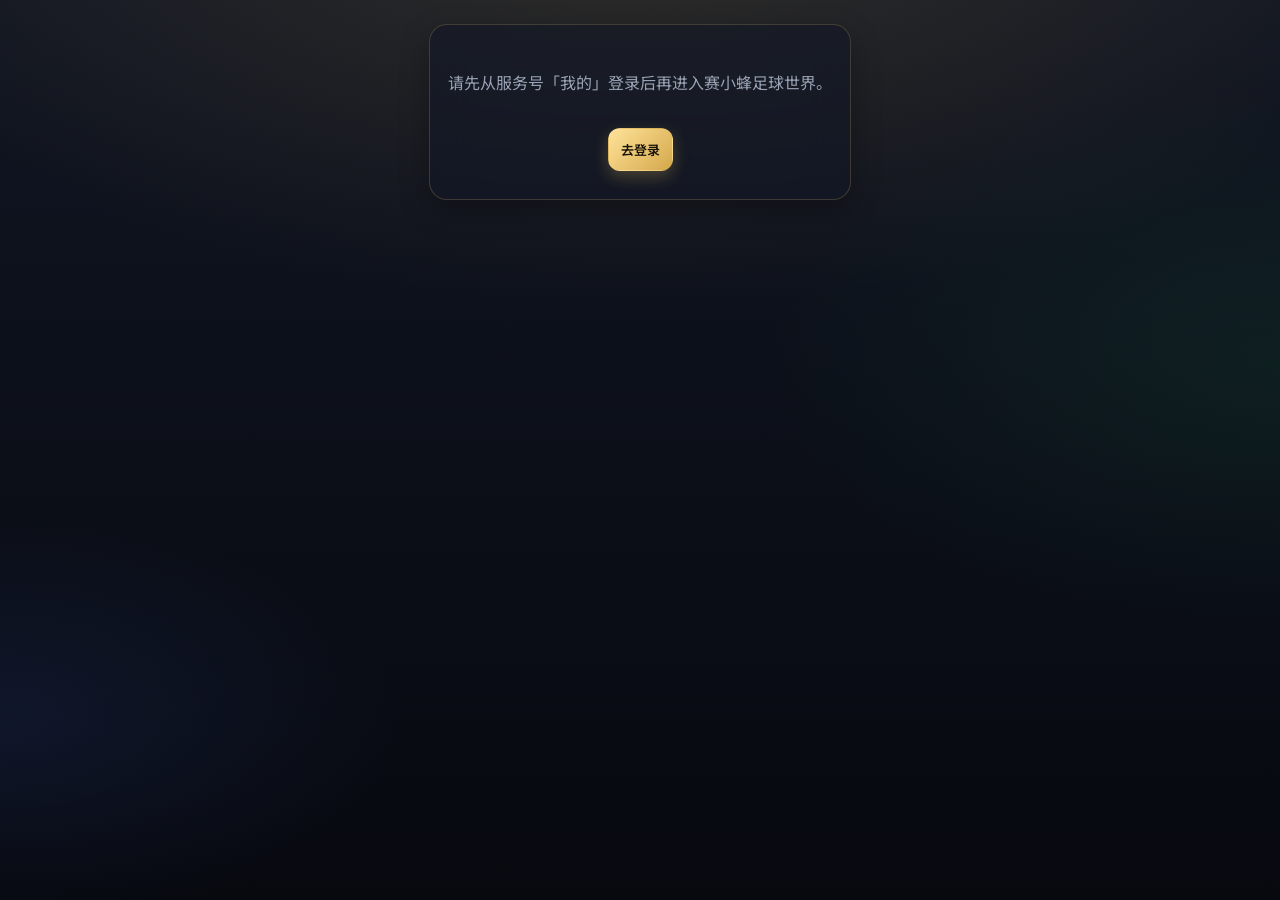
<file: service-account-h5/card-world/index.html>
<!DOCTYPE html>
<html lang="zh-CN">
<head>
  <meta charset="UTF-8" />
  <meta name="viewport" content="width=device-width, initial-scale=1, viewport-fit=cover" />
  <meta name="theme-color" content="#07090f" />
  <title>赛小蜂足球世界</title>
  <link rel="stylesheet" href="css/holo-cosmos.css?v=20261031-init1" />
  <link rel="stylesheet" href="css/app.css?v=20261031-init1" />
</head>
<body>
  <div class="app" hidden>
    <header class="topbar">
      <a class="topbar__back" href="../me.html" aria-label="返回我的">‹</a>
      <img class="topbar__logo" src="assets/player-card-holo/card-world-icon.jpg" alt="赛小蜂" />
      <div class="topbar__title">
        <strong>赛小蜂足球世界</strong>
        <span>我的主卡 · 签约 · 组阵</span>
      </div>
      <span class="badge-free">免费</span>
    </header>

    <!-- 1. 我的主卡 -->
    <section class="view is-active" data-view="main" id="view-main">
      <div class="panel">
        <div class="panel__head">
          <h2>我的主卡</h2>
          <span class="hint">铁栋泽 · 前锋 · #10</span>
        </div>
        <div class="hero-card-wrap">
          <div id="hero-card"></div>
          <p class="foil-tip">轻彩箔光已默认循环；晃鼠标略加强 · 卡面保持清晰</p>
        </div>
        <div class="stats-grid" id="ability-grid" aria-label="核心数据：综合分·出场·进球·荣誉"></div>
        <div class="quick-nav" aria-label="玩法快捷入口">
          <button type="button" class="quick-nav__btn" data-goto="lineup">
            <span class="quick-nav__ico">⚽</span>
            <span class="quick-nav__txt"><strong>去组阵</strong><em>凑齐 5 人发起轻挑战</em></span>
          </button>
          <button type="button" class="quick-nav__btn" data-goto="album">
            <span class="quick-nav__ico">🤝</span>
            <span class="quick-nav__txt"><strong>去签约</strong><em>每日免费收样卡</em></span>
          </button>
        </div>
        <div class="action-row">
          <button type="button" class="btn btn--gold" id="btn-share">分享主卡</button>
          <button type="button" class="btn btn--ghost" id="btn-growth">成长印记</button>
          <button type="button" class="btn btn--ghost" id="btn-gyro">陀螺仪</button>
        </div>
      </div>
      <div class="panel">
        <div class="panel__head">
          <h2>成长印记</h2>
          <span class="hint">按周解锁边框 / 贴纸</span>
        </div>
        <div class="growth-row">
          <div class="stamp"><div class="stamp__icon">🥇</div><div class="stamp__name">熔金边框</div></div>
          <div class="stamp"><div class="stamp__icon">✨</div><div class="stamp__name">首秀贴纸</div></div>
          <div class="stamp is-locked"><div class="stamp__icon">🔒</div><div class="stamp__name">十场出勤</div></div>
          <div class="stamp is-locked"><div class="stamp__icon">🔒</div><div class="stamp__name">破门之夜</div></div>
        </div>
      </div>
    </section>

    <!-- 2. 卡册 / 签约 -->
    <section class="view" data-view="album" id="view-album">
      <div class="panel">
        <div class="meet-card">
          <div class="meet-card__icon">🤝</div>
          <div class="meet-card__body">
            <strong>每日免费签约</strong>
            <span id="meet-remain">今日剩余 1 次</span>
          </div>
          <button type="button" class="btn btn--green" id="btn-meet" style="flex:0 0 auto;min-width:96px">免费签约</button>
        </div>

        <!-- 签约成功引导：默认隐藏，签约后显示 -->
        <div class="meet-success" id="meet-success" hidden>
          <div class="meet-success__badge">✓</div>
          <div class="meet-success__body">
            <strong id="meet-success-title">签约成功</strong>
            <span id="meet-success-desc">新卡已入册，去组阵凑齐 5 人吧</span>
          </div>
          <button type="button" class="btn btn--gold" id="btn-goto-lineup" style="flex:0 0 auto;min-width:96px">去组阵</button>
        </div>

        <div class="album-toolbar">
          <div class="panel__head" style="margin:0">
            <h2>我的卡册</h2>
          </div>
          <p id="album-count-hint">样卡说明 · 网格可点</p>
        </div>

        <!-- 空态（无任何卡时显示；原型默认有样卡） -->
        <div class="album-empty" id="album-empty" hidden>
          <div class="album-empty__ico">📚</div>
          <strong>卡册还是空的</strong>
          <p>点上方「每日免费签约」领取今日样卡；签约成功的卡会出现在这里，用于组阵。</p>
          <p class="album-empty__tip">签约按同城名册发放，结果由服务端计算；样卡可入阵发起轻挑战。</p>
        </div>

        <div class="album-legend" id="album-legend">
          <span class="album-legend__dot album-legend__dot--main"></span> 主卡（你自己）
          <span class="album-legend__dot"></span> 签约样卡（可入阵）
        </div>

        <div class="card-grid" id="card-grid"></div>
      </div>
    </section>

    <!-- 3. 组阵 -->
    <section class="view" data-view="lineup" id="view-lineup">
      <div class="panel">
        <div class="panel__head">
          <h2>5 人阵容</h2>
          <span class="hint">1GK + 4 · 点选占位</span>
        </div>
        <div class="pitch-stage" aria-label="FUT 风格立体球场">
          <div class="pitch">
            <img class="pitch__bg" src="assets/pitch-3d.svg" alt="" />
            <div class="slots slots--fut" id="pitch-slots"></div>
          </div>
        </div>
        <div class="picker" id="picker">
          <div class="panel__head" style="margin-top:4px">
            <h2>选择球员</h2>
            <span class="hint">来自卡册</span>
          </div>
          <div class="picker__list" id="picker-list"></div>
        </div>
        <div class="challenge">
          <div class="challenge__meta">
            <span>本周轻挑战（非排位）</span>
            <strong id="challenge-pct">0%</strong>
          </div>
          <div class="progress"><div class="progress__bar" id="challenge-bar"></div></div>
          <p class="foil-tip" id="challenge-tip" style="margin:8px 0 0;text-align:left">目标：凑齐 5 人（含门将）· 无胜负排名</p>
        </div>
        <div class="action-row">
          <button type="button" class="btn btn--ghost" id="btn-view-report" hidden>查看战报</button>
          <button type="button" class="btn btn--ghost" id="btn-save-lineup">保存阵容</button>
          <button type="button" class="btn btn--gold" id="btn-challenge" disabled>发起轻挑战</button>
        </div>
        <div class="action-row" style="margin-top:8px">
          <button type="button" class="btn btn--ghost" id="btn-battle-log">战报记录</button>
        </div>
        <div class="challenge-banner" id="challenge-banner" hidden>
          <div class="challenge-banner__body">
            <strong id="challenge-banner-title">应战：对方战报</strong>
            <span id="challenge-banner-sub">用当前阵容挑战分享者的阵容 · 不上榜</span>
          </div>
          <button type="button" class="btn btn--gold" id="btn-accept-challenge" style="flex:0 0 auto;min-width:110px">用我的阵容应战</button>
        </div>
      </div>
    </section>

    <nav class="tabbar" aria-label="底部导航">
      <button type="button" class="tab is-active" data-tab="main"><span class="tab__ico">🃏</span>我的主卡</button>
      <button type="button" class="tab" data-tab="album"><span class="tab__ico">📚</span>卡册·签约</button>
      <button type="button" class="tab" data-tab="lineup"><span class="tab__ico">⚽</span>组阵</button>
    </nav>
  </div>

  <!-- 轻对战揭晓：VS → 揭晓 → 战报 -->
  <div class="result-overlay" id="result-overlay" hidden aria-hidden="true">
    <!-- Phase A: 对阵对比 -->
    <div class="battle-phase battle-phase--vs" id="battle-vs" hidden>
      <p class="battle-vs__title">本周轻对战 · 非排位</p>
      <div class="battle-vs__row">
        <div class="battle-side battle-side--mine">
          <div class="battle-side__label">我方</div>
          <div class="battle-side__cards" id="battle-my-cards"></div>
          <div class="battle-side__ovr">综合 <strong id="battle-my-ovr">0</strong></div>
        </div>
        <div class="battle-vs__badge" aria-hidden="true">VS</div>
        <div class="battle-side battle-side--opp">
          <div class="battle-side__label">对手</div>
          <div class="battle-side__cards" id="battle-opp-cards"></div>
          <div class="battle-side__ovr">综合 <strong id="battle-opp-ovr">0</strong></div>
        </div>
      </div>
      <p class="battle-vs__hint">按综合分 + 位置契合揭晓结果 · 不上榜</p>
      <p class="battle-vs__skip" id="battle-vs-skip">轻触跳过</p>
    </div>

    <!-- Phase B: 揭晓动画 -->
    <div class="battle-phase battle-phase--reveal" id="battle-reveal" hidden>
      <div class="battle-reveal__scores">
        <div class="battle-reveal__col">
          <span>我方</span>
          <strong id="battle-score-mine">0</strong>
        </div>
        <div class="battle-reveal__vs">:</div>
        <div class="battle-reveal__col">
          <span>对手</span>
          <strong id="battle-score-opp">0</strong>
        </div>
      </div>
      <div class="battle-reveal__word" id="battle-result-word">胜</div>
      <p class="battle-reveal__comment" id="battle-comment">前场压制奏效</p>
    </div>

    <!-- Phase C: 战报面板 -->
    <div class="result-panel" id="battle-report" role="dialog" aria-labelledby="result-title" hidden>
      <div class="result-panel__glow" aria-hidden="true"></div>
      <p class="result-panel__eyebrow">本周轻对战 · 非排位</p>
      <h2 id="result-title">本场战报 <span class="result-badge-inline" id="result-outcome-badge">胜</span></h2>
      <p class="result-panel__sub" id="result-sub">比分 0–0 · 不上榜</p>

      <div class="result-scoreboard" aria-label="比分">
        <div class="result-scoreboard__side">
          <span>我方</span>
          <strong id="report-my-score">0</strong>
        </div>
        <div class="result-scoreboard__mid">–</div>
        <div class="result-scoreboard__side">
          <span>对手</span>
          <strong id="report-opp-score">0</strong>
        </div>
      </div>
      <p class="result-comment" id="report-comment">前场压制奏效</p>

      <div class="result-badges" id="result-badges">
        <div class="result-badge is-earned">
          <div class="result-badge__ico">🏅</div>
          <div class="result-badge__name">首阵成型</div>
          <div class="result-badge__desc">凑齐 5 人</div>
        </div>
        <div class="result-badge is-earned">
          <div class="result-badge__ico">🧤</div>
          <div class="result-badge__name">门将就位</div>
          <div class="result-badge__desc">GK 占位</div>
        </div>
        <div class="result-badge is-earned">
          <div class="result-badge__ico">✨</div>
          <div class="result-badge__name">轻挑战章</div>
          <div class="result-badge__desc">本周 mock</div>
        </div>
      </div>

      <p class="result-note">不排行、不掉卡 · 只留本场战报</p>

      <div class="action-row result-actions" id="result-actions-live">
        <button type="button" class="btn btn--gold" id="btn-share-lineup">分享战报</button>
        <button type="button" class="btn btn--ghost" id="btn-invite-challenge">邀请应战</button>
        <button type="button" class="btn btn--ghost" id="btn-open-log-from-report">战报记录</button>
        <button type="button" class="btn btn--ghost" id="btn-replay">再战一局</button>
        <button type="button" class="btn btn--ghost" id="btn-result-close">继续调整</button>
      </div>
      <div class="action-row result-actions" id="result-actions-history" hidden>
        <button type="button" class="btn btn--gold" id="btn-share-history">分享战报</button>
        <button type="button" class="btn btn--ghost" id="btn-invite-history">邀请应战</button>
        <button type="button" class="btn btn--ghost" id="btn-history-close">关闭</button>
      </div>
    </div>
  </div>

  <!-- 战报记录 sheet -->
  <div class="blog-overlay" id="blog-overlay" hidden aria-hidden="true">
    <div class="blog-sheet" role="dialog" aria-labelledby="blog-title">
      <div class="blog-sheet__head">
        <h2 id="blog-title">战报记录</h2>
        <button type="button" class="blog-sheet__close" id="btn-blog-close" aria-label="关闭">×</button>
      </div>
      <p class="blog-sheet__tip">不上榜 · 不掉卡 · 可分享邀人应战</p>
      <div class="blog-empty" id="blog-empty" hidden>
        <div class="blog-empty__ico">📜</div>
        <strong>还没有战报 · 组齐阵容发起轻挑战</strong>
      </div>
      <div class="blog-list" id="blog-list"></div>
    </div>
  </div>

  <div class="meet-reveal" id="meet-reveal" aria-live="polite">
    <div class="meet-reveal__title" id="meet-reveal-title">每日免费签约</div>
    <div class="meet-reveal__stage">
      <div class="meet-pack" id="meet-pack">
        <div class="meet-pack__half meet-pack__half--top"><div class="meet-pack__face"></div></div>
        <div class="meet-pack__half meet-pack__half--bot"><div class="meet-pack__face"></div></div>
        <div class="meet-pack__face meet-pack__whole" id="meet-pack-whole">
          <div class="meet-pack__brand"><strong>赛小蜂</strong><span>档案卡</span></div>
        </div>
        <div class="meet-pack__cutter"></div>
        <div class="meet-pack__tear"></div>
      </div>
      <div class="meet-card3d" id="meet-card3d">
        <div class="meet-card3d__flip" id="meet-reveal-flip">
          <div class="meet-card3d__back">赛小蜂</div>
          <div class="meet-card3d__front"><img src="assets/tie-dongze-card.png" alt="" id="meet-reveal-img" /><div class="meet-card3d__foil" id="meet-foil"></div></div>
        </div>
      </div>
      <div class="meet-reveal__rays" id="meet-rays"></div>
    </div>
    <div class="meet-reveal__sub" id="meet-reveal-sub">档案展开 · 翻开箔光</div>
    <button type="button" class="btn btn--gold" id="meet-reveal-close" style="min-width:160px;display:none">收入卡册</button>
  </div>
  <div class="toast" id="toast" role="status"></div>

  <script src="js/holo.js?v=20261031-init1"></script>
  <script src="js/api.js?v=20261031-init1"></script>
  <script src="js/app.js?v=20261031-init1"></script>
</body>
</html>
</file>
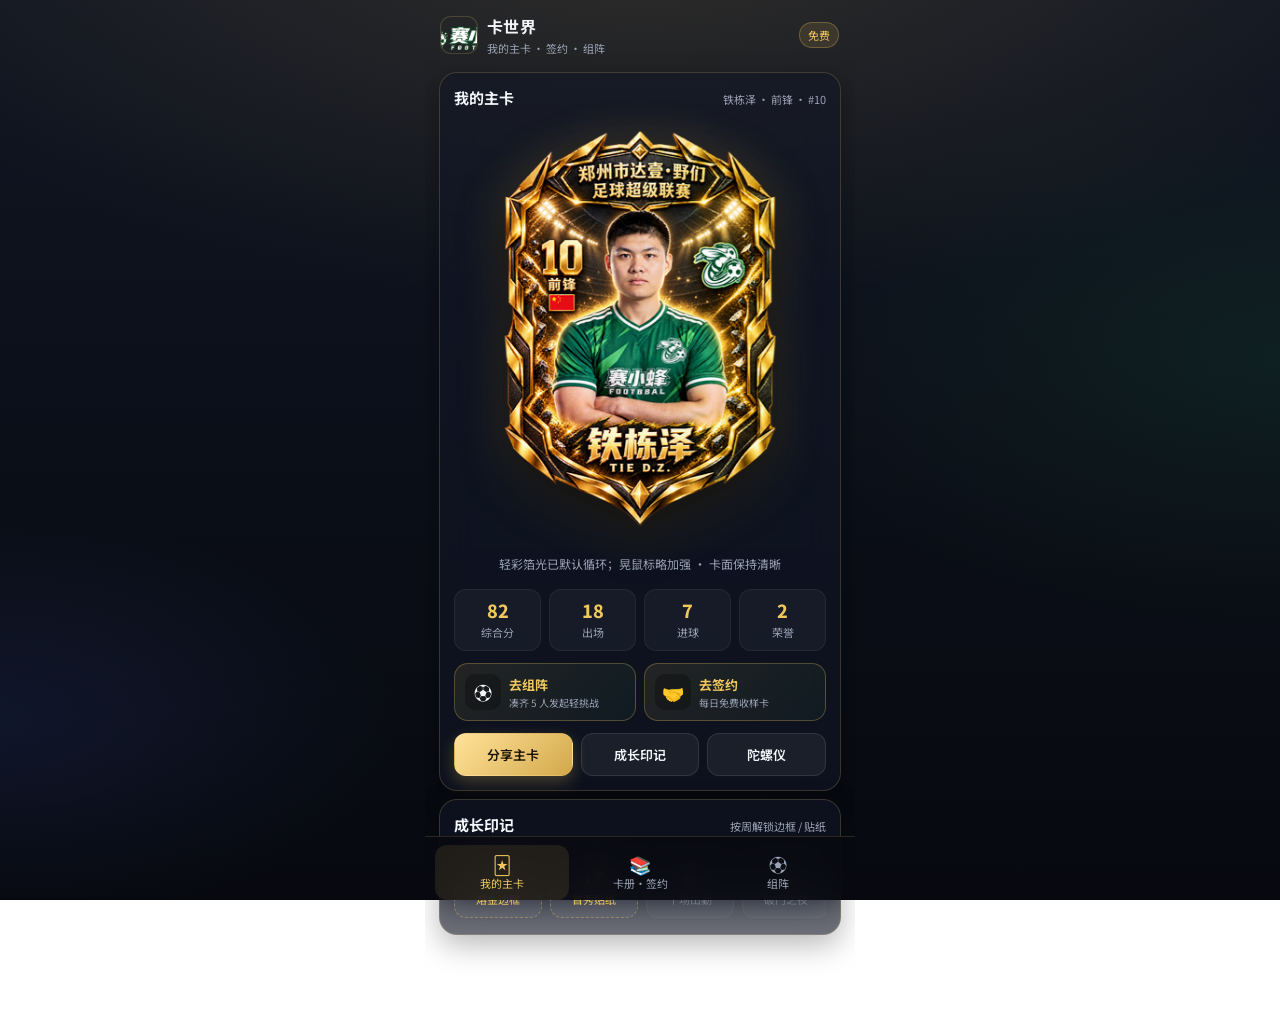
<file: 卡世界落地包/落地包-卡世界小程序/h5-原型/index.html>
<!DOCTYPE html>
<html lang="zh-CN">
<head>
  <meta charset="UTF-8" />
  <meta name="viewport" content="width=device-width, initial-scale=1, viewport-fit=cover" />
  <meta name="theme-color" content="#07090f" />
  <title>卡世界｜赛小蜂足球</title>
  <link rel="stylesheet" href="css/holo-cosmos.css" />
  <link rel="stylesheet" href="css/app.css" />
  <script src="https://mcp.figma.com/mcp/html-to-design/capture.js" async></script>
</head>
<body>
  <div class="app">
    <header class="topbar">
      <img class="topbar__logo" src="assets/logo-saixiaofeng.png" alt="赛小蜂" />
      <div class="topbar__title">
        <strong>卡世界</strong>
        <span>我的主卡 · 签约 · 组阵</span>
      </div>
      <span class="badge-free">免费</span>
    </header>

    <!-- 1. 我的主卡 -->
    <section class="view is-active" data-view="main" id="view-main">
      <div class="panel">
        <div class="panel__head">
          <h2>我的主卡</h2>
          <span class="hint">铁栋泽 · 前锋 · #10</span>
        </div>
        <div class="hero-card-wrap">
          <div id="hero-card"></div>
          <p class="foil-tip">轻彩箔光已默认循环；晃鼠标略加强 · 卡面保持清晰</p>
        </div>
        <div class="stats-grid" id="ability-grid" aria-label="核心数据：综合分·出场·进球·荣誉"></div>
        <div class="quick-nav" aria-label="玩法快捷入口">
          <button type="button" class="quick-nav__btn" data-goto="lineup">
            <span class="quick-nav__ico">⚽</span>
            <span class="quick-nav__txt"><strong>去组阵</strong><em>凑齐 5 人发起轻挑战</em></span>
          </button>
          <button type="button" class="quick-nav__btn" data-goto="album">
            <span class="quick-nav__ico">🤝</span>
            <span class="quick-nav__txt"><strong>去签约</strong><em>每日免费收样卡</em></span>
          </button>
        </div>
        <div class="action-row">
          <button type="button" class="btn btn--gold" id="btn-share">分享主卡</button>
          <button type="button" class="btn btn--ghost" id="btn-growth">成长印记</button>
          <button type="button" class="btn btn--ghost" id="btn-gyro">陀螺仪</button>
        </div>
      </div>
      <div class="panel">
        <div class="panel__head">
          <h2>成长印记</h2>
          <span class="hint">按周解锁边框 / 贴纸</span>
        </div>
        <div class="growth-row">
          <div class="stamp"><div class="stamp__icon">🥇</div><div class="stamp__name">熔金边框</div></div>
          <div class="stamp"><div class="stamp__icon">✨</div><div class="stamp__name">首秀贴纸</div></div>
          <div class="stamp is-locked"><div class="stamp__icon">🔒</div><div class="stamp__name">十场出勤</div></div>
          <div class="stamp is-locked"><div class="stamp__icon">🔒</div><div class="stamp__name">破门之夜</div></div>
        </div>
      </div>
    </section>

    <!-- 2. 卡册 / 签约 -->
    <section class="view" data-view="album" id="view-album">
      <div class="panel">
        <div class="meet-card">
          <div class="meet-card__icon">🤝</div>
          <div class="meet-card__body">
            <strong>每日免费签约</strong>
            <span id="meet-remain">今日剩余 1 次</span>
          </div>
          <button type="button" class="btn btn--green" id="btn-meet" style="flex:0 0 auto;min-width:96px">免费签约</button>
        </div>

        <!-- 签约成功引导：默认隐藏，签约后显示 -->
        <div class="meet-success" id="meet-success" hidden>
          <div class="meet-success__badge">✓</div>
          <div class="meet-success__body">
            <strong id="meet-success-title">签约成功</strong>
            <span id="meet-success-desc">新卡已入册，去组阵凑齐 5 人吧</span>
          </div>
          <button type="button" class="btn btn--gold" id="btn-goto-lineup" style="flex:0 0 auto;min-width:96px">去组阵</button>
        </div>

        <div class="album-toolbar">
          <div class="panel__head" style="margin:0">
            <h2>我的卡册</h2>
          </div>
          <p id="album-count-hint">样卡说明 · 网格可点</p>
        </div>

        <!-- 空态（无任何卡时显示；原型默认有样卡） -->
        <div class="album-empty" id="album-empty" hidden>
          <div class="album-empty__ico">📚</div>
          <strong>卡册还是空的</strong>
          <p>点上方「免费签约」领取今日样卡；签约成功的卡会出现在这里，用于组阵。</p>
          <p class="album-empty__tip">样卡 = 本地 mock 球员卡（共用主卡图），仅演示收集与组阵闭环，非真实交易。</p>
        </div>

        <div class="album-legend" id="album-legend">
          <span class="album-legend__dot album-legend__dot--main"></span> 主卡（你自己）
          <span class="album-legend__dot"></span> 签约样卡（可入阵）
        </div>

        <div class="card-grid" id="card-grid"></div>
      </div>
    </section>

    <!-- 3. 组阵 -->
    <section class="view" data-view="lineup" id="view-lineup">
      <div class="panel">
        <div class="panel__head">
          <h2>5 人阵容</h2>
          <span class="hint">1GK + 4 · 点选占位</span>
        </div>
        <div class="pitch-stage" aria-label="FUT 风格立体球场">
          <div class="pitch">
            <img class="pitch__bg" src="assets/pitch-3d.svg" alt="" />
            <div class="slots slots--fut" id="pitch-slots"></div>
          </div>
        </div>
        <div class="picker" id="picker">
          <div class="panel__head" style="margin-top:4px">
            <h2>选择球员</h2>
            <span class="hint">来自卡册</span>
          </div>
          <div class="picker__list" id="picker-list"></div>
        </div>
        <div class="challenge">
          <div class="challenge__meta">
            <span>本周轻挑战（非排位）</span>
            <strong id="challenge-pct">0%</strong>
          </div>
          <div class="progress"><div class="progress__bar" id="challenge-bar"></div></div>
          <p class="foil-tip" id="challenge-tip" style="margin:8px 0 0;text-align:left">目标：凑齐 5 人（含门将）· 无胜负排名</p>
        </div>
        <div class="action-row">
          <button type="button" class="btn btn--ghost" id="btn-view-report" hidden>查看战报</button>
          <button type="button" class="btn btn--ghost" id="btn-save-lineup">保存阵容</button>
          <button type="button" class="btn btn--gold" id="btn-challenge" disabled>发起轻挑战</button>
        </div>
        <div class="action-row" style="margin-top:8px">
          <button type="button" class="btn btn--ghost" id="btn-battle-log">战报记录</button>
        </div>
        <div class="challenge-banner" id="challenge-banner" hidden>
          <div class="challenge-banner__body">
            <strong id="challenge-banner-title">应战：对方战报</strong>
            <span id="challenge-banner-sub">用当前阵容挑战分享者的阵容 · 不上榜</span>
          </div>
          <button type="button" class="btn btn--gold" id="btn-accept-challenge" style="flex:0 0 auto;min-width:110px">用我的阵容应战</button>
        </div>
      </div>
    </section>

    <nav class="tabbar" aria-label="底部导航">
      <button type="button" class="tab is-active" data-tab="main"><span class="tab__ico">🃏</span>我的主卡</button>
      <button type="button" class="tab" data-tab="album"><span class="tab__ico">📚</span>卡册·签约</button>
      <button type="button" class="tab" data-tab="lineup"><span class="tab__ico">⚽</span>组阵</button>
    </nav>
  </div>

  <!-- 轻对战揭晓：VS → 揭晓 → 战报 -->
  <div class="result-overlay" id="result-overlay" hidden aria-hidden="true">
    <!-- Phase A: 对阵对比 -->
    <div class="battle-phase battle-phase--vs" id="battle-vs" hidden>
      <p class="battle-vs__title">本周轻对战 · 非排位</p>
      <div class="battle-vs__row">
        <div class="battle-side battle-side--mine">
          <div class="battle-side__label">我方</div>
          <div class="battle-side__cards" id="battle-my-cards"></div>
          <div class="battle-side__ovr">综合 <strong id="battle-my-ovr">0</strong></div>
        </div>
        <div class="battle-vs__badge" aria-hidden="true">VS</div>
        <div class="battle-side battle-side--opp">
          <div class="battle-side__label">对手</div>
          <div class="battle-side__cards" id="battle-opp-cards"></div>
          <div class="battle-side__ovr">综合 <strong id="battle-opp-ovr">0</strong></div>
        </div>
      </div>
      <p class="battle-vs__hint">按综合分 + 位置契合揭晓结果 · 不上榜</p>
      <p class="battle-vs__skip" id="battle-vs-skip">轻触跳过</p>
    </div>

    <!-- Phase B: 揭晓动画 -->
    <div class="battle-phase battle-phase--reveal" id="battle-reveal" hidden>
      <div class="battle-reveal__scores">
        <div class="battle-reveal__col">
          <span>我方</span>
          <strong id="battle-score-mine">0</strong>
        </div>
        <div class="battle-reveal__vs">:</div>
        <div class="battle-reveal__col">
          <span>对手</span>
          <strong id="battle-score-opp">0</strong>
        </div>
      </div>
      <div class="battle-reveal__word" id="battle-result-word">胜</div>
      <p class="battle-reveal__comment" id="battle-comment">前场压制奏效</p>
    </div>

    <!-- Phase C: 战报面板 -->
    <div class="result-panel" id="battle-report" role="dialog" aria-labelledby="result-title" hidden>
      <div class="result-panel__glow" aria-hidden="true"></div>
      <p class="result-panel__eyebrow">本周轻对战 · 非排位</p>
      <h2 id="result-title">本场战报 <span class="result-badge-inline" id="result-outcome-badge">胜</span></h2>
      <p class="result-panel__sub" id="result-sub">比分 0–0 · 不上榜</p>

      <div class="result-scoreboard" aria-label="比分">
        <div class="result-scoreboard__side">
          <span>我方</span>
          <strong id="report-my-score">0</strong>
        </div>
        <div class="result-scoreboard__mid">–</div>
        <div class="result-scoreboard__side">
          <span>对手</span>
          <strong id="report-opp-score">0</strong>
        </div>
      </div>
      <p class="result-comment" id="report-comment">前场压制奏效</p>

      <div class="result-badges" id="result-badges">
        <div class="result-badge is-earned">
          <div class="result-badge__ico">🏅</div>
          <div class="result-badge__name">首阵成型</div>
          <div class="result-badge__desc">凑齐 5 人</div>
        </div>
        <div class="result-badge is-earned">
          <div class="result-badge__ico">🧤</div>
          <div class="result-badge__name">门将就位</div>
          <div class="result-badge__desc">GK 占位</div>
        </div>
        <div class="result-badge is-earned">
          <div class="result-badge__ico">✨</div>
          <div class="result-badge__name">轻挑战章</div>
          <div class="result-badge__desc">本周 mock</div>
        </div>
      </div>

      <p class="result-note">不排行、不掉卡 · 只留本场战报</p>

      <div class="action-row result-actions" id="result-actions-live">
        <button type="button" class="btn btn--gold" id="btn-share-lineup">分享战报</button>
        <button type="button" class="btn btn--ghost" id="btn-invite-challenge">邀请应战</button>
        <button type="button" class="btn btn--ghost" id="btn-open-log-from-report">战报记录</button>
        <button type="button" class="btn btn--ghost" id="btn-replay">再战一局</button>
        <button type="button" class="btn btn--ghost" id="btn-result-close">继续调整</button>
      </div>
      <div class="action-row result-actions" id="result-actions-history" hidden>
        <button type="button" class="btn btn--gold" id="btn-share-history">分享战报</button>
        <button type="button" class="btn btn--ghost" id="btn-invite-history">邀请应战</button>
        <button type="button" class="btn btn--ghost" id="btn-history-close">关闭</button>
      </div>
    </div>
  </div>

  <!-- 战报记录 sheet -->
  <div class="blog-overlay" id="blog-overlay" hidden aria-hidden="true">
    <div class="blog-sheet" role="dialog" aria-labelledby="blog-title">
      <div class="blog-sheet__head">
        <h2 id="blog-title">战报记录</h2>
        <button type="button" class="blog-sheet__close" id="btn-blog-close" aria-label="关闭">×</button>
      </div>
      <p class="blog-sheet__tip">不上榜 · 不掉卡 · 可分享邀人应战</p>
      <div class="blog-empty" id="blog-empty" hidden>
        <div class="blog-empty__ico">📜</div>
        <strong>还没有战报 · 组齐阵容发起轻挑战</strong>
      </div>
      <div class="blog-list" id="blog-list"></div>
    </div>
  </div>

  <div class="meet-reveal" id="meet-reveal" aria-live="polite">
    <div class="meet-reveal__title" id="meet-reveal-title">免费签约</div>
    <div class="meet-reveal__stage">
      <div class="meet-pack" id="meet-pack">
        <div class="meet-pack__half meet-pack__half--top"><div class="meet-pack__face"></div></div>
        <div class="meet-pack__half meet-pack__half--bot"><div class="meet-pack__face"></div></div>
        <div class="meet-pack__face meet-pack__whole" id="meet-pack-whole">
          <div class="meet-pack__brand"><strong>赛小蜂</strong><span>签约卡</span></div>
        </div>
        <div class="meet-pack__cutter"></div>
        <div class="meet-pack__tear"></div>
      </div>
      <div class="meet-card3d" id="meet-card3d">
        <div class="meet-card3d__flip" id="meet-reveal-flip">
          <div class="meet-card3d__back">赛小蜂</div>
          <div class="meet-card3d__front"><img src="assets/tie-dongze-card.png" alt="" id="meet-reveal-img" /><div class="meet-card3d__foil" id="meet-foil"></div></div>
        </div>
      </div>
      <div class="meet-reveal__rays" id="meet-rays"></div>
    </div>
    <div class="meet-reveal__sub" id="meet-reveal-sub">撕包 · 翻开箔光</div>
    <button type="button" class="btn btn--gold" id="meet-reveal-close" style="min-width:160px;display:none">收入卡册</button>
  </div>
  <div class="toast" id="toast" role="status"></div>

  <script src="js/holo.js"></script>
  <script src="js/app.js"></script>
</body>
</html>
</file>
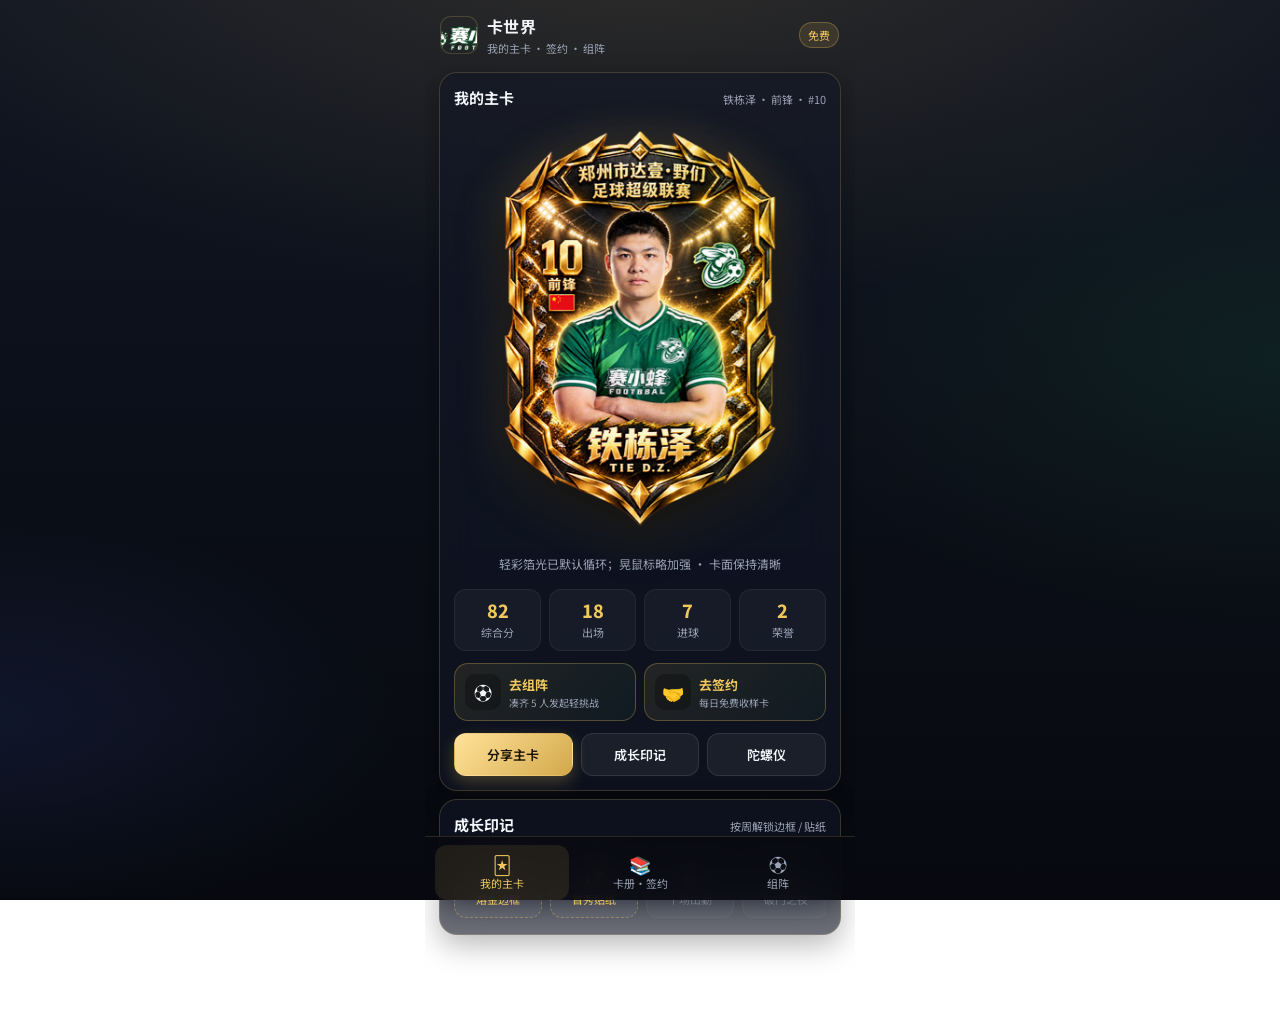
<file: 卡世界落地包/落地包-卡世界小程序/h5-原型/card-world.html>
<!doctype html>
<html lang="zh-CN">
<head>
  <meta charset="UTF-8">
  <meta http-equiv="refresh" content="0;url=./index.html">
  <title>卡世界</title>
  <script>location.replace('./index.html');</script>
</head>
<body>
  <p><a href="./index.html">进入卡世界主页</a></p>
</body>
</html>
</file>
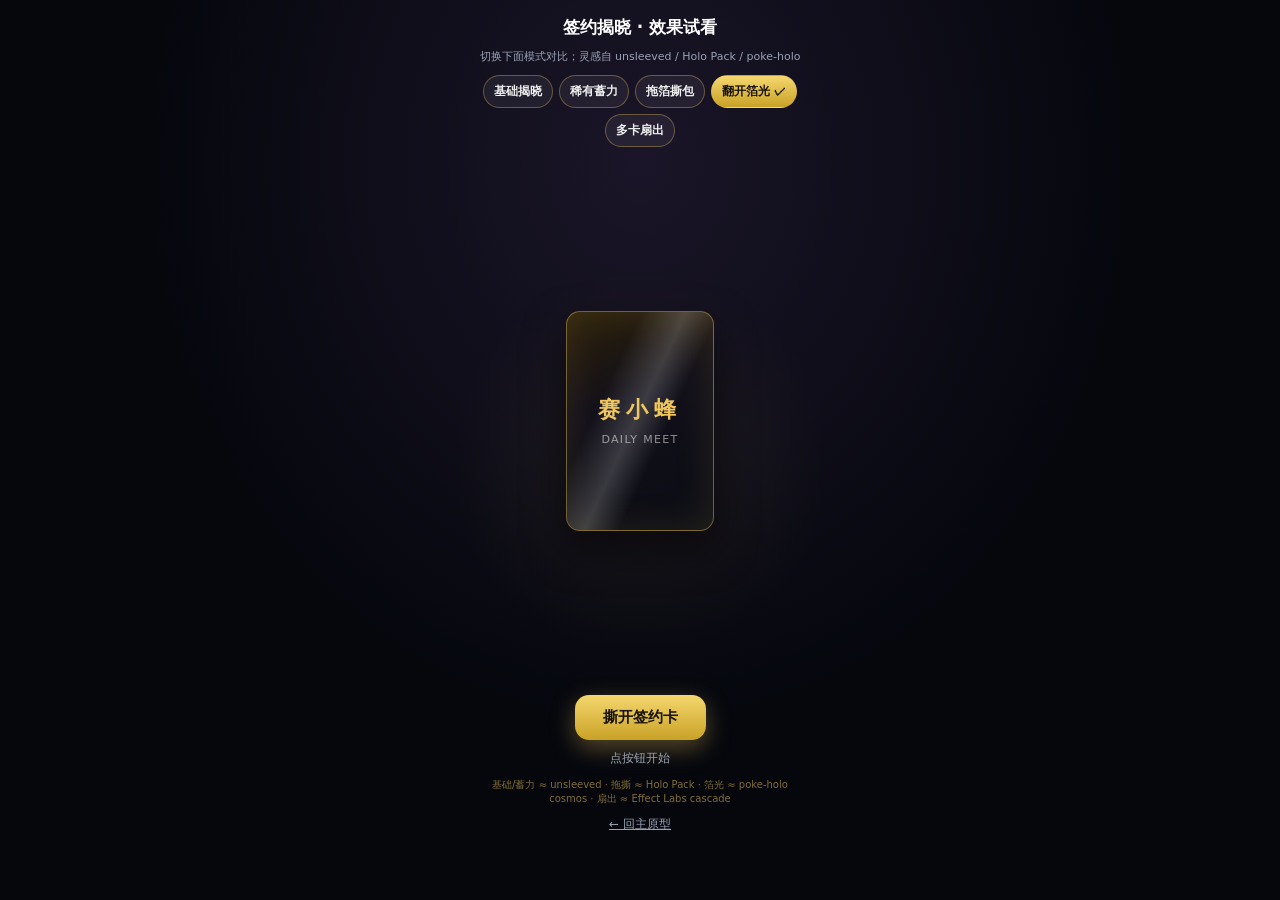
<file: 卡世界落地包/落地包-卡世界小程序/h5-原型/meet-anim-demo.html>
<!DOCTYPE html>
<html lang="zh-CN">
<head>
<meta charset="UTF-8" />
<meta name="viewport" content="width=device-width, initial-scale=1, viewport-fit=cover, user-scalable=no" />
<title>签约揭晓 · 效果试看</title>
<style>
*{box-sizing:border-box;margin:0;padding:0;-webkit-tap-highlight-color:transparent}
:root{--gold:#f0c75e;--bg:#05070d}
body{
  min-height:100vh;background:radial-gradient(ellipse at 50% 18%,#1a1528 0%,var(--bg) 55%);
  color:#fff;font-family:"Noto Sans SC",system-ui,sans-serif;
  display:flex;flex-direction:column;align-items:center;padding:16px 12px 36px;gap:10px;
}
h1{font-size:17px;font-weight:800}
.sub{font-size:11px;color:#9aa3b5;text-align:center;max-width:340px;line-height:1.45}
.modes{
  display:flex;flex-wrap:wrap;gap:6px;justify-content:center;max-width:360px;
}
.modes button{
  appearance:none;border:1px solid rgba(240,199,94,.35);background:rgba(255,255,255,.06);
  color:#eee;font-size:12px;padding:7px 10px;border-radius:999px;cursor:pointer;font-weight:600;
}
.modes button.on{background:linear-gradient(180deg,#f5d76e,#c9a227);color:#1a1408;border-color:transparent}
.scene{
  position:relative;width:min(94vw,360px);height:520px;margin-top:4px;
  display:flex;align-items:center;justify-content:center;
  overflow:hidden;border-radius:20px;
  background:radial-gradient(circle at 50% 58%,rgba(240,199,94,.07),transparent 55%);
  touch-action:none;
}
.scene.dim::after{
  content:"";position:absolute;inset:0;background:rgba(4,5,14,.58);pointer-events:none;z-index:2;
  animation:fadeIn .35s forwards;
}
@keyframes fadeIn{to{opacity:1}}

/* PACK */
.pack{position:relative;width:148px;height:220px;z-index:5;transform-style:preserve-3d}
.pack.shake{animation:packShake .5s ease}
.pack.charge{animation:packCharge .9s ease-in-out}
@keyframes packShake{
  0%,100%{transform:translateX(0) rotate(0)}
  20%{transform:translateX(-7px) rotate(-2.5deg)}
  40%{transform:translateX(8px) rotate(2.5deg)}
  60%{transform:translateX(-5px) rotate(-1.5deg)}
  80%{transform:translateX(4px) rotate(1deg)}
}
@keyframes packCharge{
  0%,100%{transform:scale(1);filter:drop-shadow(0 0 0 transparent)}
  40%{transform:scale(1.06);filter:drop-shadow(0 0 22px rgba(240,199,94,.85))}
  70%{transform:scale(.98)}
}
.pack-face{
  position:absolute;inset:0;border-radius:14px;overflow:hidden;
  background:linear-gradient(160deg,#2a1f0a 0%,#12101a 40%,#0a0c14 100%);
  border:1px solid rgba(240,199,94,.45);
  box-shadow:0 18px 40px rgba(0,0,0,.55),inset 0 0 40px rgba(240,199,94,.12);
}
.pack-face::before{
  content:"";position:absolute;inset:0;
  background:linear-gradient(115deg,transparent 30%,rgba(255,255,255,.18) 48%,transparent 62%);
  animation:sheen 3.5s ease-in-out infinite;
}
@keyframes sheen{0%,100%{transform:translateX(-40%)}50%{transform:translateX(40%)}}
.pack-brand{
  position:absolute;inset:0;display:flex;flex-direction:column;align-items:center;justify-content:center;gap:8px;z-index:2;
}
.pack-brand strong{font-size:22px;letter-spacing:.28em;color:var(--gold)}
.pack-brand span{font-size:11px;color:#fff8;letter-spacing:.12em}
#packWhole{z-index:10}
.half{position:absolute;left:0;right:0;overflow:hidden;pointer-events:none;opacity:0}
.pack.is-ripping .half,.pack.is-split .half{opacity:1}
.half .pack-face{position:relative;width:100%}
.half-top{top:0;height:18%;z-index:6;transform-origin:50% 100%}
.half-bot{bottom:0;height:82%;z-index:5;transform-origin:50% 0%}
.half-top .pack-face{height:220px}
.half-bot .pack-face{height:220px;margin-top:-18%}
.cutter{
  position:absolute;top:18%;left:-8%;width:10px;height:10px;border-radius:50%;
  background:#fff;box-shadow:0 0 12px 4px #f0c75e,-20px 0 18px 2px rgba(240,199,94,.55);
  opacity:0;z-index:8;
}
.tearline{
  position:absolute;top:18%;left:6%;right:6%;height:2px;
  background:linear-gradient(90deg,transparent,#f0c75e,transparent);
  transform:scaleX(0);transform-origin:left;opacity:0;z-index:7;
}
.pack.is-ripping .cutter{animation:cut .45s ease-out forwards}
.pack.is-ripping .tearline{animation:tear .45s ease-out forwards}
@keyframes cut{0%{opacity:0;left:-8%}20%{opacity:1}100%{opacity:0;left:102%}}
@keyframes tear{0%{opacity:0;transform:scaleX(0)}40%{opacity:1}100%{opacity:.3;transform:scaleX(1)}}
.pack.is-split .half-top{animation:flyTop .9s ease-in forwards}
.pack.is-split .half-bot{animation:flyBot .85s ease-in forwards}
.pack.is-gone{opacity:0!important;visibility:hidden;pointer-events:none;transition:opacity .25s}
@keyframes flyTop{to{transform:translate(-40px,-70px) rotate(-18deg);opacity:0}}
@keyframes flyBot{to{transform:translate(30px,90px) rotate(12deg);opacity:0}}

/* Drag foil strip */
.foil-strip{
  display:none;position:absolute;left:8%;right:8%;top:14%;height:28px;z-index:12;
  border-radius:6px;cursor:grab;touch-action:none;
  background:linear-gradient(90deg,#c9a227,#f5e6a3 40%,#c9a227 70%,#f0c75e);
  box-shadow:0 2px 10px rgba(240,199,94,.45),inset 0 1px 0 rgba(255,255,255,.45);
  color:#1a1408;font-size:11px;font-weight:800;letter-spacing:.08em;
  display:none;align-items:center;justify-content:center;
}
.mode-drag .foil-strip{display:flex}
.foil-strip.dragging{cursor:grabbing;opacity:.95}
.foil-hint{display:none;position:absolute;top:46%;font-size:12px;color:#f0c75e;z-index:12;pointer-events:none}
.mode-drag .foil-hint{display:block}

/* CARD(s) */
.card3d{
  position:absolute;width:min(78vw,300px);height:min(112vw,430px);z-index:4;
  perspective:1000px;opacity:0;pointer-events:none;
}
.card3d.show{opacity:1;pointer-events:auto}
.card3d.pop{animation:cardOut .7s cubic-bezier(.2,1.2,.3,1) forwards}
@keyframes cardOut{
  0%{transform:translateY(40px) scale(.4);opacity:0}
  100%{transform:translateY(-20px) scale(1);opacity:1}
}
.flip{
  width:100%;height:100%;position:relative;transform-style:preserve-3d;
  transition:transform .65s cubic-bezier(.2,.8,.2,1);
}
.card3d.flipped .flip{transform:rotateY(180deg)}
.face{position:absolute;inset:0;backface-visibility:hidden;border-radius:12px}
.face-back{
  background:linear-gradient(145deg,#3a2a0c,#0c1018);
  border:2px solid rgba(240,199,94,.7);
  display:flex;align-items:center;justify-content:center;
  box-shadow:0 0 28px rgba(240,199,94,.35);
}
.face-back span{font-size:18px;font-weight:800;color:var(--gold);letter-spacing:.2em}
.face-front{transform:rotateY(180deg);filter:drop-shadow(0 18px 28px rgba(0,0,0,.7));overflow:hidden}
.face-front img{width:100%;height:100%;object-fit:contain;display:block}
.card3d.foil-on{z-index:8}
.card3d.glow::before{
  content:"";position:absolute;inset:-30%;z-index:-1;border-radius:50%;
  background:radial-gradient(circle,rgba(240,199,94,.55),transparent 65%);
  animation:pulse 1.6s ease-in-out infinite;
}
@keyframes pulse{0%,100%{opacity:.45;transform:scale(.95)}50%{opacity:1;transform:scale(1.08)}}

/* cosmos foil overlay on front */
.foil{
  position:absolute;inset:0;border-radius:12px;pointer-events:none;opacity:0;mix-blend-mode:color-dodge;
  background:
    radial-gradient(circle at var(--mx,50%) var(--my,40%),rgba(255,180,255,.55),transparent 42%),
    radial-gradient(circle at calc(var(--mx,50%) + 20%) calc(var(--my,40%) + 15%),rgba(120,220,255,.4),transparent 38%),
    linear-gradient(115deg,transparent 30%,rgba(255,255,255,.35) 48%,transparent 62%);
  transition:opacity .3s;
}
.card3d.foil-on .foil{opacity:.85}
/* tilt the whole card shell — never re-rotate .face-front or backface hides it */
.card3d.foil-on.show{
  transform:translateY(-20px) scale(1) rotateX(var(--rx,0deg)) rotateY(var(--ry,0deg));
  transition:transform .08s linear;
}

/* cascade fan */
.fan{position:absolute;inset:0;display:none;align-items:center;justify-content:center;z-index:4;pointer-events:none}
.mode-fan .fan{display:flex}
.fan .card3d{position:absolute;opacity:0}
.fan .card3d.show{opacity:1}

.rays{position:absolute;inset:0;pointer-events:none;opacity:0;z-index:3}
.rays.on{opacity:1}
.rays span{
  position:absolute;left:50%;top:50%;width:4px;height:160px;margin-left:-2px;margin-top:-160px;
  background:linear-gradient(to top,transparent,rgba(240,199,94,.7));
  transform-origin:bottom center;opacity:0;
}
.rays.on span{animation:ray .9s ease-out forwards}
@keyframes ray{0%{opacity:0;transform:rotate(var(--r)) scaleY(.2)}40%{opacity:1}100%{opacity:0;transform:rotate(var(--r)) scaleY(1.4)}}
.confetti{position:absolute;inset:0;pointer-events:none;overflow:hidden;z-index:3}
.bit{position:absolute;width:8px;height:8px;border-radius:2px;top:45%;left:50%;opacity:0}
.bit.go{animation:bitFly 1.1s ease-out forwards}
@keyframes bitFly{
  0%{opacity:1;transform:translate(0,0) rotate(0) scale(1)}
  100%{opacity:0;transform:translate(var(--x),var(--y)) rotate(var(--rot)) scale(.4)}
}

.btn{
  appearance:none;border:none;border-radius:14px;padding:13px 28px;
  font-size:15px;font-weight:800;cursor:pointer;margin-top:4px;
  background:linear-gradient(180deg,#f5d76e,#c9a227);color:#1a1408;
  box-shadow:0 8px 24px rgba(240,199,94,.35);
}
.btn:disabled{opacity:.5;cursor:default}
.hint{font-size:12px;color:#9aa3b5;min-height:18px;text-align:center}
a{color:#9aa3b5;font-size:12px}
.credit{font-size:10px;color:#f0c75e88;text-align:center;max-width:320px;line-height:1.4}
</style>
</head>
<body>
  <h1>签约揭晓 · 效果试看</h1>
  <p class="sub">切换下面模式对比；灵感自 unsleeved / Holo Pack / poke-holo</p>
  <div class="modes" id="modes">
    <button type="button" data-mode="base">基础揭晓</button>
    <button type="button" data-mode="charge">稀有蓄力</button>
    <button type="button" data-mode="drag">拖箔撕包</button>
    <button type="button" data-mode="foil" class="on">翻开箔光 ✓</button>
    <button type="button" data-mode="fan">多卡扇出</button>
  </div>
  <div class="scene" id="scene">
    <div class="rays" id="rays"></div>
    <div class="confetti" id="confetti"></div>
    <div class="foil-hint" id="foilHint">← 拖金色箔条撕开 →</div>
    <div class="pack" id="pack">
      <div class="half half-top"><div class="pack-face"></div></div>
      <div class="half half-bot"><div class="pack-face"></div></div>
      <div class="pack-face" id="packWhole">
        <div class="pack-brand"><strong>赛小蜂</strong><span>DAILY MEET</span></div>
      </div>
      <div class="foil-strip" id="foilStrip">撕 开</div>
      <div class="cutter"></div>
      <div class="tearline"></div>
    </div>
    <div class="card3d" id="card">
      <div class="flip">
        <div class="face face-back"><span>赛小蜂</span></div>
        <div class="face face-front">
          <img src="assets/tie-dongze-card.png" alt="卡" />
          <div class="foil" id="foilLayer"></div>
        </div>
      </div>
    </div>
    <div class="fan" id="fan"></div>
  </div>
  <button class="btn" id="btn" type="button">撕开签约卡</button>
  <p class="hint" id="hint">点按钮开始</p>
  <p class="credit">基础/蓄力 ≈ unsleeved · 拖撕 ≈ Holo Pack · 箔光 ≈ poke-holo cosmos · 扇出 ≈ Effect Labs cascade</p>
  <a href="index.html">← 回主原型</a>
<script>
(function(){
  var mode='foil';
  var pack=document.getElementById('pack');
  var card=document.getElementById('card');
  var btn=document.getElementById('btn');
  var hint=document.getElementById('hint');
  var scene=document.getElementById('scene');
  var rays=document.getElementById('rays');
  var confetti=document.getElementById('confetti');
  var foilStrip=document.getElementById('foilStrip');
  var fan=document.getElementById('fan');
  var busy=false;
  var timers=[];

  for(var i=0;i<12;i++){
    var s=document.createElement('span');
    s.style.setProperty('--r',(i*30)+'deg');
    s.style.animationDelay=(i*0.03)+'s';
    rays.appendChild(s);
  }

  // build fan cards
  for(var f=0;f<3;f++){
    var c=document.createElement('div');
    c.className='card3d';
    c.innerHTML='<div class="flip"><div class="face face-back"><span>赛小蜂</span></div><div class="face face-front"><img src="assets/tie-dongze-card.png" alt="" /></div></div>';
    fan.appendChild(c);
  }

  function clearTimers(){ timers.forEach(clearTimeout); timers=[]; }
  function later(fn,ms){ var t=setTimeout(fn,ms); timers.push(t); return t; }

  function bits(){
    confetti.innerHTML='';
    var colors=['#f0c75e','#fff','#4ade80','#c9a227','#60a5fa'];
    for(var i=0;i<28;i++){
      var b=document.createElement('div');
      b.className='bit';
      b.style.background=colors[i%colors.length];
      b.style.setProperty('--x',(Math.random()*320-160)+'px');
      b.style.setProperty('--y',(Math.random()*-220-40)+'px');
      b.style.setProperty('--rot',(Math.random()*720-360)+'deg');
      b.style.animationDelay=(Math.random()*0.2)+'s';
      confetti.appendChild(b);
      requestAnimationFrame(function(el){ return function(){ el.classList.add('go'); }; }(b));
    }
  }

  function celebrate(){
    card.classList.add('flipped','glow');
    if(mode==='foil') card.classList.add('foil-on');
    scene.classList.add('dim');
    rays.classList.add('on');
    bits();
    hint.textContent= mode==='foil' ? '签约成功 · 手指在卡上滑动看箔光' : '签约成功 · 纯卡到手';
    btn.disabled=false;
    btn.textContent='再开一包';
    busy=false;
  }

  function reset(){
    clearTimers();
    pack.className='pack';
    pack.style.opacity='';
    pack.querySelector('#packWhole').style.display='';
    foilStrip.style.transform='';
    foilStrip.style.opacity='';
    foilStrip.style.display='';
    card.className='card3d';
    card.style.setProperty('--rx','0deg');
    card.style.setProperty('--ry','0deg');
    card.style.setProperty('--mx','50%');
    card.style.setProperty('--my','40%');
    rays.classList.remove('on');
    scene.classList.remove('dim');
    confetti.innerHTML='';
    fan.querySelectorAll('.card3d').forEach(function(el){ el.className='card3d'; el.style.transform=''; });
    scene.classList.toggle('mode-drag', mode==='drag');
    scene.classList.toggle('mode-fan', mode==='fan');
    btn.disabled = mode==='drag';
    btn.textContent = mode==='drag' ? '拖箔条撕开' : '撕开签约卡';
    hint.textContent = mode==='drag' ? '按住金色箔条左右/向上拖' : '点按钮开始';
    busy=false;
  }

  function splitPack(){
    pack.querySelector('#packWhole').style.display='none';
    foilStrip.style.display='none';
    pack.classList.add('is-split');
  }

  function showMainCard(thenFlip){
    card.classList.add('show','pop');
    hint.textContent='卡弹出…';
    if(thenFlip){
      later(function(){ celebrate(); }, 650);
    } else {
      hint.textContent='点卡翻面';
      busy=false;
      btn.disabled=false;
      btn.textContent='再开一包';
    }
  }

  function openBase(withCharge){
    if(busy) return;
    busy=true; btn.disabled=true;
    hint.textContent = withCharge ? '稀有蓄力中…' : '撕包中…';
    if(withCharge){
      pack.classList.add('shake');
      later(function(){ pack.classList.remove('shake'); pack.classList.add('charge'); scene.classList.add('dim'); }, 480);
      later(function(){
        pack.classList.remove('charge');
        pack.classList.add('is-ripping');
        hint.textContent='撕开！';
      }, 1400);
      later(function(){ splitPack(); }, 1850);
      later(function(){ pack.classList.add('is-gone'); }, 2600);
      later(function(){ showMainCard(true); }, 2400);
    } else {
      pack.classList.add('shake');
      later(function(){ pack.classList.remove('shake'); pack.classList.add('is-ripping'); hint.textContent='撕开！'; }, 450);
      later(function(){ splitPack(); }, 900);
      later(function(){ pack.classList.add('is-gone'); }, 1650);
      later(function(){ showMainCard(true); }, 1450);
    }
  }

  function openFan(){
    if(busy) return;
    busy=true; btn.disabled=true;
    hint.textContent='撕包中…';
    pack.classList.add('shake');
    later(function(){ pack.classList.remove('shake'); pack.classList.add('is-ripping'); }, 400);
    later(function(){ splitPack(); }, 850);
    var cards=fan.querySelectorAll('.card3d');
    var offs=[-78,0,78], rots=[-14,0,14];
    later(function(){
      pack.style.opacity='0';
      cards.forEach(function(el,i){
        later(function(){
          el.classList.add('show','pop');
          el.style.transform='translate('+offs[i]+'px,-10px) rotate('+rots[i]+'deg)';
          el.style.zIndex=String(4+i);
        }, i*140);
      });
    }, 1200);
    later(function(){
      cards[1].classList.add('flipped','glow');
      scene.classList.add('dim'); rays.classList.add('on'); bits();
      hint.textContent='签约成功 · 中间卡已翻开';
      btn.disabled=false; btn.textContent='再开一包'; busy=false;
      pack.style.opacity='';
    }, 2200);
  }

  function startOpen(){
    if(mode==='fan') return openFan();
    if(mode==='charge') return openBase(true);
    if(mode==='drag'){ hint.textContent='请拖金色箔条'; return; }
    return openBase(false);
  }

  // drag tear
  var drag={on:false,x0:0,y0:0,prog:0};
  function onDragStart(e){
    if(mode!=='drag' || busy) return;
    var pt=e.touches?e.touches[0]:e;
    drag={on:true,x0:pt.clientX,y0:pt.clientY,prog:0};
    foilStrip.classList.add('dragging');
  }
  function onDragMove(e){
    if(!drag.on) return;
    e.preventDefault();
    var pt=e.touches?e.touches[0]:e;
    var dx=pt.clientX-drag.x0, dy=pt.clientY-drag.y0;
    var dist=Math.sqrt(dx*dx+dy*dy);
    drag.prog=Math.min(1, dist/110);
    foilStrip.style.transform='translate('+dx+'px,'+dy+'px) rotate('+(dx*0.08)+'deg)';
    foilStrip.style.opacity=String(1-drag.prog*0.4);
    if(drag.prog>0.72){
      drag.on=false;
      foilStrip.classList.remove('dragging');
      foilStrip.style.opacity='0';
      busy=true; btn.disabled=true;
      hint.textContent='撕开！';
      pack.classList.add('is-ripping');
      later(function(){ splitPack(); }, 350);
      later(function(){ pack.classList.add('is-gone'); }, 1100);
      later(function(){ showMainCard(true); }, 900);
    }
  }
  function onDragEnd(){
    if(!drag.on) return;
    drag.on=false;
    foilStrip.classList.remove('dragging');
    if(drag.prog<=0.72){
      foilStrip.style.transform='';
      foilStrip.style.opacity='';
      hint.textContent='再拖远一点';
    }
  }
  foilStrip.addEventListener('mousedown', onDragStart);
  foilStrip.addEventListener('touchstart', onDragStart, {passive:true});
  window.addEventListener('mousemove', onDragMove, {passive:false});
  window.addEventListener('touchmove', onDragMove, {passive:false});
  window.addEventListener('mouseup', onDragEnd);
  window.addEventListener('touchend', onDragEnd);

  // foil tilt
  card.addEventListener('pointermove', function(e){
    if(!card.classList.contains('foil-on')) return;
    var r=card.getBoundingClientRect();
    var px=(e.clientX-r.left)/r.width;
    var py=(e.clientY-r.top)/r.height;
    card.style.setProperty('--mx', (px*100)+'%');
    card.style.setProperty('--my', (py*100)+'%');
    card.style.setProperty('--rx', ((0.5-py)*16)+'deg');
    card.style.setProperty('--ry', ((px-0.5)*18)+'deg');
  });
  card.addEventListener('click', function(){
    if(!card.classList.contains('show') || busy) return;
    if(card.classList.contains('flipped')) return;
    celebrate();
  });

  document.getElementById('modes').addEventListener('click', function(e){
    var b=e.target.closest('button[data-mode]');
    if(!b) return;
    document.querySelectorAll('.modes button').forEach(function(x){ x.classList.toggle('on', x===b); });
    mode=b.getAttribute('data-mode');
    reset();
  });

  btn.addEventListener('click', function(){
    if(btn.textContent.indexOf('再开')>=0){ reset(); later(startOpen, 60); return; }
    startOpen();
  });

  reset();
})();
</script>
</body>
</html>
</file>
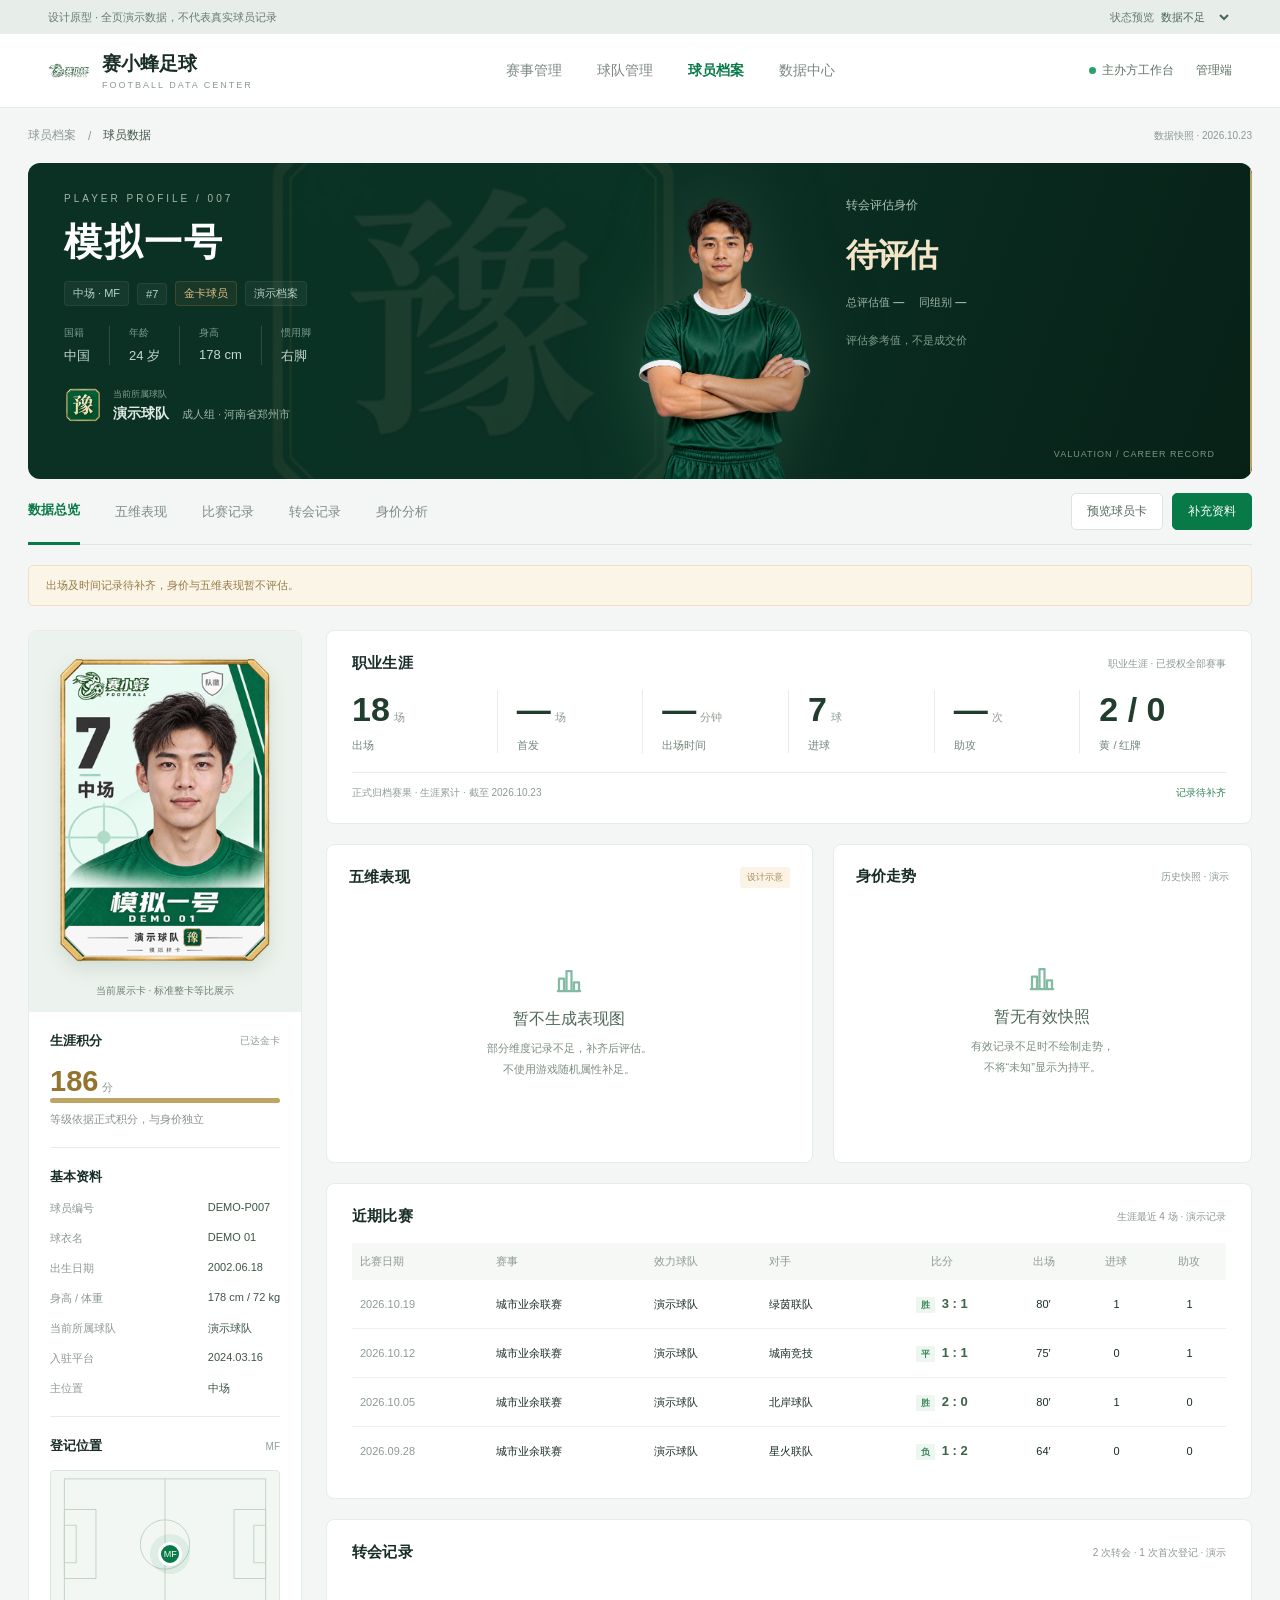
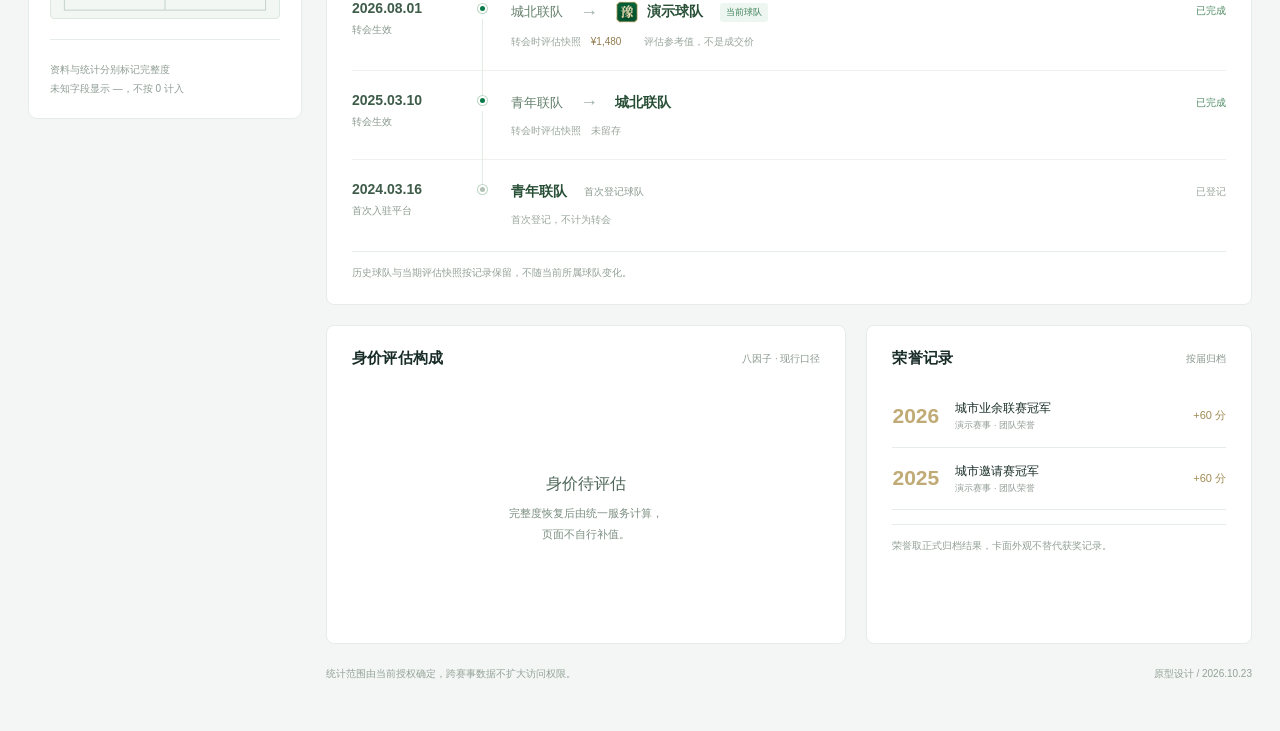
<file: 产品设计/原型图/球员数据豪华版/设计源/P01-数据不足.html>
<!doctype html><html lang="zh-CN"><head><meta charset="UTF-8"><meta name="viewport" content="width=device-width,initial-scale=1"><title>球员数据 · 五维表现原型</title><style>
:root{--green:#087a48;--ink:#192d28;--muted:#83928c;--line:#e6ece8;--gold:#c99a47;--bg:#f3f6f4}*{box-sizing:border-box}html{scroll-behavior:smooth}body{margin:0;background:var(--bg);color:var(--ink);font-family:"Microsoft YaHei","PingFang SC",sans-serif;font-size:14px}button,select{font:inherit}button{cursor:pointer}button:disabled{cursor:not-allowed;opacity:.5}a{color:inherit;text-decoration:none}.preview-bar{height:34px;background:#e7ede9;display:flex;align-items:center;justify-content:space-between;padding:0 48px;font-size:11px;color:#687b72}.preview-bar select{border:0;background:transparent;font-size:11px;color:#4a6558}.topbar{height:74px;background:white;padding:0 48px;display:flex;align-items:center;justify-content:space-between;border-bottom:1px solid var(--line)}.brand{display:flex;align-items:center;gap:12px;font-size:19px;font-weight:750}.brand img{width:42px;height:42px;object-fit:contain}.brand small{display:block;font-size:9px;letter-spacing:2px;color:#8b9a92;font-weight:400;margin-top:3px}.topnav{display:flex;gap:35px;color:#7b8881}.topnav .active{color:var(--green);font-weight:700}.topright{font-size:12px;color:#5e7266;display:flex;gap:22px;align-items:center}.dot{display:inline-block;width:7px;height:7px;background:#24a268;border-radius:50%;margin-right:6px}.wrap{max-width:1504px;margin:auto;padding:0 28px}.crumb{height:55px;display:flex;align-items:center;gap:12px;color:#8b9992;font-size:12px}.crumb strong{color:#40564a;font-weight:500}.hero{position:relative;overflow:hidden;display:grid;grid-template-columns:1.1fr .9fr;height:316px;border-radius:12px;background:#0b3024;color:white}.hero:after{content:"07";position:absolute;left:28px;bottom:-45px;font-family:Arial,sans-serif;font-weight:800;font-size:240px;color:#ffffff04;pointer-events:none}.hero-left{padding:35px 36px;position:relative;z-index:2}.eyebrow{font:10px Arial;letter-spacing:3px;color:#a3b8a9;margin-bottom:13px}.hero h1{font-size:38px;letter-spacing:2px;margin:0 0 13px}.tags{display:flex;gap:8px;align-items:center}.tag{font-size:11px;padding:4px 8px;border-radius:4px;color:#b7d2c4;background:#ffffff0c;border:1px solid #ffffff10}.tag.gold{color:#e2c28b;border-color:#b68a443b;background:#c4a05b13}.bio{margin-top:24px;display:flex;gap:0;font-size:13px;color:#c5d7ce}.bio>span{padding:0 19px;border-right:1px solid #ffffff24}.bio>span:first-child{padding-left:0}.bio>span:last-child{border:0}.bio small{display:block;color:#799c8b;font-size:10px;margin-bottom:7px}.hero-team{margin-top:25px;color:#b8d0c1;font-size:12px}.portrait{height:290px;width:240px;object-fit:contain;position:absolute;bottom:-3px;left:47%;z-index:1;filter:drop-shadow(0 0 35px #234d3b)}.hero-right{padding:34px 37px 28px 145px;background:linear-gradient(110deg,transparent,#061b12b8);position:relative;z-index:2}.hero-right:before{content:"";position:absolute;top:0;right:0;width:2px;height:100%;background:#b8a368}.value-label{font-size:12px;color:#afc0b4;display:flex;align-items:center;justify-content:space-between}.value{font:600 58px/1.15 Arial,sans-serif;letter-spacing:-2px;margin:13px 0 8px;color:#f3e5c7}.value .currency{font-size:30px;margin-right:6px;font-weight:400}.value em{font-size:12px;font-style:normal;letter-spacing:0;color:#a1cdb5;display:inline-block;margin-left:13px}.valuation-meta{display:flex;gap:15px;align-items:center;font-size:11px;color:#9db4a5}.rank{color:#e5c587;border:1px solid #9a7d43;padding:4px 9px;letter-spacing:1px}.hero-rule{font-size:11px;margin-top:23px;color:#819e8b}.hero-rail{position:absolute;bottom:20px;right:37px;color:#759583;font-size:9px;letter-spacing:1px}.subnav{display:flex;align-items:center;gap:35px;height:66px;border-bottom:1px solid #dce5df}.subnav a{height:66px;display:flex;align-items:center;font-size:13px;color:#7f8d84}.subnav a.active{color:var(--green);border-bottom:3px solid var(--green);font-weight:700}.subnav .actions{margin-left:auto;display:flex;gap:9px}.btn{border:1px solid #dce4df;background:white;border-radius:5px;padding:9px 15px;color:#51695a;font-size:12px}.btn.primary{background:var(--green);border-color:var(--green);color:white}.main{display:grid;grid-template-columns:274px 1fr;gap:24px;padding-top:24px;padding-bottom:32px}.sidebar{background:white;border:1px solid var(--line);border-radius:9px;align-self:start;overflow:hidden}.card-stage{background:#ecf2ed;padding:23px 16px 14px;position:relative}.card-stage img{width:220px;height:auto;display:block;margin:auto;object-fit:contain;filter:drop-shadow(0 8px 9px #214c2e20)}.card-stage p{text-align:center;color:#6e8273;font-size:10px;margin:15px 0 0}.side-content{padding:20px 21px}.section-label{display:flex;justify-content:space-between;align-items:center;font-size:13px;font-weight:700;margin-bottom:15px}.section-label span{font-size:10px;color:#90a096;font-weight:400}.progress{height:5px;background:#e7eee9;border-radius:3px;overflow:hidden}.progress i{display:block;height:100%;background:#bfa564;width:86%}.level-number{font:600 29px Arial;color:#947431}.level-number small{font:11px 'Microsoft YaHei';color:#87958b;margin-left:4px}.level-note{font-size:11px;color:#85928a;margin:9px 0 20px}.side-divider{height:1px;background:var(--line);margin:20px 0}.facts{display:grid;grid-template-columns:1fr auto;row-gap:15px;font-size:11px}.facts label{color:#8b9990}.facts b{font-weight:500;color:#3c5545}.id{text-overflow:ellipsis;overflow:hidden;max-width:140px}.pitch{height:149px;background:#f3f7f4;border:1px solid #dce7df;position:relative;border-radius:4px;overflow:hidden;margin-top:12px}.pitch svg{width:100%;height:100%;stroke:#c1d3c6;fill:none;stroke-width:1}.pitch .position{position:absolute;left:47%;top:48%;background:var(--green);color:white;border:3px solid white;width:24px;height:24px;border-radius:50%;box-shadow:0 0 0 8px #087a4817;font:9px Arial;display:flex;justify-content:center;align-items:center}.side-footer{font-size:10px;color:#8f9d94;line-height:1.9}.content{min-width:0}.panel{background:white;border:1px solid var(--line);border-radius:8px;padding:23px 25px;margin-bottom:20px}.panel-head{display:flex;align-items:center;justify-content:space-between;margin-bottom:17px}.panel h2{font-size:15px;margin:0;letter-spacing:.2px}.caption{font-size:10px;color:#8a998f}.select{border:1px solid var(--line);border-radius:4px;color:#52695c;background:white;padding:6px 9px;font-size:11px}.stats{display:grid;grid-template-columns:repeat(6,1fr)}.stat{border-right:1px solid var(--line);padding-left:19px}.stat:first-child{padding-left:0}.stat:last-child{border:0}.stat .num{font:600 34px Arial,sans-serif;color:#213d2d}.stat .unit{font-size:11px;margin-left:4px;color:#8f9d92}.stat .label{font-size:11px;color:#71867a;margin-top:9px}.stats-foot{display:flex;justify-content:space-between;border-top:1px solid var(--line);padding-top:13px;margin-top:19px;font-size:10px;color:#8d9b92}.stats-foot b{color:#36855d;font-weight:500}.two-up{display:grid;grid-template-columns:1.16fr 1fr;gap:20px}.two-up .panel{padding:22px}.pill{font-size:9px;background:#edf5ef;color:#4b8160;padding:4px 7px;border-radius:3px}.pill.amber{background:#fbf4e6;color:#a38955}.radar-row{display:grid;grid-template-columns:1fr 130px;align-items:center;gap:4px;height:239px}.radar{width:100%;height:230px;overflow:visible}.axis-text{font-family:'Microsoft YaHei',sans-serif;font-size:10px;fill:#718679}.radar polygon.grid{stroke:#dde9e1;fill:none}.radar .shape{fill:#087a4820;stroke:#087a48;stroke-width:2}.radar .guide{stroke:#e2ebe5;stroke-width:1}.radar .vertex{fill:#087a48;stroke:#fff;stroke-width:2}.axis-item{margin-bottom:16px}.axis-item:last-child{margin-bottom:0}.axis-item label{font-size:10px;color:#788c7e}.axis-item strong{font-size:13px;display:block;margin-top:3px}.axis-item strong small{font-size:9px;color:#8c9a90;font-weight:400}.note{font-size:10px;line-height:1.7;color:#92a096;border-top:1px solid var(--line);padding-top:12px;margin-top:14px}.chart{width:100%;height:194px;display:block}.chart text{fill:#8e9b91;font:10px Arial}.chart .gridline{stroke:#e9eee9;stroke-dasharray:3 4}.chart .chartline{fill:none;stroke:#b99a55;stroke-width:2.5}.chart .chartpoint{fill:#b99a55;stroke:white;stroke-width:3}.chart-summary{display:flex;gap:30px;margin:5px 0 3px}.chart-summary label{font-size:9px;color:#90a095;display:block;margin-bottom:5px}.chart-summary strong{font:600 19px Arial;color:#4d6152}.table{width:100%;border-collapse:collapse;font-size:11px}.table th{text-align:left;color:#8c9a91;font-weight:400;padding:11px 10px;background:#f6f8f6}.table td{padding:16px 10px;border-bottom:1px solid #edf1ed;white-space:nowrap}.table tr:last-child td{border-bottom:0}.table th:nth-last-child(-n+4),.table td:nth-last-child(-n+4){text-align:center}.result{font:600 13px Arial;color:#3d624a}.result span{font-family:'Microsoft YaHei';font-size:9px;background:#edf6ef;color:#3f8860;padding:3px 5px;margin-right:7px}.table .muted{color:#8e9a92}.textbtn{border:0;background:none;color:var(--green);font-size:10px}.bottomgrid{display:grid;grid-template-columns:1.35fr 1fr;gap:20px}.factors{display:grid;grid-template-columns:1fr 1fr;gap:17px 26px}.factor-row{font-size:10px;display:flex;justify-content:space-between;margin-bottom:7px;color:#74877a}.factor-row b{font:600 11px Arial;color:#47604e}.factor-track{height:4px;background:#eef2ee;border-radius:4px}.factor-track i{height:100%;background:#7ba08a;display:block;border-radius:4px}.factor-track.neutral i{background:#bdc7bc}.formula{display:flex;gap:12px;margin:21px 0 0;padding:14px 0 0;border-top:1px solid var(--line);align-items:center}.formula small{font-size:9px;color:#8f9d93}.formula strong{font:600 20px Arial;display:block;margin-top:5px;color:#59715d}.formula .equals{font-size:17px;color:#acb7ad}.award{padding:14px 0;border-bottom:1px solid var(--line);display:flex;gap:13px;align-items:center}.award:first-of-type{padding-top:4px}.award:last-of-type{border:0}.award-date{font:600 21px Arial;color:#c0ab76;width:50px}.award-title{font-size:12px;line-height:1.6}.award-title small{font-size:9px;color:#929d95;display:block}.award-score{margin-left:auto;font-size:11px;color:#a28b54;white-space:nowrap}.footer{font-size:10px;color:#94a298;display:flex;justify-content:space-between;padding:3px 0 18px}.empty-state{display:none;min-height:235px;align-items:center;justify-content:center;flex-direction:column;text-align:center;color:#7b8e80}.empty-state h3{font-size:16px;color:#50685a;margin:13px 0 8px;font-weight:500}.empty-state p{font-size:11px;line-height:1.9;max-width:240px;margin:0}.empty-state img{width:30px;height:30px;opacity:.5}.global-message{display:none;background:#fbf5e8;border:1px solid #eee0c0;color:#967b46;padding:12px 17px;border-radius:5px;font-size:11px;margin-top:20px}.missing .global-message{display:block}.missing .demo-chart{display:none}.missing .empty-state{display:flex}.missing .rank,.missing .value em{display:none}.missing .value{font-family:'Microsoft YaHei';font-size:32px;margin-top:23px}.missing .valuation-meta{margin-top:21px}.skeleton .content{opacity:.3;pointer-events:none}.modal{display:none;position:fixed;inset:0;background:#09261970;z-index:10;align-items:center;justify-content:center}.modal.open{display:flex}.dialog{width:460px;background:white;border-radius:10px;padding:28px;box-shadow:0 18px 80px #061c2640}.dialog h3{margin:0 0 18px}.dialog p{font-size:13px;color:#738477;line-height:1.9}.dialog .btn{float:right}.dialog:after{content:'';display:block;clear:both}.preview-note{color:#728276;font-size:11px}.error .global-message{background:#fbefed;border-color:#edd7d2;color:#a75e53}.forbidden .global-message{background:#eef1f3;border-color:#dbe1e5;color:#657983}@media(max-width:1250px){.wrap{padding:0 20px}.hero-right{padding-left:100px}.portrait{left:43%}.hero h1{font-size:32px}.value{font-size:49px}.main{grid-template-columns:240px 1fr;gap:18px}.card-stage img{width:195px}.radar-row{grid-template-columns:1fr 100px}.panel{padding:18px}.two-up{gap:14px}.two-up .panel{padding:17px}.topnav{gap:20px}.stat{padding-left:12px}.stat .num{font-size:28px}.axis-text{font-size:11px}}@media(max-width:1000px){.two-up,.bottomgrid{grid-template-columns:1fr}.hero-right{padding-left:45px}.portrait{display:none}.topnav{display:none}.radar-row{grid-template-columns:1fr 180px}.topbar{padding:0 25px}.preview-bar{padding:0 25px}}
.skeleton .demo-chart{visibility:hidden}.forbidden .stats,.forbidden .table,.forbidden .award,.error .table{visibility:hidden}
.hero:after{display:none}.team-watermark{position:absolute;left:215px;top:-75px;width:460px;height:460px;object-fit:contain;opacity:.07;pointer-events:none;z-index:0}.hero-team{display:flex;align-items:center;gap:11px;margin-top:21px}.hero-team>img{width:38px;height:38px;object-fit:contain}.hero-team small{display:block;color:#83a18f;font-size:9px;margin-bottom:4px}.hero-team strong{font-size:14px;font-weight:600;color:#e0ece4}.hero-team span{font-size:11px;margin-left:13px;color:#9eb8a7}.table td,.table th{padding-left:8px;padding-right:8px}.hero-left{padding-top:30px}.bio{margin-top:20px}.topbar .brand>img{width:42px} @media(max-width:1250px){.team-watermark{left:100px;width:410px;height:410px;top:-40px}.hero-team span{font-size:10px;margin-left:9px}.table{font-size:10px}.table td,.table th{padding-left:6px;padding-right:6px}}

.transfer-row{display:grid;grid-template-columns:117px 24px 1fr auto;gap:9px;align-items:start;padding:21px 0;position:relative}.transfer-row:not(:last-child){border-bottom:1px solid #eef2ee}.transfer-date strong{font:600 14px Arial;color:#3e5c49}.transfer-date small{display:block;margin-top:7px;font-size:10px;color:#8b9b90}.transfer-mark{width:9px;height:9px;background:#087a48;border:2px solid white;box-shadow:0 0 0 1px #bdd7c5;border-radius:50%;margin-top:4px;position:relative}.transfer-row:not(:last-child) .transfer-mark:after{content:'';position:absolute;left:2px;top:13px;height:79px;width:1px;background:#e3ebe5}.transfer-route{display:flex;align-items:center;gap:17px;min-height:21px;font-size:13px;color:#647f6b}.transfer-route strong{font-size:14px;font-weight:600;color:#284f36;display:flex;gap:8px;align-items:center}.transfer-route img{width:24px;height:24px;object-fit:contain}.transfer-arrow{color:#9fb3a5;font-size:18px}.current-team{font-size:9px;color:#40835c;background:#edf6f0;padding:3px 6px;border-radius:3px}.first-registration{font-size:10px;color:#8b9a90}.transfer-meta{display:flex;gap:23px;margin-top:11px;font-size:10px;color:#99a69c}.transfer-meta b{color:#927b4e;font-weight:500;margin-left:7px}.transfer-meta b.no-snapshot{color:#9aa69c}.transfer-status{font-size:10px;color:#4f8b65;padding-top:4px}.transfer-status.neutral{color:#99a69b}.initial .transfer-mark{background:#b3c1b5}.transfer-fallback{display:none;text-align:center;padding:30px;color:#8c9e91;font-size:11px}.transfer-fallback h3{font-size:14px;font-weight:500;color:#627c69}.transferEmpty .transfer-list,.error .transfer-list,.forbidden .transfer-list{display:none}.transferEmpty .transfer-emptycase,.error .transfer-error,.forbidden .transfer-forbidden{display:block}.skeleton .transfer-list{visibility:hidden}.transfer-panel .note{margin-top:3px}@media(max-width:1250px){.transfer-row{grid-template-columns:105px 18px 1fr auto;gap:7px}.transfer-route{gap:12px}.transfer-meta{gap:12px}}
</style></head><body data-initial="missing">
<div class="preview-bar"><span>设计原型 · 全页演示数据，不代表真实球员记录</span><label>状态预览 <select id="state"><option value="normal">完整数据</option><option value="missing">数据不足</option><option value="transferEmpty">无转会记录</option><option value="skeleton">加载中</option><option value="error">读取失败</option><option value="forbidden">无权限</option></select></label></div>
<header class="topbar"><div class="brand"><img src="共享素材/品牌.png" alt="赛小蜂品牌"><div>赛小蜂足球<small>FOOTBALL DATA CENTER</small></div></div><nav class="topnav"><span>赛事管理</span><span>球队管理</span><span class="active">球员档案</span><span>数据中心</span></nav><div class="topright"><span><i class="dot"></i>主办方工作台</span><span>管理端</span></div></header>
<div class="wrap"><div class="crumb"><span>球员档案</span><span>/</span><strong>球员数据</strong><span style="margin-left:auto;font-size:10px">数据快照 · 2026.10.23</span></div>
<section class="hero"><img class="team-watermark" src="共享素材/演示队徽.png" alt="" aria-hidden="true"><div class="hero-left"><div class="eyebrow">PLAYER PROFILE / 007</div><h1>模拟一号</h1><div class="tags"><span class="tag">中场 · MF</span><span class="tag">#7</span><span class="tag gold">金卡球员</span><span class="tag">演示档案</span></div><div class="bio"><span><small>国籍</small>中国</span><span><small>年龄</small>24 岁</span><span><small>身高</small>178 cm</span><span><small>惯用脚</small>右脚</span></div><div class="hero-team"><img src="共享素材/演示队徽.png" alt="演示球队队徽"><div><small>当前所属球队</small><strong>演示球队</strong><span>成人组 · 河南省郑州市</span></div></div></div><img class="portrait" src="共享素材/球员形象.png" alt="项目既有模拟球员形象"><div class="hero-right"><div class="value-label"><span>转会评估身价</span><span class="rank">S 20</span></div><div class="value" id="value"><span class="currency">¥</span>1,630<em>↑ 10.1%</em></div><div class="valuation-meta"><span>总评估值 <strong id="index">1,020</strong></span><span>同组别 <b id="stars">4.0 / 5 星</b></span></div><div class="hero-rule">评估参考值，不是成交价</div><div class="hero-rail">VALUATION / CAREER RECORD</div></div></section>
<nav class="subnav"><a href="#overview" class="active">数据总览</a><a href="#performance">五维表现</a><a href="#history">比赛记录</a><a href="#transfers">转会记录</a><a href="#valuation">身价分析</a><div class="actions"><button class="btn" data-modal="整张球员卡预览">预览球员卡</button><button class="btn primary" data-modal="补充球员资料">补充资料</button></div></nav>
<div class="global-message" id="statusMessage">出场及时间记录待补齐，身价与五维表现暂不评估。</div>
<main class="main"><aside class="sidebar"><div class="card-stage"><img src="共享素材/球员卡.png" alt="完整演示球员卡"><p>当前展示卡 · 标准整卡等比展示</p></div><div class="side-content"><div class="section-label">生涯积分<span>已达金卡</span></div><div class="level-number">186<small>分</small></div><div class="progress"><i style="width:100%"></i></div><p class="level-note">等级依据正式积分，与身价独立</p><div class="side-divider"></div><div class="section-label">基本资料</div><div class="facts"><label>球员编号</label><b>DEMO-P007</b><label>球衣名</label><b>DEMO 01</b><label>出生日期</label><b>2002.06.18</b><label>身高 / 体重</label><b>178 cm / 72 kg</b><label>当前所属球队</label><b>演示球队</b><label>入驻平台</label><b>2024.03.16</b><label>主位置</label><b>中场</b></div><div class="side-divider"></div><div class="section-label">登记位置<span>MF</span></div><div class="pitch"><svg viewBox="0 0 220 149" aria-label="登记位置示意"><rect x="8" y="8" width="204" height="133"/><line x1="110" y1="8" x2="110" y2="141"/><circle cx="110" cy="74.5" r="25"/><rect x="8" y="39" width="32" height="70"/><rect x="180" y="39" width="32" height="70"/><rect x="8" y="55" width="12" height="38"/><rect x="200" y="55" width="12" height="38"/></svg><span class="position">MF</span></div><div class="side-divider"></div><div class="side-footer">资料与统计分别标记完整度<br>未知字段显示 —，不按 0 计入</div></div></aside>
<div class="content"><section class="panel" id="overview"><div class="panel-head"><h2>职业生涯</h2><span class="caption" id="scope">职业生涯 · 已授权全部赛事</span></div><div class="stats"><div class="stat"><span class="num" data-stat>18</span><span class="unit">场</span><div class="label">出场</div></div><div class="stat"><span class="num" data-stat>14</span><span class="unit">场</span><div class="label">首发</div></div><div class="stat"><span class="num" data-stat>1,180</span><span class="unit">分钟</span><div class="label">出场时间</div></div><div class="stat"><span class="num" data-stat>7</span><span class="unit">球</span><div class="label">进球</div></div><div class="stat"><span class="num" data-stat>5</span><span class="unit">次</span><div class="label">助攻</div></div><div class="stat"><span class="num" data-stat>2 / 0</span><span class="unit"></span><div class="label">黄 / 红牌</div></div></div><div class="stats-foot"><span id="rangeNote">正式归档赛果 · 生涯累计 · 截至 2026.10.23</span><b id="coverage">核心记录完整</b></div></section>
<div class="two-up"><section class="panel" id="performance"><div class="panel-head"><h2>五维表现</h2><span class="pill amber">设计示意</span></div><div class="demo-chart"><div class="radar-row"><svg class="radar" viewBox="0 0 290 240" role="img" aria-label="五维表现示意雷达图"><polygon class="grid" points="145.0,96.5 164.5,110.7 157.0,133.6 133.0,133.6 125.5,110.7"/><polygon class="grid" points="145.0,76.0 184.0,104.3 169.1,150.2 120.9,150.2 106.0,104.3"/><polygon class="grid" points="145.0,55.5 203.5,98.0 181.1,166.8 108.9,166.8 86.5,98.0"/><polygon class="grid" points="145.0,35.0 223.0,91.7 193.2,183.3 96.8,183.3 67.0,91.7"/><line class="guide" x1="145" y1="117" x2="145.0" y2="35.0"/><line class="guide" x1="145" y1="117" x2="222.9866343362026" y2="91.6606064612543"/><line class="guide" x1="145" y1="117" x2="193.1983906879828" y2="183.3393935387457"/><line class="guide" x1="145" y1="117" x2="96.8016093120172" y2="183.3393935387457"/><line class="guide" x1="145" y1="117" x2="67.0133656637974" y2="91.66060646125433"/><text x="145.0" y="15.0" text-anchor="middle" class="axis-text">竞技积累</text><text x="245.8119907272863" y="88.24419859625557" text-anchor="middle" class="axis-text">表现质量</text><text x="207.30523674300215" y="206.7558014037444" text-anchor="middle" class="axis-text">出场稳定</text><text x="82.69476325699786" y="206.75580140374444" text-anchor="middle" class="axis-text">成长趋势</text><text x="44.188009272713714" y="88.24419859625559" text-anchor="middle" class="axis-text">荣誉成就</text><polygon class="shape" points="145.0,43.2 206.6,97.0 186.5,174.1 110.3,164.8 92.0,99.8"/><circle class="vertex" cx="145.0" cy="43.2" r="3.5"/><circle class="vertex" cx="206.60944112560006" cy="96.9818791043909" r="3.5"/><circle class="vertex" cx="186.4506159916652" cy="174.0518784433213" r="3.5"/><circle class="vertex" cx="110.29715870465239" cy="164.7643633478969" r="3.5"/><circle class="vertex" cx="91.96908865138224" cy="99.76921239365295" r="3.5"/></svg><div><div class="axis-item"><label>竞技积累</label><strong>186 <small>生涯积分</small></strong></div><div class="axis-item"><label>表现质量</label><strong>0.53 <small>球 / 90分钟</small></strong></div><div class="axis-item"><label>出场稳定</label><strong>78% <small>首发率</small></strong></div><div class="axis-item"><label>成长趋势</label><strong>+12% <small>示意变化</small></strong></div><div class="axis-item"><label>荣誉成就</label><strong>120 <small>成就分</small></strong></div></div></div><div class="note">五轴映射口径待确认；雷达形状不代表已核定能力评分。</div></div><div class="empty-state"><img src="共享素材/chart.svg" alt=""><h3>暂不生成表现图</h3><p>部分维度记录不足，补齐后评估。<br>不使用游戏随机属性补足。</p></div></section>
<section class="panel" id="valuation"><div class="panel-head"><h2>身价走势</h2><span class="caption">历史快照 · 演示</span></div><div class="demo-chart"><div class="chart-summary"><div><label>本次评估</label><strong>¥1,630</strong></div><div><label>上次评估</label><strong>¥1,480</strong></div><div><label>快照跨度</label><strong>6 个月</strong></div></div><svg class="chart" viewBox="0 0 370 190" role="img" aria-label="身价历史快照演示图"><defs><linearGradient id="goldFade" x1="0" y1="0" x2="0" y2="1"><stop offset="0" stop-color="#cfb77c" stop-opacity=".2"/><stop offset="1" stop-color="#cfb77c" stop-opacity=".01"/></linearGradient></defs><g><line class="gridline" x1="37" x2="351" y1="25" y2="25"/><text x="2" y="29">2,000</text><line class="gridline" x1="37" x2="351" y1="70" y2="70"/><text x="2" y="74">1,500</text><line class="gridline" x1="37" x2="351" y1="115" y2="115"/><text x="2" y="119">1,000</text><line class="gridline" x1="37" x2="351" y1="160" y2="160"/><text x="2" y="164">500</text><path d="M40 150 L102 128 L164 136 L226 91 L288 75 L350 47 L350 160 L40 160Z" fill="url(#goldFade)"/><path class="chartline" d="M40 150 L102 128 L164 136 L226 91 L288 75 L350 47"/><circle class="chartpoint" cx="40" cy="150" r="4"/><circle class="chartpoint" cx="102" cy="128" r="4"/><circle class="chartpoint" cx="164" cy="136" r="4"/><circle class="chartpoint" cx="226" cy="91" r="4"/><circle class="chartpoint" cx="288" cy="75" r="4"/><circle class="chartpoint" cx="350" cy="47" r="4"/><text x="40" y="182" text-anchor="middle">05.01</text><text x="164" y="182" text-anchor="middle">07.01</text><text x="288" y="182" text-anchor="middle">09.01</text><text x="350" y="182" text-anchor="middle">10.23</text></g></svg><div class="note">历史身价来自评估快照，不从当前数值回推。</div></div><div class="empty-state"><img src="共享素材/chart.svg" alt=""><h3>暂无有效快照</h3><p>有效记录不足时不绘制走势，<br>不将“未知”显示为持平。</p></div></section></div>
<section class="panel" id="history"><div class="panel-head"><h2>近期比赛</h2><span class="caption">生涯最近 4 场 · 演示记录</span></div><table class="table"><thead><tr><th>比赛日期</th><th>赛事</th><th>效力球队</th><th>对手</th><th>比分</th><th>出场</th><th>进球</th><th>助攻</th></tr></thead><tbody><tr><td class="muted">2026.10.19</td><td>城市业余联赛</td><td>演示球队</td><td>绿茵联队</td><td class="result"><span>胜</span>3 : 1</td><td>80′</td><td>1</td><td>1</td></tr><tr><td class="muted">2026.10.12</td><td>城市业余联赛</td><td>演示球队</td><td>城南竞技</td><td class="result"><span>平</span>1 : 1</td><td>75′</td><td>0</td><td>1</td></tr><tr><td class="muted">2026.10.05</td><td>城市业余联赛</td><td>演示球队</td><td>北岸球队</td><td class="result"><span>胜</span>2 : 0</td><td>80′</td><td>1</td><td>0</td></tr><tr><td class="muted">2026.09.28</td><td>城市业余联赛</td><td>演示球队</td><td>星火联队</td><td class="result"><span>负</span>1 : 2</td><td>64′</td><td>0</td><td>0</td></tr></tbody></table></section>
<section class="panel transfer-panel" id="transfers"><div class="panel-head"><h2>转会记录</h2><span class="caption">2 次转会 · 1 次首次登记 · 演示</span></div>
<div class="transfer-list">
<div class="transfer-row"><div class="transfer-date"><strong>2026.08.01</strong><small>转会生效</small></div><div class="transfer-mark"></div><div class="transfer-body"><div class="transfer-route"><span>城北联队</span><span class="transfer-arrow">→</span><strong><img src="共享素材/演示队徽.png" alt="">演示球队</strong><span class="current-team">当前球队</span></div><div class="transfer-meta"><span>转会时评估快照 <b>¥1,480</b></span><span>评估参考值，不是成交价</span></div></div><span class="transfer-status">已完成</span></div>
<div class="transfer-row"><div class="transfer-date"><strong>2025.03.10</strong><small>转会生效</small></div><div class="transfer-mark"></div><div class="transfer-body"><div class="transfer-route"><span>青年联队</span><span class="transfer-arrow">→</span><strong>城北联队</strong></div><div class="transfer-meta"><span>转会时评估快照 <b class="no-snapshot">未留存</b></span></div></div><span class="transfer-status">已完成</span></div>
<div class="transfer-row initial"><div class="transfer-date"><strong>2024.03.16</strong><small>首次入驻平台</small></div><div class="transfer-mark"></div><div class="transfer-body"><div class="transfer-route"><strong>青年联队</strong><span class="first-registration">首次登记球队</span></div><div class="transfer-meta"><span>首次登记，不计为转会</span></div></div><span class="transfer-status neutral">已登记</span></div>
</div><div class="transfer-fallback transfer-emptycase"><h3>暂无已确认转会记录</h3><p>首次入驻与当前所属球队单独展示，不补造转会。</p></div><div class="transfer-fallback transfer-error"><h3>转会记录读取失败</h3><button class="textbtn" onclick="state()">重新读取</button></div><div class="transfer-fallback transfer-forbidden"><h3>暂无查看转会记录的权限</h3><p>请联系赛事管理员。</p></div><div class="note">历史球队与当期评估快照按记录保留，不随当前所属球队变化。</div></section><div class="bottomgrid"><section class="panel"><div class="panel-head"><h2>身价评估构成</h2><span class="caption">八因子 · 现行口径</span></div><div class="demo-chart"><div class="factors"><div><div class="factor-row"><span>竞技基线</span><b>100<span style="font-weight:400;color:#a5afa7"> / 100</span></b></div><div class="factor-track "><i style="width:100%"></i></div></div><div><div class="factor-row"><span>年龄潜力</span><b>100<span style="font-weight:400;color:#a5afa7"> / 100</span></b></div><div class="factor-track "><i style="width:100%"></i></div></div><div><div class="factor-row"><span>表现质量</span><b>100<span style="font-weight:400;color:#a5afa7"> / 100</span></b></div><div class="factor-track "><i style="width:100%"></i></div></div><div><div class="factor-row"><span>出场稳定</span><b>88<span style="font-weight:400;color:#a5afa7"> / 100</span></b></div><div class="factor-track "><i style="width:88%"></i></div></div><div><div class="factor-row"><span>位置稀缺</span><b>100<span style="font-weight:400;color:#a5afa7"> / 100</span></b></div><div class="factor-track "><i style="width:100%"></i></div></div><div><div class="factor-row"><span>赛事级别 · 估计</span><b>50<span style="font-weight:400;color:#a5afa7"> / 100</span></b></div><div class="factor-track neutral"><i style="width:50%"></i></div></div><div><div class="factor-row"><span>成长趋势</span><b>56<span style="font-weight:400;color:#a5afa7"> / 100</span></b></div><div class="factor-track "><i style="width:56%"></i></div></div><div><div class="factor-row"><span>卡种与应援</span><b>80<span style="font-weight:400;color:#a5afa7"> / 100</span></b></div><div class="factor-track "><i style="width:80%"></i></div></div></div><div class="formula"><div><small>质量分</small><strong>900</strong></div><span class="equals">+</span><div><small>成就分</small><strong>120</strong></div><span class="equals">=</span><div><small>总评估值</small><strong>1,020</strong></div></div><div class="note">赛事级别暂无采集字段，取中性估计值 0.5。</div></div><div class="empty-state"><h3>身价待评估</h3><p>完整度恢复后由统一服务计算，<br>页面不自行补值。</p></div></section><section class="panel"><div class="panel-head"><h2>荣誉记录</h2><span class="caption">按届归档</span></div><div class="award"><div class="award-date">2026</div><div class="award-title">城市业余联赛冠军<small>演示赛事 · 团队荣誉</small></div><div class="award-score">+60 分</div></div><div class="award"><div class="award-date">2025</div><div class="award-title">城市邀请赛冠军<small>演示赛事 · 团队荣誉</small></div><div class="award-score">+60 分</div></div><div class="note">荣誉取正式归档结果，卡面外观不替代获奖记录。</div></section></div>
<footer class="footer"><span>统计范围由当前授权确定，跨赛事数据不扩大访问权限。</span><span>原型设计 / 2026.10.23</span></footer></div></main></div>
<div class="modal" id="modal" role="dialog" aria-modal="true" aria-labelledby="dialogTitle"><div class="dialog"><h3 id="dialogTitle"></h3><div id="dialogContent"></div><button class="btn primary" id="closeModal">关闭</button></div></div>
<script>
const $=s=>document.querySelector(s);const nums=['18','14','1,180','7','5','2 / 0'];
function state(v='normal'){document.body.className=v==='normal'?'':v;let missing=['missing','error','forbidden'].includes(v);document.body.classList.toggle('missing',missing);$('#value').innerHTML=missing?'待评估':'<span class="currency">¥</span>1,630<em>↑ 10.1%</em>';$('#index').textContent=missing?'—':'1,020';$('#stars').textContent=missing?'—':'4.0 / 5 星';document.querySelectorAll('[data-stat]').forEach((el,i)=>el.textContent=(v==='forbidden'||v==='error'||missing&&[1,2,4].includes(i))?'—':nums[i]);$('#coverage').textContent=missing?'记录待补齐':'核心记录完整';$('#state').value=v;$('#statusMessage').innerHTML=v==='error'?'数据读取失败，已保留档案布局。 <button class="textbtn" onclick="state()">重新读取</button>':v==='forbidden'?'当前账号无权查看详细统计。请联系赛事管理员。':'出场及时间记录待补齐，身价与五维表现暂不评估。';document.querySelectorAll('.btn.primary[data-modal]').forEach(b=>b.disabled=v==='forbidden');if(v==='skeleton'){$('#coverage').textContent='正在读取…';document.querySelectorAll('[data-stat]').forEach(el=>el.textContent='—');$('#value').innerHTML='读取中';}}
$('#state').onchange=e=>state(e.target.value);$('#scope').onchange=e=>{$('#rangeNote').textContent=e.target.selectedIndex?'职业生涯 · 已授权全部赛事':'正式归档赛果 · 生涯累计 · 截至 2026.10.23';};
document.querySelectorAll('[data-modal]').forEach(b=>b.onclick=()=>{$('#dialogTitle').textContent=b.dataset.modal;$('#dialogContent').innerHTML=b.dataset.modal.includes('预览')?'<img src="共享素材/球员卡.png" style="height:400px;display:block;margin:0 auto 20px" alt="完整球员卡"><p class="preview-note">复用完整成卡，未调整卡内排版。</p>':'<p>此处衔接原有资料编辑流程。</p><p>当前为独立原型，不提交资料、不修改真实球员记录。</p>';$('#modal').classList.add('open')});$('#closeModal').onclick=()=>$('#modal').classList.remove('open');$('#modal').onclick=e=>{if(e.target.id==='modal')$('#modal').classList.remove('open')};document.addEventListener('keydown',e=>{if(e.key==='Escape')$('#modal').classList.remove('open')});document.querySelectorAll('.subnav a').forEach(a=>a.onclick=()=>{document.querySelectorAll('.subnav a').forEach(x=>x.classList.remove('active'));a.classList.add('active')});
if(document.body.dataset.initial)state(document.body.dataset.initial);
</script></body></html>
</file>
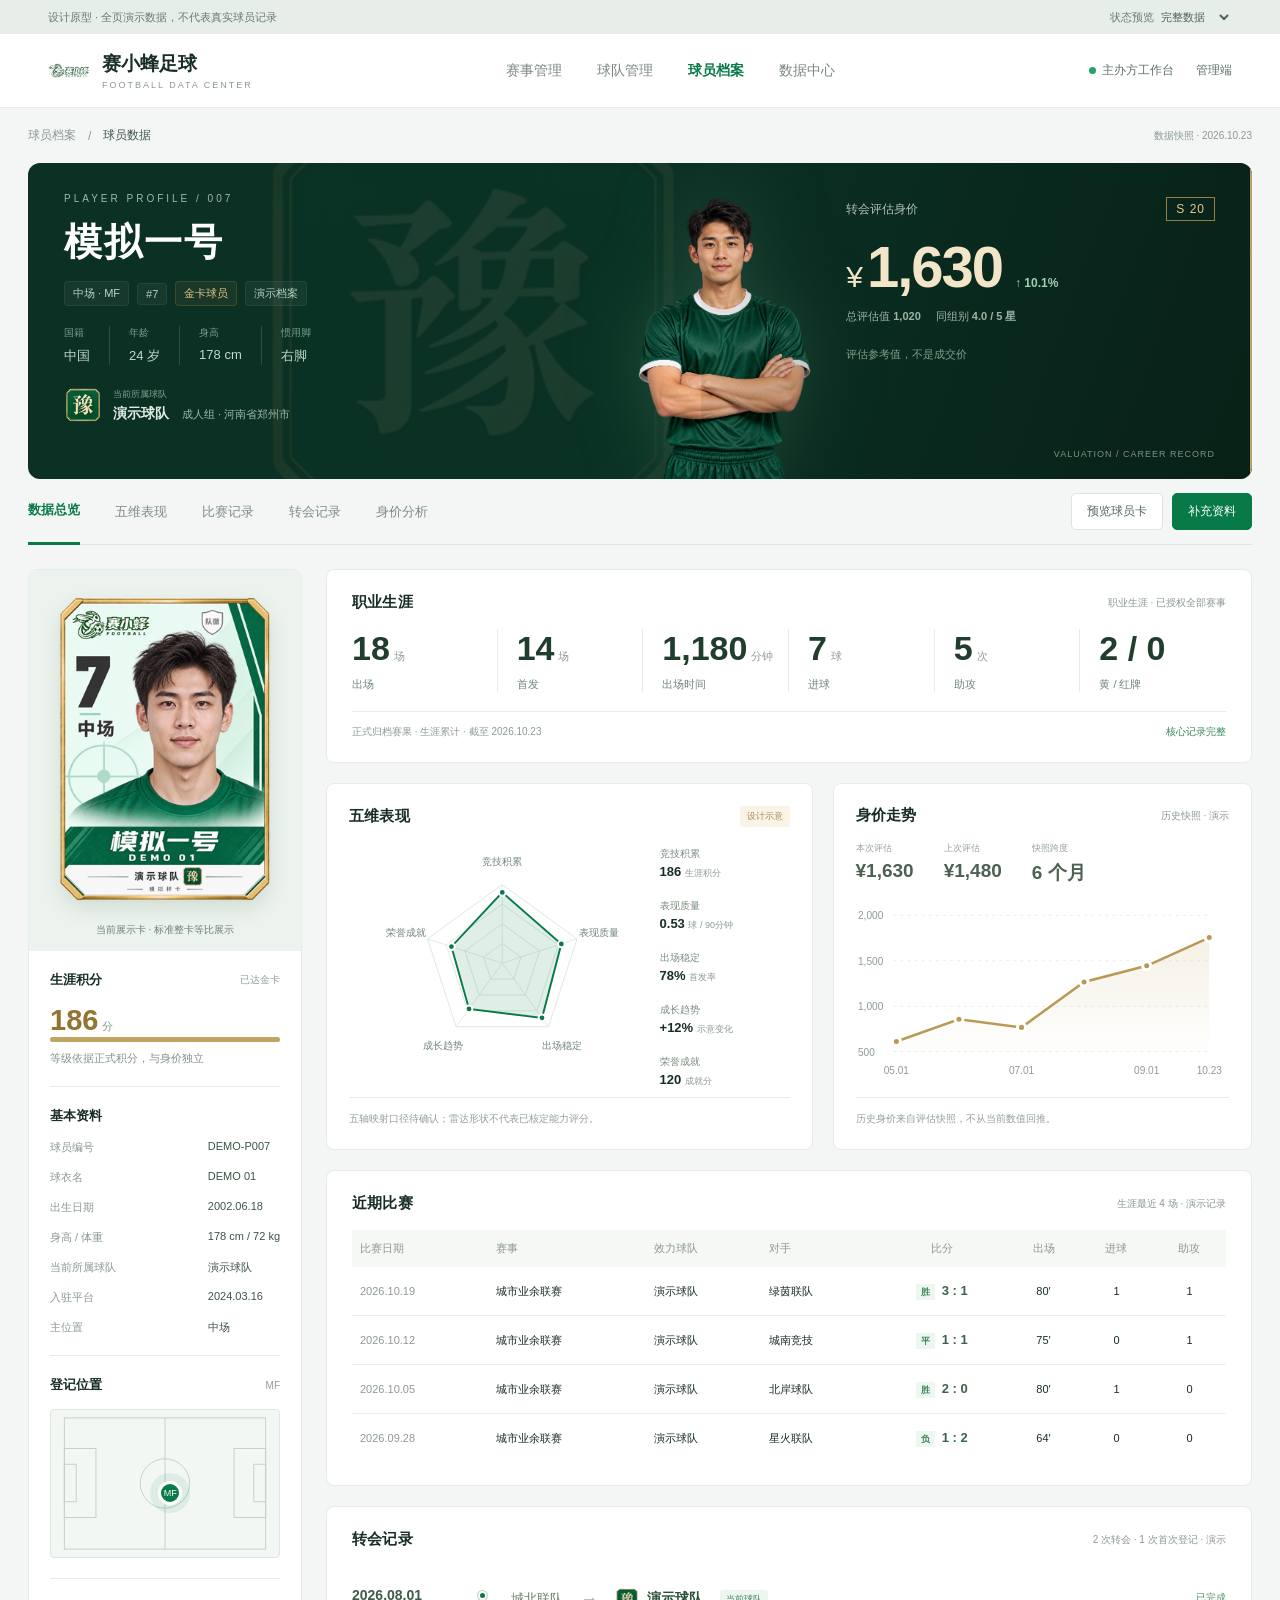
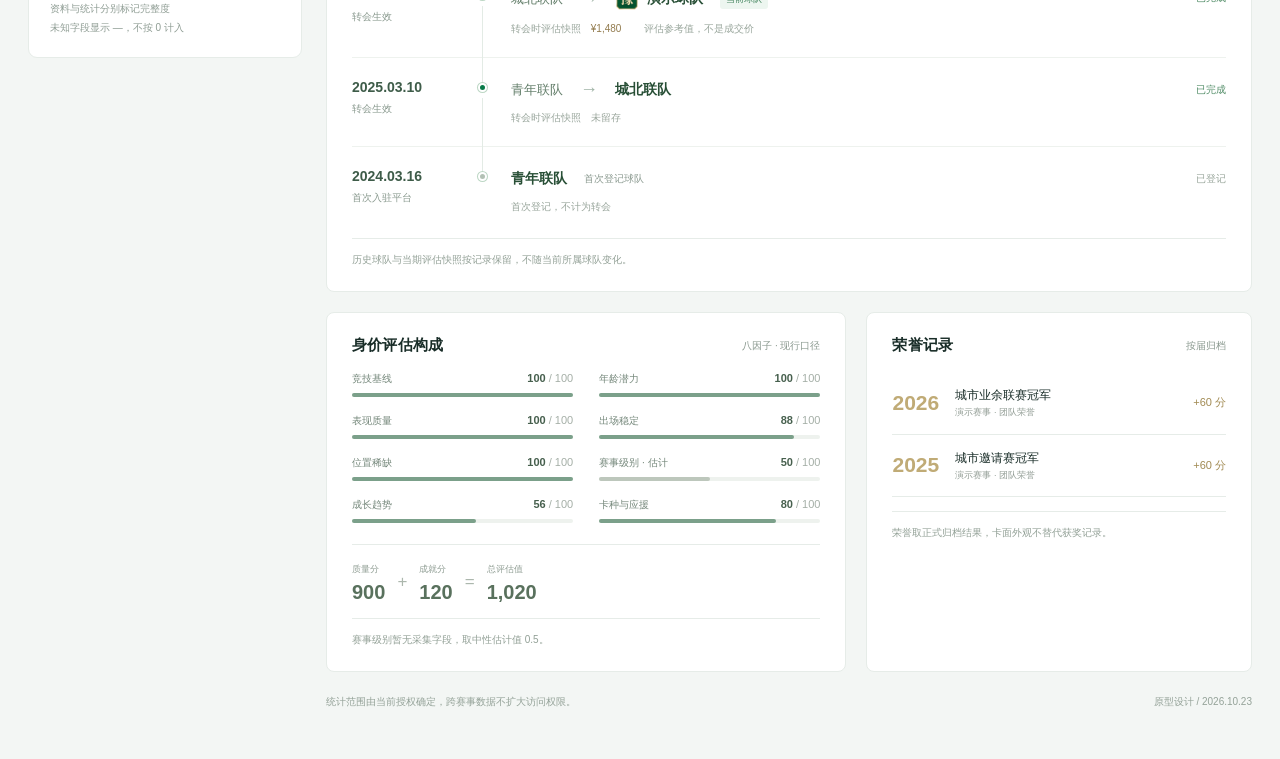
<file: 产品设计/原型图/球员数据豪华版/设计源/P01-球员数据.html>
<!doctype html><html lang="zh-CN"><head><meta charset="UTF-8"><meta name="viewport" content="width=device-width,initial-scale=1"><title>球员数据 · 五维表现原型</title><style>
:root{--green:#087a48;--ink:#192d28;--muted:#83928c;--line:#e6ece8;--gold:#c99a47;--bg:#f3f6f4}*{box-sizing:border-box}html{scroll-behavior:smooth}body{margin:0;background:var(--bg);color:var(--ink);font-family:"Microsoft YaHei","PingFang SC",sans-serif;font-size:14px}button,select{font:inherit}button{cursor:pointer}button:disabled{cursor:not-allowed;opacity:.5}a{color:inherit;text-decoration:none}.preview-bar{height:34px;background:#e7ede9;display:flex;align-items:center;justify-content:space-between;padding:0 48px;font-size:11px;color:#687b72}.preview-bar select{border:0;background:transparent;font-size:11px;color:#4a6558}.topbar{height:74px;background:white;padding:0 48px;display:flex;align-items:center;justify-content:space-between;border-bottom:1px solid var(--line)}.brand{display:flex;align-items:center;gap:12px;font-size:19px;font-weight:750}.brand img{width:42px;height:42px;object-fit:contain}.brand small{display:block;font-size:9px;letter-spacing:2px;color:#8b9a92;font-weight:400;margin-top:3px}.topnav{display:flex;gap:35px;color:#7b8881}.topnav .active{color:var(--green);font-weight:700}.topright{font-size:12px;color:#5e7266;display:flex;gap:22px;align-items:center}.dot{display:inline-block;width:7px;height:7px;background:#24a268;border-radius:50%;margin-right:6px}.wrap{max-width:1504px;margin:auto;padding:0 28px}.crumb{height:55px;display:flex;align-items:center;gap:12px;color:#8b9992;font-size:12px}.crumb strong{color:#40564a;font-weight:500}.hero{position:relative;overflow:hidden;display:grid;grid-template-columns:1.1fr .9fr;height:316px;border-radius:12px;background:#0b3024;color:white}.hero:after{content:"07";position:absolute;left:28px;bottom:-45px;font-family:Arial,sans-serif;font-weight:800;font-size:240px;color:#ffffff04;pointer-events:none}.hero-left{padding:35px 36px;position:relative;z-index:2}.eyebrow{font:10px Arial;letter-spacing:3px;color:#a3b8a9;margin-bottom:13px}.hero h1{font-size:38px;letter-spacing:2px;margin:0 0 13px}.tags{display:flex;gap:8px;align-items:center}.tag{font-size:11px;padding:4px 8px;border-radius:4px;color:#b7d2c4;background:#ffffff0c;border:1px solid #ffffff10}.tag.gold{color:#e2c28b;border-color:#b68a443b;background:#c4a05b13}.bio{margin-top:24px;display:flex;gap:0;font-size:13px;color:#c5d7ce}.bio>span{padding:0 19px;border-right:1px solid #ffffff24}.bio>span:first-child{padding-left:0}.bio>span:last-child{border:0}.bio small{display:block;color:#799c8b;font-size:10px;margin-bottom:7px}.hero-team{margin-top:25px;color:#b8d0c1;font-size:12px}.portrait{height:290px;width:240px;object-fit:contain;position:absolute;bottom:-3px;left:47%;z-index:1;filter:drop-shadow(0 0 35px #234d3b)}.hero-right{padding:34px 37px 28px 145px;background:linear-gradient(110deg,transparent,#061b12b8);position:relative;z-index:2}.hero-right:before{content:"";position:absolute;top:0;right:0;width:2px;height:100%;background:#b8a368}.value-label{font-size:12px;color:#afc0b4;display:flex;align-items:center;justify-content:space-between}.value{font:600 58px/1.15 Arial,sans-serif;letter-spacing:-2px;margin:13px 0 8px;color:#f3e5c7}.value .currency{font-size:30px;margin-right:6px;font-weight:400}.value em{font-size:12px;font-style:normal;letter-spacing:0;color:#a1cdb5;display:inline-block;margin-left:13px}.valuation-meta{display:flex;gap:15px;align-items:center;font-size:11px;color:#9db4a5}.rank{color:#e5c587;border:1px solid #9a7d43;padding:4px 9px;letter-spacing:1px}.hero-rule{font-size:11px;margin-top:23px;color:#819e8b}.hero-rail{position:absolute;bottom:20px;right:37px;color:#759583;font-size:9px;letter-spacing:1px}.subnav{display:flex;align-items:center;gap:35px;height:66px;border-bottom:1px solid #dce5df}.subnav a{height:66px;display:flex;align-items:center;font-size:13px;color:#7f8d84}.subnav a.active{color:var(--green);border-bottom:3px solid var(--green);font-weight:700}.subnav .actions{margin-left:auto;display:flex;gap:9px}.btn{border:1px solid #dce4df;background:white;border-radius:5px;padding:9px 15px;color:#51695a;font-size:12px}.btn.primary{background:var(--green);border-color:var(--green);color:white}.main{display:grid;grid-template-columns:274px 1fr;gap:24px;padding-top:24px;padding-bottom:32px}.sidebar{background:white;border:1px solid var(--line);border-radius:9px;align-self:start;overflow:hidden}.card-stage{background:#ecf2ed;padding:23px 16px 14px;position:relative}.card-stage img{width:220px;height:auto;display:block;margin:auto;object-fit:contain;filter:drop-shadow(0 8px 9px #214c2e20)}.card-stage p{text-align:center;color:#6e8273;font-size:10px;margin:15px 0 0}.side-content{padding:20px 21px}.section-label{display:flex;justify-content:space-between;align-items:center;font-size:13px;font-weight:700;margin-bottom:15px}.section-label span{font-size:10px;color:#90a096;font-weight:400}.progress{height:5px;background:#e7eee9;border-radius:3px;overflow:hidden}.progress i{display:block;height:100%;background:#bfa564;width:86%}.level-number{font:600 29px Arial;color:#947431}.level-number small{font:11px 'Microsoft YaHei';color:#87958b;margin-left:4px}.level-note{font-size:11px;color:#85928a;margin:9px 0 20px}.side-divider{height:1px;background:var(--line);margin:20px 0}.facts{display:grid;grid-template-columns:1fr auto;row-gap:15px;font-size:11px}.facts label{color:#8b9990}.facts b{font-weight:500;color:#3c5545}.id{text-overflow:ellipsis;overflow:hidden;max-width:140px}.pitch{height:149px;background:#f3f7f4;border:1px solid #dce7df;position:relative;border-radius:4px;overflow:hidden;margin-top:12px}.pitch svg{width:100%;height:100%;stroke:#c1d3c6;fill:none;stroke-width:1}.pitch .position{position:absolute;left:47%;top:48%;background:var(--green);color:white;border:3px solid white;width:24px;height:24px;border-radius:50%;box-shadow:0 0 0 8px #087a4817;font:9px Arial;display:flex;justify-content:center;align-items:center}.side-footer{font-size:10px;color:#8f9d94;line-height:1.9}.content{min-width:0}.panel{background:white;border:1px solid var(--line);border-radius:8px;padding:23px 25px;margin-bottom:20px}.panel-head{display:flex;align-items:center;justify-content:space-between;margin-bottom:17px}.panel h2{font-size:15px;margin:0;letter-spacing:.2px}.caption{font-size:10px;color:#8a998f}.select{border:1px solid var(--line);border-radius:4px;color:#52695c;background:white;padding:6px 9px;font-size:11px}.stats{display:grid;grid-template-columns:repeat(6,1fr)}.stat{border-right:1px solid var(--line);padding-left:19px}.stat:first-child{padding-left:0}.stat:last-child{border:0}.stat .num{font:600 34px Arial,sans-serif;color:#213d2d}.stat .unit{font-size:11px;margin-left:4px;color:#8f9d92}.stat .label{font-size:11px;color:#71867a;margin-top:9px}.stats-foot{display:flex;justify-content:space-between;border-top:1px solid var(--line);padding-top:13px;margin-top:19px;font-size:10px;color:#8d9b92}.stats-foot b{color:#36855d;font-weight:500}.two-up{display:grid;grid-template-columns:1.16fr 1fr;gap:20px}.two-up .panel{padding:22px}.pill{font-size:9px;background:#edf5ef;color:#4b8160;padding:4px 7px;border-radius:3px}.pill.amber{background:#fbf4e6;color:#a38955}.radar-row{display:grid;grid-template-columns:1fr 130px;align-items:center;gap:4px;height:239px}.radar{width:100%;height:230px;overflow:visible}.axis-text{font-family:'Microsoft YaHei',sans-serif;font-size:10px;fill:#718679}.radar polygon.grid{stroke:#dde9e1;fill:none}.radar .shape{fill:#087a4820;stroke:#087a48;stroke-width:2}.radar .guide{stroke:#e2ebe5;stroke-width:1}.radar .vertex{fill:#087a48;stroke:#fff;stroke-width:2}.axis-item{margin-bottom:16px}.axis-item:last-child{margin-bottom:0}.axis-item label{font-size:10px;color:#788c7e}.axis-item strong{font-size:13px;display:block;margin-top:3px}.axis-item strong small{font-size:9px;color:#8c9a90;font-weight:400}.note{font-size:10px;line-height:1.7;color:#92a096;border-top:1px solid var(--line);padding-top:12px;margin-top:14px}.chart{width:100%;height:194px;display:block}.chart text{fill:#8e9b91;font:10px Arial}.chart .gridline{stroke:#e9eee9;stroke-dasharray:3 4}.chart .chartline{fill:none;stroke:#b99a55;stroke-width:2.5}.chart .chartpoint{fill:#b99a55;stroke:white;stroke-width:3}.chart-summary{display:flex;gap:30px;margin:5px 0 3px}.chart-summary label{font-size:9px;color:#90a095;display:block;margin-bottom:5px}.chart-summary strong{font:600 19px Arial;color:#4d6152}.table{width:100%;border-collapse:collapse;font-size:11px}.table th{text-align:left;color:#8c9a91;font-weight:400;padding:11px 10px;background:#f6f8f6}.table td{padding:16px 10px;border-bottom:1px solid #edf1ed;white-space:nowrap}.table tr:last-child td{border-bottom:0}.table th:nth-last-child(-n+4),.table td:nth-last-child(-n+4){text-align:center}.result{font:600 13px Arial;color:#3d624a}.result span{font-family:'Microsoft YaHei';font-size:9px;background:#edf6ef;color:#3f8860;padding:3px 5px;margin-right:7px}.table .muted{color:#8e9a92}.textbtn{border:0;background:none;color:var(--green);font-size:10px}.bottomgrid{display:grid;grid-template-columns:1.35fr 1fr;gap:20px}.factors{display:grid;grid-template-columns:1fr 1fr;gap:17px 26px}.factor-row{font-size:10px;display:flex;justify-content:space-between;margin-bottom:7px;color:#74877a}.factor-row b{font:600 11px Arial;color:#47604e}.factor-track{height:4px;background:#eef2ee;border-radius:4px}.factor-track i{height:100%;background:#7ba08a;display:block;border-radius:4px}.factor-track.neutral i{background:#bdc7bc}.formula{display:flex;gap:12px;margin:21px 0 0;padding:14px 0 0;border-top:1px solid var(--line);align-items:center}.formula small{font-size:9px;color:#8f9d93}.formula strong{font:600 20px Arial;display:block;margin-top:5px;color:#59715d}.formula .equals{font-size:17px;color:#acb7ad}.award{padding:14px 0;border-bottom:1px solid var(--line);display:flex;gap:13px;align-items:center}.award:first-of-type{padding-top:4px}.award:last-of-type{border:0}.award-date{font:600 21px Arial;color:#c0ab76;width:50px}.award-title{font-size:12px;line-height:1.6}.award-title small{font-size:9px;color:#929d95;display:block}.award-score{margin-left:auto;font-size:11px;color:#a28b54;white-space:nowrap}.footer{font-size:10px;color:#94a298;display:flex;justify-content:space-between;padding:3px 0 18px}.empty-state{display:none;min-height:235px;align-items:center;justify-content:center;flex-direction:column;text-align:center;color:#7b8e80}.empty-state h3{font-size:16px;color:#50685a;margin:13px 0 8px;font-weight:500}.empty-state p{font-size:11px;line-height:1.9;max-width:240px;margin:0}.empty-state img{width:30px;height:30px;opacity:.5}.global-message{display:none;background:#fbf5e8;border:1px solid #eee0c0;color:#967b46;padding:12px 17px;border-radius:5px;font-size:11px;margin-top:20px}.missing .global-message{display:block}.missing .demo-chart{display:none}.missing .empty-state{display:flex}.missing .rank,.missing .value em{display:none}.missing .value{font-family:'Microsoft YaHei';font-size:32px;margin-top:23px}.missing .valuation-meta{margin-top:21px}.skeleton .content{opacity:.3;pointer-events:none}.modal{display:none;position:fixed;inset:0;background:#09261970;z-index:10;align-items:center;justify-content:center}.modal.open{display:flex}.dialog{width:460px;background:white;border-radius:10px;padding:28px;box-shadow:0 18px 80px #061c2640}.dialog h3{margin:0 0 18px}.dialog p{font-size:13px;color:#738477;line-height:1.9}.dialog .btn{float:right}.dialog:after{content:'';display:block;clear:both}.preview-note{color:#728276;font-size:11px}.error .global-message{background:#fbefed;border-color:#edd7d2;color:#a75e53}.forbidden .global-message{background:#eef1f3;border-color:#dbe1e5;color:#657983}@media(max-width:1250px){.wrap{padding:0 20px}.hero-right{padding-left:100px}.portrait{left:43%}.hero h1{font-size:32px}.value{font-size:49px}.main{grid-template-columns:240px 1fr;gap:18px}.card-stage img{width:195px}.radar-row{grid-template-columns:1fr 100px}.panel{padding:18px}.two-up{gap:14px}.two-up .panel{padding:17px}.topnav{gap:20px}.stat{padding-left:12px}.stat .num{font-size:28px}.axis-text{font-size:11px}}@media(max-width:1000px){.two-up,.bottomgrid{grid-template-columns:1fr}.hero-right{padding-left:45px}.portrait{display:none}.topnav{display:none}.radar-row{grid-template-columns:1fr 180px}.topbar{padding:0 25px}.preview-bar{padding:0 25px}}
.skeleton .demo-chart{visibility:hidden}.forbidden .stats,.forbidden .table,.forbidden .award,.error .table{visibility:hidden}
.hero:after{display:none}.team-watermark{position:absolute;left:215px;top:-75px;width:460px;height:460px;object-fit:contain;opacity:.07;pointer-events:none;z-index:0}.hero-team{display:flex;align-items:center;gap:11px;margin-top:21px}.hero-team>img{width:38px;height:38px;object-fit:contain}.hero-team small{display:block;color:#83a18f;font-size:9px;margin-bottom:4px}.hero-team strong{font-size:14px;font-weight:600;color:#e0ece4}.hero-team span{font-size:11px;margin-left:13px;color:#9eb8a7}.table td,.table th{padding-left:8px;padding-right:8px}.hero-left{padding-top:30px}.bio{margin-top:20px}.topbar .brand>img{width:42px} @media(max-width:1250px){.team-watermark{left:100px;width:410px;height:410px;top:-40px}.hero-team span{font-size:10px;margin-left:9px}.table{font-size:10px}.table td,.table th{padding-left:6px;padding-right:6px}}

.transfer-row{display:grid;grid-template-columns:117px 24px 1fr auto;gap:9px;align-items:start;padding:21px 0;position:relative}.transfer-row:not(:last-child){border-bottom:1px solid #eef2ee}.transfer-date strong{font:600 14px Arial;color:#3e5c49}.transfer-date small{display:block;margin-top:7px;font-size:10px;color:#8b9b90}.transfer-mark{width:9px;height:9px;background:#087a48;border:2px solid white;box-shadow:0 0 0 1px #bdd7c5;border-radius:50%;margin-top:4px;position:relative}.transfer-row:not(:last-child) .transfer-mark:after{content:'';position:absolute;left:2px;top:13px;height:79px;width:1px;background:#e3ebe5}.transfer-route{display:flex;align-items:center;gap:17px;min-height:21px;font-size:13px;color:#647f6b}.transfer-route strong{font-size:14px;font-weight:600;color:#284f36;display:flex;gap:8px;align-items:center}.transfer-route img{width:24px;height:24px;object-fit:contain}.transfer-arrow{color:#9fb3a5;font-size:18px}.current-team{font-size:9px;color:#40835c;background:#edf6f0;padding:3px 6px;border-radius:3px}.first-registration{font-size:10px;color:#8b9a90}.transfer-meta{display:flex;gap:23px;margin-top:11px;font-size:10px;color:#99a69c}.transfer-meta b{color:#927b4e;font-weight:500;margin-left:7px}.transfer-meta b.no-snapshot{color:#9aa69c}.transfer-status{font-size:10px;color:#4f8b65;padding-top:4px}.transfer-status.neutral{color:#99a69b}.initial .transfer-mark{background:#b3c1b5}.transfer-fallback{display:none;text-align:center;padding:30px;color:#8c9e91;font-size:11px}.transfer-fallback h3{font-size:14px;font-weight:500;color:#627c69}.transferEmpty .transfer-list,.error .transfer-list,.forbidden .transfer-list{display:none}.transferEmpty .transfer-emptycase,.error .transfer-error,.forbidden .transfer-forbidden{display:block}.skeleton .transfer-list{visibility:hidden}.transfer-panel .note{margin-top:3px}@media(max-width:1250px){.transfer-row{grid-template-columns:105px 18px 1fr auto;gap:7px}.transfer-route{gap:12px}.transfer-meta{gap:12px}}
</style></head><body>
<div class="preview-bar"><span>设计原型 · 全页演示数据，不代表真实球员记录</span><label>状态预览 <select id="state"><option value="normal">完整数据</option><option value="missing">数据不足</option><option value="transferEmpty">无转会记录</option><option value="skeleton">加载中</option><option value="error">读取失败</option><option value="forbidden">无权限</option></select></label></div>
<header class="topbar"><div class="brand"><img src="共享素材/品牌.png" alt="赛小蜂品牌"><div>赛小蜂足球<small>FOOTBALL DATA CENTER</small></div></div><nav class="topnav"><span>赛事管理</span><span>球队管理</span><span class="active">球员档案</span><span>数据中心</span></nav><div class="topright"><span><i class="dot"></i>主办方工作台</span><span>管理端</span></div></header>
<div class="wrap"><div class="crumb"><span>球员档案</span><span>/</span><strong>球员数据</strong><span style="margin-left:auto;font-size:10px">数据快照 · 2026.10.23</span></div>
<section class="hero"><img class="team-watermark" src="共享素材/演示队徽.png" alt="" aria-hidden="true"><div class="hero-left"><div class="eyebrow">PLAYER PROFILE / 007</div><h1>模拟一号</h1><div class="tags"><span class="tag">中场 · MF</span><span class="tag">#7</span><span class="tag gold">金卡球员</span><span class="tag">演示档案</span></div><div class="bio"><span><small>国籍</small>中国</span><span><small>年龄</small>24 岁</span><span><small>身高</small>178 cm</span><span><small>惯用脚</small>右脚</span></div><div class="hero-team"><img src="共享素材/演示队徽.png" alt="演示球队队徽"><div><small>当前所属球队</small><strong>演示球队</strong><span>成人组 · 河南省郑州市</span></div></div></div><img class="portrait" src="共享素材/球员形象.png" alt="项目既有模拟球员形象"><div class="hero-right"><div class="value-label"><span>转会评估身价</span><span class="rank">S 20</span></div><div class="value" id="value"><span class="currency">¥</span>1,630<em>↑ 10.1%</em></div><div class="valuation-meta"><span>总评估值 <strong id="index">1,020</strong></span><span>同组别 <b id="stars">4.0 / 5 星</b></span></div><div class="hero-rule">评估参考值，不是成交价</div><div class="hero-rail">VALUATION / CAREER RECORD</div></div></section>
<nav class="subnav"><a href="#overview" class="active">数据总览</a><a href="#performance">五维表现</a><a href="#history">比赛记录</a><a href="#transfers">转会记录</a><a href="#valuation">身价分析</a><div class="actions"><button class="btn" data-modal="整张球员卡预览">预览球员卡</button><button class="btn primary" data-modal="补充球员资料">补充资料</button></div></nav>
<div class="global-message" id="statusMessage">出场及时间记录待补齐，身价与五维表现暂不评估。</div>
<main class="main"><aside class="sidebar"><div class="card-stage"><img src="共享素材/球员卡.png" alt="完整演示球员卡"><p>当前展示卡 · 标准整卡等比展示</p></div><div class="side-content"><div class="section-label">生涯积分<span>已达金卡</span></div><div class="level-number">186<small>分</small></div><div class="progress"><i style="width:100%"></i></div><p class="level-note">等级依据正式积分，与身价独立</p><div class="side-divider"></div><div class="section-label">基本资料</div><div class="facts"><label>球员编号</label><b>DEMO-P007</b><label>球衣名</label><b>DEMO 01</b><label>出生日期</label><b>2002.06.18</b><label>身高 / 体重</label><b>178 cm / 72 kg</b><label>当前所属球队</label><b>演示球队</b><label>入驻平台</label><b>2024.03.16</b><label>主位置</label><b>中场</b></div><div class="side-divider"></div><div class="section-label">登记位置<span>MF</span></div><div class="pitch"><svg viewBox="0 0 220 149" aria-label="登记位置示意"><rect x="8" y="8" width="204" height="133"/><line x1="110" y1="8" x2="110" y2="141"/><circle cx="110" cy="74.5" r="25"/><rect x="8" y="39" width="32" height="70"/><rect x="180" y="39" width="32" height="70"/><rect x="8" y="55" width="12" height="38"/><rect x="200" y="55" width="12" height="38"/></svg><span class="position">MF</span></div><div class="side-divider"></div><div class="side-footer">资料与统计分别标记完整度<br>未知字段显示 —，不按 0 计入</div></div></aside>
<div class="content"><section class="panel" id="overview"><div class="panel-head"><h2>职业生涯</h2><span class="caption" id="scope">职业生涯 · 已授权全部赛事</span></div><div class="stats"><div class="stat"><span class="num" data-stat>18</span><span class="unit">场</span><div class="label">出场</div></div><div class="stat"><span class="num" data-stat>14</span><span class="unit">场</span><div class="label">首发</div></div><div class="stat"><span class="num" data-stat>1,180</span><span class="unit">分钟</span><div class="label">出场时间</div></div><div class="stat"><span class="num" data-stat>7</span><span class="unit">球</span><div class="label">进球</div></div><div class="stat"><span class="num" data-stat>5</span><span class="unit">次</span><div class="label">助攻</div></div><div class="stat"><span class="num" data-stat>2 / 0</span><span class="unit"></span><div class="label">黄 / 红牌</div></div></div><div class="stats-foot"><span id="rangeNote">正式归档赛果 · 生涯累计 · 截至 2026.10.23</span><b id="coverage">核心记录完整</b></div></section>
<div class="two-up"><section class="panel" id="performance"><div class="panel-head"><h2>五维表现</h2><span class="pill amber">设计示意</span></div><div class="demo-chart"><div class="radar-row"><svg class="radar" viewBox="0 0 290 240" role="img" aria-label="五维表现示意雷达图"><polygon class="grid" points="145.0,96.5 164.5,110.7 157.0,133.6 133.0,133.6 125.5,110.7"/><polygon class="grid" points="145.0,76.0 184.0,104.3 169.1,150.2 120.9,150.2 106.0,104.3"/><polygon class="grid" points="145.0,55.5 203.5,98.0 181.1,166.8 108.9,166.8 86.5,98.0"/><polygon class="grid" points="145.0,35.0 223.0,91.7 193.2,183.3 96.8,183.3 67.0,91.7"/><line class="guide" x1="145" y1="117" x2="145.0" y2="35.0"/><line class="guide" x1="145" y1="117" x2="222.9866343362026" y2="91.6606064612543"/><line class="guide" x1="145" y1="117" x2="193.1983906879828" y2="183.3393935387457"/><line class="guide" x1="145" y1="117" x2="96.8016093120172" y2="183.3393935387457"/><line class="guide" x1="145" y1="117" x2="67.0133656637974" y2="91.66060646125433"/><text x="145.0" y="15.0" text-anchor="middle" class="axis-text">竞技积累</text><text x="245.8119907272863" y="88.24419859625557" text-anchor="middle" class="axis-text">表现质量</text><text x="207.30523674300215" y="206.7558014037444" text-anchor="middle" class="axis-text">出场稳定</text><text x="82.69476325699786" y="206.75580140374444" text-anchor="middle" class="axis-text">成长趋势</text><text x="44.188009272713714" y="88.24419859625559" text-anchor="middle" class="axis-text">荣誉成就</text><polygon class="shape" points="145.0,43.2 206.6,97.0 186.5,174.1 110.3,164.8 92.0,99.8"/><circle class="vertex" cx="145.0" cy="43.2" r="3.5"/><circle class="vertex" cx="206.60944112560006" cy="96.9818791043909" r="3.5"/><circle class="vertex" cx="186.4506159916652" cy="174.0518784433213" r="3.5"/><circle class="vertex" cx="110.29715870465239" cy="164.7643633478969" r="3.5"/><circle class="vertex" cx="91.96908865138224" cy="99.76921239365295" r="3.5"/></svg><div><div class="axis-item"><label>竞技积累</label><strong>186 <small>生涯积分</small></strong></div><div class="axis-item"><label>表现质量</label><strong>0.53 <small>球 / 90分钟</small></strong></div><div class="axis-item"><label>出场稳定</label><strong>78% <small>首发率</small></strong></div><div class="axis-item"><label>成长趋势</label><strong>+12% <small>示意变化</small></strong></div><div class="axis-item"><label>荣誉成就</label><strong>120 <small>成就分</small></strong></div></div></div><div class="note">五轴映射口径待确认；雷达形状不代表已核定能力评分。</div></div><div class="empty-state"><img src="共享素材/chart.svg" alt=""><h3>暂不生成表现图</h3><p>部分维度记录不足，补齐后评估。<br>不使用游戏随机属性补足。</p></div></section>
<section class="panel" id="valuation"><div class="panel-head"><h2>身价走势</h2><span class="caption">历史快照 · 演示</span></div><div class="demo-chart"><div class="chart-summary"><div><label>本次评估</label><strong>¥1,630</strong></div><div><label>上次评估</label><strong>¥1,480</strong></div><div><label>快照跨度</label><strong>6 个月</strong></div></div><svg class="chart" viewBox="0 0 370 190" role="img" aria-label="身价历史快照演示图"><defs><linearGradient id="goldFade" x1="0" y1="0" x2="0" y2="1"><stop offset="0" stop-color="#cfb77c" stop-opacity=".2"/><stop offset="1" stop-color="#cfb77c" stop-opacity=".01"/></linearGradient></defs><g><line class="gridline" x1="37" x2="351" y1="25" y2="25"/><text x="2" y="29">2,000</text><line class="gridline" x1="37" x2="351" y1="70" y2="70"/><text x="2" y="74">1,500</text><line class="gridline" x1="37" x2="351" y1="115" y2="115"/><text x="2" y="119">1,000</text><line class="gridline" x1="37" x2="351" y1="160" y2="160"/><text x="2" y="164">500</text><path d="M40 150 L102 128 L164 136 L226 91 L288 75 L350 47 L350 160 L40 160Z" fill="url(#goldFade)"/><path class="chartline" d="M40 150 L102 128 L164 136 L226 91 L288 75 L350 47"/><circle class="chartpoint" cx="40" cy="150" r="4"/><circle class="chartpoint" cx="102" cy="128" r="4"/><circle class="chartpoint" cx="164" cy="136" r="4"/><circle class="chartpoint" cx="226" cy="91" r="4"/><circle class="chartpoint" cx="288" cy="75" r="4"/><circle class="chartpoint" cx="350" cy="47" r="4"/><text x="40" y="182" text-anchor="middle">05.01</text><text x="164" y="182" text-anchor="middle">07.01</text><text x="288" y="182" text-anchor="middle">09.01</text><text x="350" y="182" text-anchor="middle">10.23</text></g></svg><div class="note">历史身价来自评估快照，不从当前数值回推。</div></div><div class="empty-state"><img src="共享素材/chart.svg" alt=""><h3>暂无有效快照</h3><p>有效记录不足时不绘制走势，<br>不将“未知”显示为持平。</p></div></section></div>
<section class="panel" id="history"><div class="panel-head"><h2>近期比赛</h2><span class="caption">生涯最近 4 场 · 演示记录</span></div><table class="table"><thead><tr><th>比赛日期</th><th>赛事</th><th>效力球队</th><th>对手</th><th>比分</th><th>出场</th><th>进球</th><th>助攻</th></tr></thead><tbody><tr><td class="muted">2026.10.19</td><td>城市业余联赛</td><td>演示球队</td><td>绿茵联队</td><td class="result"><span>胜</span>3 : 1</td><td>80′</td><td>1</td><td>1</td></tr><tr><td class="muted">2026.10.12</td><td>城市业余联赛</td><td>演示球队</td><td>城南竞技</td><td class="result"><span>平</span>1 : 1</td><td>75′</td><td>0</td><td>1</td></tr><tr><td class="muted">2026.10.05</td><td>城市业余联赛</td><td>演示球队</td><td>北岸球队</td><td class="result"><span>胜</span>2 : 0</td><td>80′</td><td>1</td><td>0</td></tr><tr><td class="muted">2026.09.28</td><td>城市业余联赛</td><td>演示球队</td><td>星火联队</td><td class="result"><span>负</span>1 : 2</td><td>64′</td><td>0</td><td>0</td></tr></tbody></table></section>
<section class="panel transfer-panel" id="transfers"><div class="panel-head"><h2>转会记录</h2><span class="caption">2 次转会 · 1 次首次登记 · 演示</span></div>
<div class="transfer-list">
<div class="transfer-row"><div class="transfer-date"><strong>2026.08.01</strong><small>转会生效</small></div><div class="transfer-mark"></div><div class="transfer-body"><div class="transfer-route"><span>城北联队</span><span class="transfer-arrow">→</span><strong><img src="共享素材/演示队徽.png" alt="">演示球队</strong><span class="current-team">当前球队</span></div><div class="transfer-meta"><span>转会时评估快照 <b>¥1,480</b></span><span>评估参考值，不是成交价</span></div></div><span class="transfer-status">已完成</span></div>
<div class="transfer-row"><div class="transfer-date"><strong>2025.03.10</strong><small>转会生效</small></div><div class="transfer-mark"></div><div class="transfer-body"><div class="transfer-route"><span>青年联队</span><span class="transfer-arrow">→</span><strong>城北联队</strong></div><div class="transfer-meta"><span>转会时评估快照 <b class="no-snapshot">未留存</b></span></div></div><span class="transfer-status">已完成</span></div>
<div class="transfer-row initial"><div class="transfer-date"><strong>2024.03.16</strong><small>首次入驻平台</small></div><div class="transfer-mark"></div><div class="transfer-body"><div class="transfer-route"><strong>青年联队</strong><span class="first-registration">首次登记球队</span></div><div class="transfer-meta"><span>首次登记，不计为转会</span></div></div><span class="transfer-status neutral">已登记</span></div>
</div><div class="transfer-fallback transfer-emptycase"><h3>暂无已确认转会记录</h3><p>首次入驻与当前所属球队单独展示，不补造转会。</p></div><div class="transfer-fallback transfer-error"><h3>转会记录读取失败</h3><button class="textbtn" onclick="state()">重新读取</button></div><div class="transfer-fallback transfer-forbidden"><h3>暂无查看转会记录的权限</h3><p>请联系赛事管理员。</p></div><div class="note">历史球队与当期评估快照按记录保留，不随当前所属球队变化。</div></section><div class="bottomgrid"><section class="panel"><div class="panel-head"><h2>身价评估构成</h2><span class="caption">八因子 · 现行口径</span></div><div class="demo-chart"><div class="factors"><div><div class="factor-row"><span>竞技基线</span><b>100<span style="font-weight:400;color:#a5afa7"> / 100</span></b></div><div class="factor-track "><i style="width:100%"></i></div></div><div><div class="factor-row"><span>年龄潜力</span><b>100<span style="font-weight:400;color:#a5afa7"> / 100</span></b></div><div class="factor-track "><i style="width:100%"></i></div></div><div><div class="factor-row"><span>表现质量</span><b>100<span style="font-weight:400;color:#a5afa7"> / 100</span></b></div><div class="factor-track "><i style="width:100%"></i></div></div><div><div class="factor-row"><span>出场稳定</span><b>88<span style="font-weight:400;color:#a5afa7"> / 100</span></b></div><div class="factor-track "><i style="width:88%"></i></div></div><div><div class="factor-row"><span>位置稀缺</span><b>100<span style="font-weight:400;color:#a5afa7"> / 100</span></b></div><div class="factor-track "><i style="width:100%"></i></div></div><div><div class="factor-row"><span>赛事级别 · 估计</span><b>50<span style="font-weight:400;color:#a5afa7"> / 100</span></b></div><div class="factor-track neutral"><i style="width:50%"></i></div></div><div><div class="factor-row"><span>成长趋势</span><b>56<span style="font-weight:400;color:#a5afa7"> / 100</span></b></div><div class="factor-track "><i style="width:56%"></i></div></div><div><div class="factor-row"><span>卡种与应援</span><b>80<span style="font-weight:400;color:#a5afa7"> / 100</span></b></div><div class="factor-track "><i style="width:80%"></i></div></div></div><div class="formula"><div><small>质量分</small><strong>900</strong></div><span class="equals">+</span><div><small>成就分</small><strong>120</strong></div><span class="equals">=</span><div><small>总评估值</small><strong>1,020</strong></div></div><div class="note">赛事级别暂无采集字段，取中性估计值 0.5。</div></div><div class="empty-state"><h3>身价待评估</h3><p>完整度恢复后由统一服务计算，<br>页面不自行补值。</p></div></section><section class="panel"><div class="panel-head"><h2>荣誉记录</h2><span class="caption">按届归档</span></div><div class="award"><div class="award-date">2026</div><div class="award-title">城市业余联赛冠军<small>演示赛事 · 团队荣誉</small></div><div class="award-score">+60 分</div></div><div class="award"><div class="award-date">2025</div><div class="award-title">城市邀请赛冠军<small>演示赛事 · 团队荣誉</small></div><div class="award-score">+60 分</div></div><div class="note">荣誉取正式归档结果，卡面外观不替代获奖记录。</div></section></div>
<footer class="footer"><span>统计范围由当前授权确定，跨赛事数据不扩大访问权限。</span><span>原型设计 / 2026.10.23</span></footer></div></main></div>
<div class="modal" id="modal" role="dialog" aria-modal="true" aria-labelledby="dialogTitle"><div class="dialog"><h3 id="dialogTitle"></h3><div id="dialogContent"></div><button class="btn primary" id="closeModal">关闭</button></div></div>
<script>
const $=s=>document.querySelector(s);const nums=['18','14','1,180','7','5','2 / 0'];
function state(v='normal'){document.body.className=v==='normal'?'':v;let missing=['missing','error','forbidden'].includes(v);document.body.classList.toggle('missing',missing);$('#value').innerHTML=missing?'待评估':'<span class="currency">¥</span>1,630<em>↑ 10.1%</em>';$('#index').textContent=missing?'—':'1,020';$('#stars').textContent=missing?'—':'4.0 / 5 星';document.querySelectorAll('[data-stat]').forEach((el,i)=>el.textContent=(v==='forbidden'||v==='error'||missing&&[1,2,4].includes(i))?'—':nums[i]);$('#coverage').textContent=missing?'记录待补齐':'核心记录完整';$('#state').value=v;$('#statusMessage').innerHTML=v==='error'?'数据读取失败，已保留档案布局。 <button class="textbtn" onclick="state()">重新读取</button>':v==='forbidden'?'当前账号无权查看详细统计。请联系赛事管理员。':'出场及时间记录待补齐，身价与五维表现暂不评估。';document.querySelectorAll('.btn.primary[data-modal]').forEach(b=>b.disabled=v==='forbidden');if(v==='skeleton'){$('#coverage').textContent='正在读取…';document.querySelectorAll('[data-stat]').forEach(el=>el.textContent='—');$('#value').innerHTML='读取中';}}
$('#state').onchange=e=>state(e.target.value);$('#scope').onchange=e=>{$('#rangeNote').textContent=e.target.selectedIndex?'职业生涯 · 已授权全部赛事':'正式归档赛果 · 生涯累计 · 截至 2026.10.23';};
document.querySelectorAll('[data-modal]').forEach(b=>b.onclick=()=>{$('#dialogTitle').textContent=b.dataset.modal;$('#dialogContent').innerHTML=b.dataset.modal.includes('预览')?'<img src="共享素材/球员卡.png" style="height:400px;display:block;margin:0 auto 20px" alt="完整球员卡"><p class="preview-note">复用完整成卡，未调整卡内排版。</p>':'<p>此处衔接原有资料编辑流程。</p><p>当前为独立原型，不提交资料、不修改真实球员记录。</p>';$('#modal').classList.add('open')});$('#closeModal').onclick=()=>$('#modal').classList.remove('open');$('#modal').onclick=e=>{if(e.target.id==='modal')$('#modal').classList.remove('open')};document.addEventListener('keydown',e=>{if(e.key==='Escape')$('#modal').classList.remove('open')});document.querySelectorAll('.subnav a').forEach(a=>a.onclick=()=>{document.querySelectorAll('.subnav a').forEach(x=>x.classList.remove('active'));a.classList.add('active')});
if(document.body.dataset.initial)state(document.body.dataset.initial);
</script></body></html>
</file>
<file: service-account-h5/card-world/css/holo-cosmos.css>
/**
 * Galaxy / Cosmos Holofoil — poke-holo.simey.me layer structure (GPL).
 * Tuned CLEAN for FUT gold cards: restrained idle foil, stronger on pointer.
 * Face / frame must stay readable — not a rainbow smear.
 */

@property --pointer-from-left {
  syntax: "<number>";
  inherits: true;
  initial-value: 0.3;
}
@property --pointer-from-top {
  syntax: "<number>";
  inherits: true;
  initial-value: 0.35;
}
@property --pointer-from-center {
  syntax: "<number>";
  inherits: true;
  initial-value: 0.45;
}

:root {
  --card-aspect: 0.698;
  --card-radius: 0;
  --card-edge: hsl(47, 100%, 78%);
  --card-glow: hsl(45, 80%, 70%);
  --pointer-x: 30%;
  --pointer-y: 35%;
  --card-opacity: 0.28;
  --foil-idle: 0.28;
  --foil-active: 0.52;
  --rotate-x: 0deg;
  --rotate-y: 0deg;
  --pointer-from-left: 0.3;
  --pointer-from-top: 0.35;
  --pointer-from-center: 0.45;
  --cosmosbg: 50% 45%;
  --space: 5%;
}

.holo-card {
  position: relative;
  width: min(78vw, 280px);
  aspect-ratio: var(--card-aspect);
  border-radius: 0;
  background: transparent;
  transform-style: preserve-3d;
  perspective: 800px;
  z-index: 1;
  isolation: isolate;
}

.holo-card__rotator {
  width: 100%;
  height: 100%;
  position: relative;
  border-radius: 0;
  transform-style: preserve-3d;
  transform: rotateY(var(--rotate-x)) rotateX(var(--rotate-y));
  transition: transform 0.1s ease-out, filter 0.35s ease;
  /* 纯卡轮廓：不用矩形 box-shadow，改用跟随透明 PNG 的 drop-shadow */
  box-shadow: none;
  filter:
    drop-shadow(0 14px 22px rgba(0, 0, 0, 0.72))
    drop-shadow(0 0 18px rgba(240, 199, 94, 0.22));
  cursor: grab;
  outline: none;
  border: none;
  background: transparent;
  padding: 0;
  display: grid;
  touch-action: none;
  overflow: visible;
  isolation: isolate;
}

.holo-card.is-pointer .holo-card__rotator,
.holo-card.is-showcase .holo-card__rotator,
.holo-card__rotator:focus-visible {
  box-shadow: none;
  filter:
    drop-shadow(0 18px 28px rgba(0, 0, 0, 0.8))
    drop-shadow(0 0 22px rgba(240, 199, 94, 0.45));
}

.holo-card__front,
.holo-card__shine,
.holo-card__glare {
  grid-area: 1 / 1;
  width: 100%;
  height: 100%;
  border-radius: 0;
  pointer-events: none;
}

.holo-card__front {
  position: relative;
  z-index: 1;
  overflow: visible;
  border-radius: 0;
  background: transparent;
}

.holo-card__front img {
  width: 100%;
  height: 100%;
  object-fit: contain;
  display: block;
  border-radius: 0;
  background: transparent;
  -webkit-user-drag: none;
  user-select: none;
}

/* Shared card silhouette mask + soft face fade (keep portrait readable) */
.holo-card__shine,
.holo-card__glare {
  -webkit-mask-image:
    radial-gradient(ellipse 58% 48% at 50% 40%, rgba(0, 0, 0, 0.25) 0%, rgba(0, 0, 0, 0.55) 45%, #000 78%),
    var(--card-mask);
  mask-image:
    radial-gradient(ellipse 58% 48% at 50% 40%, rgba(0, 0, 0, 0.25) 0%, rgba(0, 0, 0, 0.55) 45%, #000 78%),
    var(--card-mask);
  -webkit-mask-size: contain, contain;
  mask-size: contain, contain;
  -webkit-mask-repeat: no-repeat, no-repeat;
  mask-repeat: no-repeat, no-repeat;
  -webkit-mask-position: center, center;
  mask-position: center, center;
  -webkit-mask-composite: source-in;
  mask-composite: intersect;
}

/* —— SHINE: cosmos bottom + muted rainbow —— */
.holo-card__shine {
  position: absolute;
  inset: 0;
  z-index: 4;
  display: grid;
  overflow: hidden;
  border-radius: inherit;
  transform: translateZ(1px);

  background-image:
    url("../assets/cosmos/cosmos-bottom.png"),
    repeating-linear-gradient(
      82deg,
      hsl(53, 45%, 62%) calc(var(--space) * 1),
      hsl(93, 40%, 55%) calc(var(--space) * 2),
      hsl(176, 38%, 55%) calc(var(--space) * 3),
      hsl(228, 42%, 58%) calc(var(--space) * 4),
      hsl(283, 40%, 58%) calc(var(--space) * 5),
      hsl(326, 38%, 56%) calc(var(--space) * 6),
      hsl(326, 38%, 56%) calc(var(--space) * 7),
      hsl(283, 40%, 58%) calc(var(--space) * 8),
      hsl(228, 42%, 58%) calc(var(--space) * 9),
      hsl(176, 38%, 55%) calc(var(--space) * 10),
      hsl(93, 40%, 55%) calc(var(--space) * 11),
      hsl(53, 45%, 62%) calc(var(--space) * 12)
    ),
    radial-gradient(
      farthest-corner circle at var(--pointer-x) var(--pointer-y),
      hsla(180, 40%, 85%, 0.28) 8%,
      hsla(180, 12%, 50%, 0.12) 42%,
      transparent 70%
    );

  /* softer than stock color-burn/multiply stack */
  background-blend-mode: soft-light, soft-light;
  background-position:
    var(--cosmosbg),
    calc(10% + (var(--pointer-from-left) * 80%)) calc(10% + (var(--pointer-from-top) * 80%)),
    center center;
  background-size: cover, 360% 780%, cover;

  filter: brightness(0.92) contrast(1.05) saturate(0.7);
  mix-blend-mode: color-dodge;
  opacity: var(--card-opacity);
  will-change: background-position, opacity;
  transition: opacity 0.2s ease;
}

.holo-card__shine::before,
.holo-card__shine::after {
  content: "";
  grid-area: 1 / 1;
  border-radius: inherit;
  width: 100%;
  height: 100%;
}

/* —— middle cosmos (stars) — very light —— */
.holo-card__shine::before {
  z-index: 2;
  background-image:
    url("../assets/cosmos/cosmos-middle-trans.png"),
    repeating-linear-gradient(
      82deg,
      hsl(53, 40%, 60%) calc(var(--space) * 1),
      hsl(93, 35%, 52%) calc(var(--space) * 2),
      hsl(176, 35%, 52%) calc(var(--space) * 3),
      hsl(228, 38%, 55%) calc(var(--space) * 4),
      hsl(283, 36%, 55%) calc(var(--space) * 5),
      hsl(326, 34%, 54%) calc(var(--space) * 6),
      hsl(326, 34%, 54%) calc(var(--space) * 7),
      hsl(283, 36%, 55%) calc(var(--space) * 8),
      hsl(228, 38%, 55%) calc(var(--space) * 9),
      hsl(176, 35%, 52%) calc(var(--space) * 10),
      hsl(93, 35%, 52%) calc(var(--space) * 11),
      hsl(53, 40%, 60%) calc(var(--space) * 12)
    );
  background-blend-mode: soft-light, soft-light;
  background-position:
    var(--cosmosbg),
    calc(15% + (var(--pointer-from-left) * 70%)) calc(15% + (var(--pointer-from-top) * 70%));
  background-size: cover, 360% 780%;
  filter: brightness(0.95) contrast(1.15) saturate(0.65);
  mix-blend-mode: overlay;
  opacity: 0.4;
}

/* —— top sparkles — whisper —— */
.holo-card__shine::after {
  z-index: 3;
  background-image:
    url("../assets/cosmos/cosmos-top-trans.png"),
    repeating-linear-gradient(
      82deg,
      hsl(53, 35%, 58%) calc(var(--space) * 1),
      hsl(176, 30%, 52%) calc(var(--space) * 3),
      hsl(283, 32%, 55%) calc(var(--space) * 5),
      hsl(53, 35%, 58%) calc(var(--space) * 7),
      hsl(176, 30%, 52%) calc(var(--space) * 9),
      hsl(283, 32%, 55%) calc(var(--space) * 11),
      hsl(53, 35%, 58%) calc(var(--space) * 12)
    );
  background-blend-mode: soft-light, multiply;
  background-position:
    var(--cosmosbg),
    calc(20% + (var(--pointer-from-left) * 60%)) calc(20% + (var(--pointer-from-top) * 60%));
  background-size: cover, 360% 780%;
  filter: brightness(0.9) contrast(1.2) saturate(0.55);
  mix-blend-mode: soft-light;
  opacity: 0.28;
}

/* —— GLARE: thin soft highlight —— */
.holo-card__glare {
  position: absolute;
  inset: 0;
  z-index: 5;
  border-radius: inherit;
  overflow: hidden;
  transform: translateZ(1.41px);

  background-image: radial-gradient(
    farthest-corner circle at var(--pointer-x) var(--pointer-y),
    hsla(0, 0%, 100%, 0.45) 0%,
    hsla(210, 40%, 90%, 0.18) 12%,
    hsla(250, 20%, 30%, 0.08) 38%,
    transparent 58%
  );
  filter: brightness(1) contrast(1.15) saturate(1.1);
  mix-blend-mode: soft-light;
  opacity: calc(0.18 + var(--pointer-from-center) * 0.22);
  transition: opacity 0.2s ease;
}

.holo-card__glare::after {
  content: "";
  position: absolute;
  inset: 0;
  border-radius: inherit;
  background-image: radial-gradient(
    circle 28% at var(--pointer-x) var(--pointer-y),
    hsla(0, 0%, 100%, 0.35) 0%,
    hsla(280, 40%, 90%, 0.12) 35%,
    transparent 70%
  );
  filter: none;
  mix-blend-mode: soft-light;
  opacity: 0.45;
}

/* Pointer / showcase: a bit brighter foil */
.holo-card.is-pointer,
.holo-card.is-showcase {
  --card-opacity: var(--foil-active);
}
.holo-card.is-pointer .holo-card__shine::before,
.holo-card.is-showcase .holo-card__shine::before {
  opacity: 0.55;
}
.holo-card.is-pointer .holo-card__shine::after,
.holo-card.is-showcase .holo-card__shine::after {
  opacity: 0.38;
}
.holo-card.is-pointer .holo-card__glare,
.holo-card.is-showcase .holo-card__glare {
  opacity: calc(0.28 + var(--pointer-from-center) * 0.28);
}

/* Idle auto-holo — gentle, no brightness pump */
.holo-card:not(.is-pointer):not(.is-showcase) {
  animation: cosmos-idle-vars 6s ease-in-out infinite alternate;
}
.holo-card:not(.is-pointer):not(.is-showcase) .holo-card__rotator {
  animation: cosmos-idle-tilt 7s ease-in-out infinite alternate;
}
.holo-card:not(.is-pointer):not(.is-showcase) .holo-card__shine {
  animation: cosmos-idle-bg 6s ease-in-out infinite alternate;
}
.holo-card:not(.is-pointer):not(.is-showcase) .holo-card__shine::before {
  animation: cosmos-idle-bg-mid 7s ease-in-out infinite alternate;
}
.holo-card:not(.is-pointer):not(.is-showcase) .holo-card__shine::after {
  animation: cosmos-idle-bg-top 5.5s ease-in-out infinite alternate;
}

@keyframes cosmos-idle-vars {
  0% {
    --pointer-x: 22%;
    --pointer-y: 28%;
    --pointer-from-left: 0.22;
    --pointer-from-top: 0.28;
    --pointer-from-center: 0.4;
    --cosmosbg: 46% 42%;
  }
  100% {
    --pointer-x: 72%;
    --pointer-y: 62%;
    --pointer-from-left: 0.72;
    --pointer-from-top: 0.62;
    --pointer-from-center: 0.5;
    --cosmosbg: 54% 52%;
  }
}

@keyframes cosmos-idle-tilt {
  0% { transform: rotateY(-5deg) rotateX(3deg); }
  100% { transform: rotateY(5deg) rotateX(-3deg); }
}

@keyframes cosmos-idle-bg {
  0% { background-position: 46% 42%, 12% 20%, center; }
  100% { background-position: 54% 52%, 85% 70%, center; }
}

@keyframes cosmos-idle-bg-mid {
  0% { background-position: 46% 42%, 10% 22%; }
  100% { background-position: 54% 52%, 88% 68%; }
}

@keyframes cosmos-idle-bg-top {
  0% { background-position: 46% 42%, 14% 26%; }
  100% { background-position: 54% 52%, 82% 64%; }
}

.holo-card.is-pointer .holo-card__rotator,
.holo-card.is-showcase .holo-card__rotator,
.holo-card.is-pointer .holo-card__shine,
.holo-card.is-showcase .holo-card__shine,
.holo-card.is-pointer .holo-card__shine::before,
.holo-card.is-showcase .holo-card__shine::before,
.holo-card.is-pointer .holo-card__shine::after,
.holo-card.is-showcase .holo-card__shine::after {
  animation: none;
}
.holo-card.is-pointer,
.holo-card.is-showcase {
  animation: none;
}

.holo-card--mini {
  width: 100%;
  max-width: 110px;
  margin: 0 auto;
  --card-opacity: 0.22;
}
.holo-card--mini:not(.is-pointer):not(.is-showcase) .holo-card__rotator {
  animation: none;
}
.holo-card--mini .holo-card__shine::before { opacity: 0.3; }
.holo-card--mini .holo-card__shine::after { opacity: 0.2; }

@media (prefers-reduced-motion: reduce) {
  .holo-card,
  .holo-card__rotator,
  .holo-card__shine,
  .holo-card__shine::before,
  .holo-card__shine::after {
    animation: none !important;
  }
  .holo-card {
    --card-opacity: 0.3;
    --pointer-from-left: 0.35;
    --pointer-from-top: 0.28;
    --pointer-from-center: 0.45;
    --pointer-x: 35%;
    --pointer-y: 28%;
  }
}
</file>
<file: service-account-h5/card-world/css/app.css>
/* 赛小蜂 · 球员玩法 H5 — 深色玻璃气质 */
@import url("https://fonts.googleapis.com/css2?family=Noto+Sans+SC:wght@400;500;700;900&display=swap");

*,
*::before,
*::after {
  box-sizing: border-box;
}

:root {
  --bg-0: #07090f;
  --bg-1: #101522;
  --glass: rgba(18, 24, 38, 0.62);
  --glass-border: rgba(255, 215, 130, 0.18);
  --gold: #f0c75e;
  --gold-soft: #d4a84b;
  --green: #1f8f4e;
  --text: #f3f5fa;
  --muted: #9aa3b5;
  --danger: #ff6b6b;
  --safe-bottom: env(safe-area-inset-bottom, 0px);
  --tab-h: 64px;
  --max-w: 430px;
}

html,
body {
  margin: 0;
  min-height: 100%;
  font-family: "Noto Sans SC", system-ui, -apple-system, sans-serif;
  color: var(--text);
  background:
    radial-gradient(120% 80% at 50% -10%, rgba(240, 199, 94, 0.14), transparent 55%),
    radial-gradient(80% 60% at 100% 40%, rgba(31, 143, 78, 0.12), transparent 50%),
    radial-gradient(70% 50% at 0% 80%, rgba(80, 120, 255, 0.1), transparent 45%),
    linear-gradient(180deg, var(--bg-1), var(--bg-0));
  background-attachment: fixed;
}

body {
  display: flex;
  justify-content: center;
}

.app {
  width: 100%;
  max-width: var(--max-w);
  min-height: 100dvh;
  position: relative;
  padding-bottom: calc(var(--tab-h) + var(--safe-bottom) + 12px);
  overflow-x: hidden;
}

.topbar {
  display: flex;
  align-items: center;
  gap: 10px;
  padding: 14px 16px 8px;
}

.topbar__back {
  flex: 0 0 auto;
  width: 32px;
  height: 32px;
  display: inline-flex;
  align-items: center;
  justify-content: center;
  margin-left: -4px;
  border-radius: 10px;
  color: var(--text);
  text-decoration: none;
  font-size: 28px;
  line-height: 1;
  background: rgba(255, 255, 255, 0.06);
  box-shadow: 0 0 0 1px var(--glass-border);
}

.topbar__back:active {
  background: rgba(255, 255, 255, 0.12);
}

.topbar__logo {
  width: 36px;
  height: 36px;
  border-radius: 10px;
  object-fit: cover;
  box-shadow: 0 0 0 1px var(--glass-border);
}

.topbar__title {
  flex: 1;
  display: flex;
  flex-direction: column;
  gap: 2px;
}

.topbar__title strong {
  font-size: 16px;
  font-weight: 700;
  letter-spacing: 0.02em;
}

.topbar__title span {
  font-size: 11px;
  color: var(--muted);
}

.badge-free {
  font-size: 11px;
  padding: 4px 8px;
  border-radius: 999px;
  color: var(--gold);
  background: rgba(240, 199, 94, 0.12);
  border: 1px solid rgba(240, 199, 94, 0.28);
  white-space: nowrap;
}

.panel {
  margin: 8px 14px;
  padding: 14px;
  border-radius: 18px;
  background: var(--glass);
  border: 1px solid var(--glass-border);
  backdrop-filter: blur(18px) saturate(1.2);
  -webkit-backdrop-filter: blur(18px) saturate(1.2);
  box-shadow: 0 10px 30px rgba(0, 0, 0, 0.28);
}

.panel__head {
  display: flex;
  align-items: baseline;
  justify-content: space-between;
  gap: 8px;
  margin-bottom: 12px;
}

.panel__head h2 {
  margin: 0;
  font-size: 15px;
  font-weight: 700;
}

.panel__head .hint {
  font-size: 11px;
  color: var(--muted);
}

.view {
  display: none;
  animation: fadeIn 0.28s ease;
}
.view.is-active {
  display: block;
}

@keyframes fadeIn {
  from { opacity: 0; transform: translateY(6px); }
  to { opacity: 1; transform: none; }
}

/* —— 我的主卡 —— */
.hero-card-wrap {
  display: flex;
  flex-direction: column;
  align-items: center;
  gap: 14px;
  padding: 8px 0 4px;
}

.foil-tip {
  font-size: 12px;
  color: var(--muted);
  text-align: center;
  line-height: 1.5;
}
.foil-tip em {
  color: var(--gold);
  font-style: normal;
}

.stats-grid {
  display: grid;
  grid-template-columns: repeat(4, 1fr);
  gap: 8px;
}
#ability-grid {
  grid-template-columns: repeat(4, 1fr);
  margin-bottom: 8px;
}

.stat {
  text-align: center;
  padding: 10px 4px;
  border-radius: 12px;
  background: rgba(255, 255, 255, 0.04);
  border: 1px solid rgba(255, 255, 255, 0.06);
}
.stat__num {
  font-size: 18px;
  font-weight: 800;
  color: var(--gold);
  line-height: 1.2;
}
.stat__label {
  font-size: 11px;
  color: var(--muted);
  margin-top: 2px;
}

.action-row {
  display: flex;
  gap: 8px;
  margin-top: 12px;
}

.btn {
  flex: 1;
  appearance: none;
  border: 1px solid transparent;
  border-radius: 12px;
  padding: 11px 12px;
  font: inherit;
  font-size: 13px;
  font-weight: 600;
  cursor: pointer;
  transition: transform 0.12s ease, opacity 0.15s ease, background 0.15s;
}
.btn:active { transform: scale(0.98); }
.btn--gold {
  color: #1a1408;
  background: linear-gradient(135deg, #ffe39a, var(--gold-soft));
  box-shadow: 0 6px 16px rgba(240, 199, 94, 0.25);
}
.btn--ghost {
  color: var(--text);
  background: rgba(255, 255, 255, 0.06);
  border-color: rgba(255, 255, 255, 0.1);
}
.btn--green {
  color: #fff;
  background: linear-gradient(135deg, #2bb56a, var(--green));
}
.btn:disabled {
  opacity: 0.45;
  cursor: not-allowed;
}

.growth-row {
  display: flex;
  gap: 8px;
  overflow-x: auto;
  padding-bottom: 2px;
  scrollbar-width: none;
}
.growth-row::-webkit-scrollbar { display: none; }

.stamp {
  flex: 0 0 auto;
  min-width: 88px;
  padding: 10px;
  border-radius: 12px;
  background: rgba(255, 255, 255, 0.04);
  border: 1px dashed rgba(240, 199, 94, 0.35);
  text-align: center;
}
.stamp.is-locked {
  opacity: 0.5;
  border-style: solid;
  border-color: rgba(255, 255, 255, 0.08);
}
.stamp__icon { font-size: 20px; }
.stamp__name {
  font-size: 11px;
  margin-top: 4px;
  color: var(--gold);
}
.stamp.is-locked .stamp__name { color: var(--muted); }

.toast {
  position: fixed;
  left: 50%;
  bottom: calc(var(--tab-h) + 24px + var(--safe-bottom));
  transform: translateX(-50%) translateY(12px);
  max-width: calc(var(--max-w) - 40px);
  padding: 10px 14px;
  border-radius: 12px;
  background: rgba(20, 24, 36, 0.92);
  border: 1px solid var(--glass-border);
  color: var(--text);
  font-size: 13px;
  opacity: 0;
  pointer-events: none;
  transition: opacity 0.2s, transform 0.2s;
  z-index: 120;
  backdrop-filter: blur(10px);
}
.toast.is-show {
  opacity: 1;
  transform: translateX(-50%) translateY(0);
}

/* —— 卡册 —— */
.album-toolbar {
  display: flex;
  align-items: center;
  justify-content: space-between;
  gap: 10px;
  margin-bottom: 12px;
}
.album-toolbar p {
  margin: 0;
  font-size: 12px;
  color: var(--muted);
}

.card-grid {
  display: grid;
  grid-template-columns: repeat(3, 1fr);
  gap: 10px;
}

.mini-slot {
  display: flex;
  flex-direction: column;
  gap: 6px;
  align-items: center;
}
.mini-slot__meta {
  text-align: center;
  font-size: 11px;
  color: var(--muted);
  line-height: 1.35;
}
.mini-slot__meta strong {
  display: block;
  color: var(--text);
  font-size: 12px;
}
.mini-slot.is-main .mini-slot__meta strong::after {
  content: " · 主卡";
  color: var(--gold);
  font-weight: 500;
}

.meet-card {
  display: flex;
  align-items: center;
  gap: 12px;
  padding: 12px;
  border-radius: 14px;
  background: linear-gradient(120deg, rgba(240, 199, 94, 0.12), rgba(31, 143, 78, 0.1));
  border: 1px solid rgba(240, 199, 94, 0.25);
  margin-bottom: 12px;
}
.meet-card__icon {
  width: 44px;
  height: 44px;
  border-radius: 12px;
  display: grid;
  place-items: center;
  background: rgba(0, 0, 0, 0.25);
  font-size: 22px;
}
.meet-card__body { flex: 1; }
.meet-card__body strong { display: block; font-size: 14px; }
.meet-card__body span { font-size: 11px; color: var(--muted); }

/* —— 组阵：FUT 风格梯形透视球场 + 直立卡 —— */
.pitch-stage {
  position: relative;
  margin: 4px -4px 12px;
  padding: 8px 6px 28px;
  perspective: 960px;
  perspective-origin: 50% 12%;
}
.pitch {
  position: relative;
  width: 100%;
  aspect-ratio: 3 / 4.35;
  max-height: 520px;
  border-radius: 18px;
  overflow: hidden;
  background: #061810;
  border: 1px solid rgba(255, 255, 255, 0.1);
  box-shadow:
    0 22px 40px rgba(0, 0, 0, 0.6),
    inset 0 0 60px rgba(0, 0, 0, 0.35);
  transform: rotateX(26deg);
  transform-origin: 50% 100%;
}
.pitch__bg {
  position: absolute;
  inset: 0;
  width: 100%;
  height: 100%;
  object-fit: cover;
  pointer-events: none;
  user-select: none;
}
.slots.slots--fut {
  position: absolute;
  inset: 0;
  z-index: 2;
  display: block;
  min-height: 0;
  transform: none;
}
.slots--fut .slots__row {
  display: contents;
}
/* absolute FUT positions: far=ST … near=GK */
.slots--fut .slot {
  position: absolute;
  width: 86px;
  min-height: 0;
  height: auto;
  padding: 0;
  border: none;
  border-radius: 0;
  background: transparent;
  box-shadow: none;
  backdrop-filter: none;
  display: flex;
  flex-direction: column;
  align-items: center;
  justify-content: flex-start;
  gap: 0;
  transform: rotateX(-18deg);
  transform-origin: 50% 100%;
  overflow: visible;
}
.slots--fut .slot__card {
  position: relative;
  width: 100%;
  filter: drop-shadow(0 12px 16px rgba(0,0,0,0.55));
}
.slots--fut .slot .holo-card--mini {
  width: 100% !important;
  max-width: none;
}
.slots--fut .slot__badge {
  position: absolute;
  left: 4px;
  right: 4px;
  top: 4px;
  z-index: 4;
  display: flex;
  justify-content: space-between;
  pointer-events: none;
  text-shadow: 0 1px 3px rgba(0,0,0,0.85);
}
.slots--fut .slot__rating {
  position: static;
  font-size: 12px;
  font-weight: 800;
  color: #f0c75e;
}
.slots--fut .slot__pos {
  position: static;
  font-size: 10px;
  letter-spacing: 0.06em;
  color: #f0c75e;
  font-weight: 700;
}
.slots--fut .slot__name {
  display: none; /* 卡面自带姓名，避免占高导致重叠 */
}
.slots--fut .slot__empty {
  width: 78px;
  height: 108px;
  border-radius: 12px;
  border: 1.5px dashed rgba(255,255,255,0.35);
  background: rgba(6, 16, 12, 0.45);
  display: flex;
  flex-direction: column;
  align-items: center;
  justify-content: center;
  gap: 4px;
  color: rgba(255,255,255,0.55);
  font-size: 10px;
  text-align: center;
  padding: 8px;
}
.slots--fut .slot[data-slot="st"] { left: 50%; top: 2%;  margin-left: -40px; width: 80px; }
.slots--fut .slot[data-slot="lm"] { left: 4%; top: 22%; width: 84px; }
.slots--fut .slot[data-slot="rm"] { right: 4%; left: auto; top: 22%; width: 84px; }
.slots--fut .slot[data-slot="cb"] { left: 50%; top: 40%; margin-left: -44px; width: 88px; }
.slots--fut .slot[data-slot="gk"] { left: 50%; top: 68%; margin-left: -48px; width: 96px; }

.slots--fut .slot:hover {
  border: none;
  transform: rotateX(-18deg) translateY(-8px) scale(1.05);
  z-index: 5;
  box-shadow: none;
}
.slots--fut .slot.is-filled {
  border: none;
  background: transparent;
}
.slots--fut .slot.is-active {
  outline: none;
  transform: rotateX(-18deg) translateY(-10px) scale(1.07);
  z-index: 6;
}
.slots--fut .slot.is-active .slot__card {
  filter: drop-shadow(0 14px 20px rgba(0,0,0,0.6)) drop-shadow(0 0 12px rgba(240,199,94,0.55));
}
.slots--fut .slot:not(.is-filled) {
  border: none;
  background: transparent;
}
.slots--fut .slot:not(.is-filled) span:not(.slot__pos) {
  font-size: 10px;
  line-height: 1.2;
}

@media (max-width: 380px) {
  .slots--fut .slot[data-slot="st"] { width: 72px; margin-left: -36px; }
  .slots--fut .slot[data-slot="lm"],
  .slots--fut .slot[data-slot="rm"] { width: 76px; }
  .slots--fut .slot[data-slot="cb"] { width: 80px; margin-left: -40px; }
  .slots--fut .slot[data-slot="gk"] { width: 86px; margin-left: -43px; }
}

.picker {
  display: none;
  margin-top: 12px;
}
.picker.is-open { display: block; }
.picker__list {
  display: flex;
  flex-wrap: wrap;
  gap: 8px;
}
.picker__chip {
  appearance: none;
  border: 1px solid rgba(255, 255, 255, 0.12);
  background: rgba(255, 255, 255, 0.05);
  color: var(--text);
  border-radius: 999px;
  padding: 8px 12px;
  font: inherit;
  font-size: 12px;
  cursor: pointer;
}
.picker__chip.is-used {
  opacity: 0.4;
  pointer-events: none;
}
.picker__chip:hover { border-color: var(--gold); }

.challenge {
  margin-top: 12px;
}
.challenge__meta {
  display: flex;
  justify-content: space-between;
  font-size: 12px;
  color: var(--muted);
  margin-bottom: 6px;
}
.challenge__meta strong { color: var(--gold); }
.progress {
  height: 8px;
  border-radius: 999px;
  background: rgba(255, 255, 255, 0.08);
  overflow: hidden;
}
.progress__bar {
  height: 100%;
  width: 0%;
  border-radius: inherit;
  background: linear-gradient(90deg, var(--green), var(--gold));
  transition: width 0.35s ease;
}

/* Bottom tabs */
.tabbar {
  position: fixed;
  left: 50%;
  bottom: 0;
  transform: translateX(-50%);
  width: 100%;
  max-width: var(--max-w);
  height: calc(var(--tab-h) + var(--safe-bottom));
  padding: 8px 10px var(--safe-bottom);
  display: grid;
  grid-template-columns: repeat(3, 1fr);
  gap: 4px;
  background: rgba(8, 10, 16, 0.88);
  border-top: 1px solid rgba(255, 215, 130, 0.14);
  backdrop-filter: blur(16px);
  -webkit-backdrop-filter: blur(16px);
  z-index: 40;
}
.tab {
  appearance: none;
  border: none;
  background: transparent;
  color: var(--muted);
  font: inherit;
  font-size: 11px;
  display: flex;
  flex-direction: column;
  align-items: center;
  justify-content: center;
  gap: 2px;
  cursor: pointer;
  border-radius: 12px;
  padding: 6px 4px;
}
.tab__ico { font-size: 18px; line-height: 1; }
.tab.is-active {
  color: var(--gold);
  background: rgba(240, 199, 94, 0.1);
}

/* —— 主卡快捷入口 —— */
.quick-nav {
  display: grid;
  grid-template-columns: 1fr 1fr;
  gap: 8px;
  margin-top: 12px;
}
.quick-nav__btn {
  appearance: none;
  border: 1px solid rgba(240, 199, 94, 0.28);
  background: linear-gradient(135deg, rgba(240, 199, 94, 0.1), rgba(31, 143, 78, 0.08));
  border-radius: 14px;
  padding: 10px 10px;
  display: flex;
  align-items: center;
  gap: 8px;
  cursor: pointer;
  text-align: left;
  color: var(--text);
  font: inherit;
  transition: transform 0.12s ease, border-color 0.15s;
}
.quick-nav__btn:active { transform: scale(0.98); }
.quick-nav__btn:hover { border-color: rgba(240, 199, 94, 0.55); }
.quick-nav__ico {
  width: 36px;
  height: 36px;
  border-radius: 10px;
  display: grid;
  place-items: center;
  background: rgba(0, 0, 0, 0.28);
  font-size: 18px;
  flex: 0 0 auto;
}
.quick-nav__txt {
  display: flex;
  flex-direction: column;
  gap: 2px;
  min-width: 0;
}
.quick-nav__txt strong {
  font-size: 13px;
  font-weight: 700;
  color: var(--gold);
}
.quick-nav__txt em {
  font-style: normal;
  font-size: 10px;
  color: var(--muted);
  line-height: 1.3;
}

/* —— 卡册：签约成功引导 / 空态 / 图例 —— */
.meet-success {
  display: flex;
  align-items: center;
  gap: 12px;
  padding: 12px;
  border-radius: 14px;
  background: linear-gradient(120deg, rgba(31, 143, 78, 0.18), rgba(240, 199, 94, 0.1));
  border: 1px solid rgba(43, 181, 106, 0.4);
  margin-bottom: 12px;
  animation: fadeIn 0.28s ease;
}
.meet-success[hidden] { display: none !important; }
.meet-success__badge {
  width: 40px;
  height: 40px;
  border-radius: 50%;
  display: grid;
  place-items: center;
  background: linear-gradient(135deg, #2bb56a, var(--green));
  color: #fff;
  font-weight: 800;
  font-size: 18px;
  flex: 0 0 auto;
  box-shadow: 0 4px 12px rgba(31, 143, 78, 0.35);
}
.meet-success__body { flex: 1; min-width: 0; }
.meet-success__body strong { display: block; font-size: 14px; }
.meet-success__body span { font-size: 11px; color: var(--muted); }

.album-empty {
  text-align: center;
  padding: 28px 16px;
  border-radius: 14px;
  background: rgba(255, 255, 255, 0.03);
  border: 1px dashed rgba(255, 255, 255, 0.12);
  margin-bottom: 12px;
}
.album-empty[hidden] { display: none !important; }
.album-empty__ico { font-size: 36px; margin-bottom: 8px; }
.album-empty strong { display: block; font-size: 15px; margin-bottom: 6px; }
.album-empty p {
  margin: 0 0 8px;
  font-size: 12px;
  color: var(--muted);
  line-height: 1.55;
}
.album-empty__tip {
  font-size: 11px !important;
  color: rgba(240, 199, 94, 0.85) !important;
}

.album-legend {
  display: flex;
  flex-wrap: wrap;
  align-items: center;
  gap: 6px 12px;
  font-size: 11px;
  color: var(--muted);
  margin-bottom: 10px;
}
.album-legend[hidden] { display: none !important; }
.album-legend__dot {
  width: 8px;
  height: 8px;
  border-radius: 50%;
  display: inline-block;
  background: rgba(255, 255, 255, 0.35);
  margin-right: 2px;
}
.album-legend__dot--main {
  background: var(--gold);
  box-shadow: 0 0 0 2px rgba(240, 199, 94, 0.25);
}

/* —— 轻挑战结果面板 —— */
.result-overlay {
  position: fixed;
  inset: 0;
  z-index: 60;
  display: flex;
  align-items: flex-end;
  justify-content: center;
  padding: 16px 14px calc(16px + var(--safe-bottom));
  background: rgba(4, 6, 12, 0.72);
  backdrop-filter: blur(8px);
  -webkit-backdrop-filter: blur(8px);
  opacity: 0;
  pointer-events: none;
  transition: opacity 0.25s ease;
}
.result-overlay.is-show {
  opacity: 1;
  pointer-events: auto;
}
.result-overlay[hidden] { display: none !important; }
.result-overlay.is-show[hidden] { display: flex !important; }

.result-panel {
  position: relative;
  width: 100%;
  max-width: calc(var(--max-w) - 28px);
  padding: 22px 18px 18px;
  border-radius: 22px 22px 18px 18px;
  background: var(--glass);
  border: 1px solid var(--glass-border);
  box-shadow: 0 -8px 40px rgba(0, 0, 0, 0.45);
  overflow: hidden;
  transform: translateY(18px);
  transition: transform 0.28s ease;
}
.result-overlay.is-show .result-panel {
  transform: translateY(0);
}
.result-panel__glow {
  position: absolute;
  top: -40%;
  left: 20%;
  right: 20%;
  height: 60%;
  background: radial-gradient(ellipse, rgba(240, 199, 94, 0.22), transparent 70%);
  pointer-events: none;
}
.result-panel__eyebrow {
  margin: 0 0 4px;
  font-size: 11px;
  color: var(--muted);
  letter-spacing: 0.04em;
  position: relative;
}
.result-panel h2 {
  margin: 0;
  font-size: 20px;
  font-weight: 800;
  color: var(--gold);
  position: relative;
}
.result-panel__sub {
  margin: 6px 0 0;
  font-size: 12px;
  color: var(--muted);
  position: relative;
}

.result-ring {
  position: relative;
  width: 120px;
  height: 120px;
  margin: 18px auto 8px;
}
.result-ring__label {
  position: absolute;
  inset: 0;
  display: flex;
  flex-direction: column;
  align-items: center;
  justify-content: center;
  gap: 2px;
  pointer-events: none;
}
.result-ring__label strong {
  font-size: 22px;
  font-weight: 800;
  color: var(--gold);
  line-height: 1;
}
.result-ring__label span {
  font-size: 11px;
  color: var(--muted);
}

.result-badges {
  display: grid;
  grid-template-columns: repeat(3, 1fr);
  gap: 8px;
  margin: 14px 0 10px;
}
.result-badge {
  text-align: center;
  padding: 10px 6px;
  border-radius: 14px;
  background: rgba(255, 255, 255, 0.04);
  border: 1px solid rgba(255, 255, 255, 0.08);
}
.result-badge.is-earned {
  border-color: rgba(240, 199, 94, 0.4);
  background: rgba(240, 199, 94, 0.1);
}
.result-badge__ico { font-size: 22px; line-height: 1.2; }
.result-badge__name {
  font-size: 12px;
  font-weight: 700;
  color: var(--gold);
  margin-top: 4px;
}
.result-badge__desc {
  font-size: 10px;
  color: var(--muted);
  margin-top: 2px;
}

.result-note {
  margin: 0 0 12px;
  font-size: 11px;
  color: var(--muted);
  text-align: center;
  line-height: 1.45;
}
.result-actions {
  margin-top: 0;
}

/* —— 轻对战揭晓：VS / 揭晓 / 战报 —— */
.result-overlay.is-battle-mode {
  align-items: center;
  padding: 12px 12px calc(12px + var(--safe-bottom));
}

.battle-phase {
  width: 100%;
  max-width: calc(var(--max-w) - 24px);
  position: relative;
  z-index: 2;
}
.battle-phase[hidden] { display: none !important; }
.result-panel[hidden] { display: none !important; }

.battle-phase--vs {
  padding: 20px 14px 16px;
  border-radius: 20px;
  background: var(--glass);
  border: 1px solid var(--glass-border);
  box-shadow: 0 12px 40px rgba(0, 0, 0, 0.5);
  backdrop-filter: blur(18px) saturate(1.2);
  -webkit-backdrop-filter: blur(18px) saturate(1.2);
  animation: battleIn 0.35s ease;
}
@keyframes battleIn {
  from { opacity: 0; transform: scale(0.96) translateY(10px); }
  to { opacity: 1; transform: none; }
}
.battle-vs__title {
  margin: 0 0 14px;
  text-align: center;
  font-size: 14px;
  font-weight: 700;
  color: var(--gold);
  letter-spacing: 0.04em;
}
.battle-vs__row {
  display: flex;
  align-items: stretch;
  gap: 6px;
}
.battle-side {
  flex: 1;
  min-width: 0;
  display: flex;
  flex-direction: column;
  gap: 8px;
  padding: 10px 8px;
  border-radius: 14px;
  background: rgba(255, 255, 255, 0.04);
  border: 1px solid rgba(255, 255, 255, 0.08);
}
.battle-side--mine {
  border-color: rgba(240, 199, 94, 0.28);
  background: rgba(240, 199, 94, 0.06);
}
.battle-side--opp {
  border-color: rgba(120, 150, 255, 0.28);
  background: rgba(80, 110, 220, 0.08);
}
.battle-side__label {
  font-size: 11px;
  font-weight: 700;
  color: var(--muted);
  text-align: center;
  letter-spacing: 0.06em;
}
.battle-side--mine .battle-side__label { color: var(--gold); }
.battle-side--opp .battle-side__label { color: #9bb0ff; }
.battle-side__cards {
  display: flex;
  flex-direction: column;
  gap: 4px;
  align-items: center;
}
.battle-mini {
  display: flex;
  align-items: center;
  gap: 6px;
  width: 100%;
  padding: 3px 4px;
  border-radius: 8px;
  background: rgba(0, 0, 0, 0.22);
}
.battle-mini__art {
  width: 28px;
  height: 38px;
  border-radius: 4px;
  object-fit: cover;
  flex-shrink: 0;
  box-shadow: 0 0 0 1px rgba(240, 199, 94, 0.25);
}
.battle-mini__meta {
  min-width: 0;
  flex: 1;
  display: flex;
  flex-direction: column;
  gap: 1px;
}
.battle-mini__meta strong {
  font-size: 11px;
  font-weight: 700;
  white-space: nowrap;
  overflow: hidden;
  text-overflow: ellipsis;
}
.battle-mini__meta span {
  font-size: 10px;
  color: var(--muted);
}
.battle-mini__ovr {
  font-size: 12px;
  font-weight: 800;
  color: var(--gold);
  flex-shrink: 0;
}
.battle-side__ovr {
  text-align: center;
  font-size: 11px;
  color: var(--muted);
}
.battle-side__ovr strong {
  color: var(--gold);
  font-size: 16px;
  font-weight: 800;
  margin-left: 2px;
}
.battle-vs__badge {
  align-self: center;
  flex: 0 0 auto;
  width: 40px;
  height: 40px;
  border-radius: 50%;
  display: flex;
  align-items: center;
  justify-content: center;
  font-size: 13px;
  font-weight: 900;
  color: #1a1200;
  background: linear-gradient(145deg, #f5d98a, #c9962e);
  box-shadow: 0 0 18px rgba(240, 199, 94, 0.45);
  letter-spacing: -0.02em;
}
.battle-vs__hint {
  margin: 12px 0 0;
  text-align: center;
  font-size: 11px;
  color: var(--muted);
  line-height: 1.45;
}
.battle-vs__skip {
  margin: 8px 0 0;
  text-align: center;
  font-size: 11px;
  color: rgba(240, 199, 94, 0.7);
}

.battle-phase--reveal {
  display: flex;
  flex-direction: column;
  align-items: center;
  gap: 16px;
  padding: 36px 20px 28px;
  border-radius: 22px;
  background: var(--glass);
  border: 1px solid var(--glass-border);
  box-shadow: 0 12px 48px rgba(0, 0, 0, 0.55);
  animation: battleIn 0.3s ease;
}
.battle-reveal__scores {
  display: flex;
  align-items: center;
  gap: 18px;
}
.battle-reveal__col {
  display: flex;
  flex-direction: column;
  align-items: center;
  gap: 4px;
  min-width: 72px;
}
.battle-reveal__col span {
  font-size: 12px;
  color: var(--muted);
}
.battle-reveal__col strong {
  font-size: 42px;
  font-weight: 900;
  color: var(--gold);
  line-height: 1;
  font-variant-numeric: tabular-nums;
  transition: transform 0.08s ease;
}
.battle-reveal__vs {
  font-size: 28px;
  font-weight: 800;
  color: rgba(255, 255, 255, 0.35);
  padding-top: 14px;
}
.battle-reveal__word {
  font-size: 64px;
  font-weight: 900;
  line-height: 1;
  letter-spacing: 0.08em;
  opacity: 0;
  transform: scale(0.6);
  transition: opacity 0.35s ease, transform 0.4s cubic-bezier(0.2, 1.4, 0.4, 1);
}
.battle-reveal__word.is-show {
  opacity: 1;
  transform: scale(1);
}
.battle-reveal__word.is-win { color: #f0c75e; text-shadow: 0 0 28px rgba(240, 199, 94, 0.55); }
.battle-reveal__word.is-draw { color: #2bb56a; text-shadow: 0 0 28px rgba(43, 181, 106, 0.45); }
.battle-reveal__word.is-lose { color: #9aa3b5; text-shadow: 0 0 18px rgba(154, 163, 181, 0.35); }
.battle-reveal__comment {
  margin: 0;
  font-size: 13px;
  color: var(--muted);
  opacity: 0;
  transition: opacity 0.3s ease 0.15s;
}
.battle-reveal__comment.is-show { opacity: 1; }

.result-badge-inline {
  display: inline-block;
  margin-left: 6px;
  padding: 2px 10px;
  border-radius: 999px;
  font-size: 14px;
  font-weight: 800;
  vertical-align: middle;
}
.result-badge-inline.is-win {
  color: #1a1200;
  background: linear-gradient(145deg, #f5d98a, #c9962e);
}
.result-badge-inline.is-draw {
  color: #fff;
  background: #2bb56a;
}
.result-badge-inline.is-lose {
  color: #e8ebf2;
  background: #4a5160;
}

.result-scoreboard {
  display: flex;
  align-items: center;
  justify-content: center;
  gap: 16px;
  margin: 16px 0 6px;
  padding: 14px 12px;
  border-radius: 14px;
  background: rgba(255, 255, 255, 0.04);
  border: 1px solid rgba(255, 255, 255, 0.08);
}
.result-scoreboard__side {
  display: flex;
  flex-direction: column;
  align-items: center;
  gap: 2px;
  min-width: 64px;
}
.result-scoreboard__side span {
  font-size: 11px;
  color: var(--muted);
}
.result-scoreboard__side strong {
  font-size: 28px;
  font-weight: 900;
  color: var(--gold);
  line-height: 1.1;
}
.result-scoreboard__mid {
  font-size: 22px;
  color: rgba(255, 255, 255, 0.3);
  font-weight: 700;
}
.result-comment {
  margin: 0 0 4px;
  text-align: center;
  font-size: 12px;
  color: var(--muted);
}

.result-actions {
  flex-wrap: wrap;
  gap: 8px;
}
.result-actions .btn {
  flex: 1 1 calc(33% - 8px);
  min-width: 96px;
  padding-left: 8px;
  padding-right: 8px;
  font-size: 13px;
}
.result-actions[hidden] { display: none !important; }







/* —— 应战横幅 —— */
.challenge-banner {
  display: flex;
  align-items: center;
  gap: 10px;
  margin-top: 12px;
  padding: 12px;
  border-radius: 14px;
  background: linear-gradient(135deg, rgba(240,199,94,.14), rgba(43,181,106,.08));
  border: 1px solid rgba(240,199,94,.35);
  box-shadow: 0 8px 24px rgba(0,0,0,.25);
}
.challenge-banner[hidden] { display: none !important; }
.challenge-banner__body {
  flex: 1;
  min-width: 0;
  display: flex;
  flex-direction: column;
  gap: 2px;
}
.challenge-banner__body strong {
  font-size: 13px;
  color: var(--gold);
}
.challenge-banner__body span {
  font-size: 11px;
  color: var(--muted);
  line-height: 1.35;
}

/* —— 战报记录 sheet —— */
.blog-overlay {
  position: fixed;
  inset: 0;
  z-index: 95;
  display: flex;
  align-items: flex-end;
  justify-content: center;
  background: rgba(4, 6, 12, 0.72);
  backdrop-filter: blur(8px);
  -webkit-backdrop-filter: blur(8px);
  padding: 0;
}
.blog-overlay[hidden] { display: none !important; }
.blog-overlay.is-show { display: flex !important; }
.blog-sheet {
  width: 100%;
  max-width: var(--max-w);
  max-height: min(78vh, 640px);
  overflow: auto;
  border-radius: 20px 20px 0 0;
  background: linear-gradient(180deg, rgba(22,26,38,.96), rgba(10,12,20,.98));
  border: 1px solid rgba(240,199,94,.22);
  border-bottom: none;
  box-shadow: 0 -12px 40px rgba(0,0,0,.45);
  padding: 16px 14px calc(18px + var(--safe-bottom));
}
.blog-sheet__head {
  display: flex;
  align-items: center;
  justify-content: space-between;
  margin-bottom: 4px;
}
.blog-sheet__head h2 {
  margin: 0;
  font-size: 17px;
  color: #fff;
  font-weight: 800;
}
.blog-sheet__close {
  width: 34px;
  height: 34px;
  border-radius: 10px;
  border: 1px solid rgba(255,255,255,.12);
  background: rgba(255,255,255,.06);
  color: #fff;
  font-size: 22px;
  line-height: 1;
  cursor: pointer;
}
.blog-sheet__tip {
  margin: 0 0 12px;
  font-size: 11px;
  color: var(--muted);
}
.blog-empty {
  text-align: center;
  padding: 36px 16px;
  color: var(--muted);
}
.blog-empty[hidden] { display: none !important; }
.blog-empty__ico {
  font-size: 28px;
  margin-bottom: 10px;
}
.blog-empty strong {
  display: block;
  color: #d7dde8;
  font-size: 13px;
  font-weight: 700;
}
.blog-list {
  display: flex;
  flex-direction: column;
  gap: 8px;
}
.blog-row {
  display: flex;
  align-items: center;
  gap: 10px;
  width: 100%;
  text-align: left;
  padding: 12px;
  border-radius: 14px;
  border: 1px solid rgba(255,255,255,.08);
  background: rgba(255,255,255,.04);
  color: inherit;
  cursor: pointer;
  transition: border-color .15s, background .15s;
}
.blog-row:active,
.blog-row:hover {
  border-color: rgba(240,199,94,.4);
  background: rgba(240,199,94,.08);
}
.blog-row__badge {
  flex: 0 0 auto;
  min-width: 36px;
  height: 28px;
  padding: 0 8px;
  border-radius: 8px;
  display: inline-flex;
  align-items: center;
  justify-content: center;
  font-size: 13px;
  font-weight: 800;
}
.blog-row__badge.is-win { color: #1a1408; background: #f0c75e; }
.blog-row__badge.is-draw { color: #fff; background: #2bb56a; }
.blog-row__badge.is-lose { color: #e8ebf2; background: #4a5160; }
.blog-row__main {
  flex: 1;
  min-width: 0;
  display: flex;
  flex-direction: column;
  gap: 2px;
}
.blog-row__score {
  font-size: 14px;
  font-weight: 800;
  color: #fff;
}
.blog-row__meta {
  font-size: 11px;
  color: var(--muted);
  white-space: nowrap;
  overflow: hidden;
  text-overflow: ellipsis;
}
.blog-row__time {
  flex: 0 0 auto;
  font-size: 10px;
  color: rgba(255,255,255,.4);
  text-align: right;
  max-width: 72px;
  line-height: 1.3;
}

/* —— 签约揭晓动画（翻开箔光） —— */
.meet-reveal {
  position: fixed; inset: 0; z-index: 90;
  display: flex; flex-direction: column; align-items: center; justify-content: center;
  gap: 12px; padding: 16px 16px 28px;
  background: radial-gradient(ellipse at 50% 30%, #1a1528 0%, rgba(4,6,12,.94) 60%);
  opacity: 0; pointer-events: none; transition: opacity .25s;
  overflow: hidden;
}
.meet-reveal.is-show { opacity: 1; pointer-events: auto; }
.meet-reveal__title { font-size: 16px; font-weight: 800; color: #fff; z-index: 4; position: relative; }
.meet-reveal__sub { font-size: 13px; color: var(--muted); z-index: 4; position: relative; }
.meet-reveal #meet-reveal-close {
  z-index: 4; position: relative;
  flex: 0 0 auto !important;
  width: auto;
  min-width: 160px;
  max-width: 220px;
  align-self: center;
  padding: 12px 28px;
  border-radius: 14px;
}

.meet-reveal__stage {
  position: relative;
  width: min(86vw, 320px);
  height: min(72vh, 460px);
  display: flex; align-items: center; justify-content: center;
  flex: 0 0 auto;
}

.meet-pack {
  position: absolute; left: 50%; top: 50%;
  width: 168px; height: 248px; z-index: 5;
  transform: translate(-50%, -50%);
}
.meet-pack.is-gone { display: none !important; }
.meet-pack__face {
  position: absolute; inset: 0; border-radius: 14px;
  background: linear-gradient(160deg, #2a1f0a, #12101a 45%, #0a0c14);
  border: 1px solid rgba(240,199,94,.45);
  box-shadow: 0 16px 36px rgba(0,0,0,.55);
}
.meet-pack__brand {
  position: absolute; inset: 0; display: flex; flex-direction: column;
  align-items: center; justify-content: center; gap: 6px;
}
.meet-pack__brand strong { color: #f0c75e; letter-spacing: .22em; font-size: 18px; }
.meet-pack__brand span { color: rgba(255,255,255,.55); font-size: 11px; }
.meet-pack__half { position: absolute; left: 0; right: 0; overflow: hidden; opacity: 0; }
.meet-pack.is-ripping .meet-pack__half { opacity: 1; }
.meet-pack.is-split .meet-pack__half { opacity: 1; }
.meet-pack__whole { z-index: 10; }
.meet-pack__half--top { top: 0; height: 18%; z-index: 6; }
.meet-pack__half--bot { bottom: 0; height: 82%; z-index: 5; }
.meet-pack__half--top .meet-pack__face { height: 248px; }
.meet-pack__half--bot .meet-pack__face { height: 248px; margin-top: -18%; }
.meet-pack__cutter {
  position: absolute; top: 18%; left: -8%; width: 10px; height: 10px; border-radius: 50%;
  background: #fff; box-shadow: 0 0 12px 4px #f0c75e; opacity: 0; z-index: 8;
}
.meet-pack__tear {
  position: absolute; top: 18%; left: 6%; right: 6%; height: 2px;
  background: linear-gradient(90deg, transparent, #f0c75e, transparent);
  transform: scaleX(0); opacity: 0; z-index: 7;
}
.meet-pack.is-ripping .meet-pack__cutter { animation: meetCut .45s ease-out forwards; }
.meet-pack.is-ripping .meet-pack__tear { animation: meetTear .45s ease-out forwards; }
@keyframes meetCut { 0%{opacity:0;left:-8%} 30%{opacity:1} 100%{opacity:0;left:102%} }
@keyframes meetTear { 0%{opacity:0;transform:scaleX(0)} 50%{opacity:1} 100%{opacity:.4;transform:scaleX(1)} }
.meet-pack.is-split .meet-pack__half--top { animation: meetFlyTop .9s ease-in forwards; }
.meet-pack.is-split .meet-pack__half--bot { animation: meetFlyBot .85s ease-in forwards; }
@keyframes meetFlyTop { to { transform: translate(-36px,-64px) rotate(-16deg); opacity: 0; } }
@keyframes meetFlyBot { to { transform: translate(28px,80px) rotate(10deg); opacity: 0; } }
.meet-pack.is-split .meet-pack__whole { display: none !important; }

.meet-card3d {
  position: absolute; left: 50%; top: 50%;
  width: min(78vw, 300px);
  height: min(112vw, 430px);
  z-index: 6;
  perspective: 1200px;
  opacity: 0;
  pointer-events: none;
  transform: translate(-50%, -50%);
}
.meet-card3d.show {
  opacity: 1;
  pointer-events: auto;
  animation: meetCardOut .7s cubic-bezier(.2,1.2,.3,1) forwards;
}
@keyframes meetCardOut {
  0% { transform: translate(-50%, -40%) scale(.42); opacity: 0; }
  100% { transform: translate(-50%, -50%) scale(1); opacity: 1; }
}
.meet-card3d__flip {
  width: 100%; height: 100%; position: relative; transform-style: preserve-3d;
  transition: transform .65s cubic-bezier(.2,.8,.2,1);
}
.meet-card3d.flipped .meet-card3d__flip { transform: rotateY(180deg); }
.meet-card3d__back, .meet-card3d__front {
  position: absolute; inset: 0; backface-visibility: hidden; border-radius: 14px;
}
.meet-card3d__back {
  background: linear-gradient(145deg,#3a2a0c,#0c1018);
  border: 2px solid rgba(240,199,94,.7);
  display: flex; align-items: center; justify-content: center;
  color: #f0c75e; font-weight: 800; letter-spacing: .18em; font-size: 18px;
}
.meet-card3d__front {
  transform: rotateY(180deg);
  filter: drop-shadow(0 18px 28px rgba(0,0,0,.75));
  position: relative;
  overflow: hidden;
  background: transparent;
}
.meet-card3d__front img { width: 100%; height: 100%; object-fit: contain; display: block; }
.meet-card3d.glow::before {
  content: ""; position: absolute; left: 50%; top: 50%;
  width: 120%; height: 70%;
  transform: translate(-50%, -50%);
  z-index: -1; border-radius: 50%;
  background: radial-gradient(ellipse, rgba(240,199,94,.35), transparent 68%);
  animation: meetPulse 1.5s ease-in-out infinite;
  pointer-events: none;
}
@keyframes meetPulse { 0%,100%{opacity:.35} 50%{opacity:.7} }
.meet-reveal__rays { position: absolute; inset: 0; pointer-events: none; z-index: 3; }

.meet-card3d__foil {
  position: absolute; inset: 0; border-radius: 14px; pointer-events: none; opacity: 0;
  mix-blend-mode: color-dodge;
  background:
    radial-gradient(circle at var(--mx,50%) var(--my,40%), rgba(255,180,255,.55), transparent 42%),
    radial-gradient(circle at calc(var(--mx,50%) + 20%) calc(var(--my,40%) + 15%), rgba(120,220,255,.4), transparent 38%),
    linear-gradient(115deg, transparent 30%, rgba(255,255,255,.35) 48%, transparent 62%);
  transition: opacity .3s;
}
.meet-card3d.foil-on .meet-card3d__foil { opacity: .85; }
.meet-card3d.foil-on { z-index: 8; }
.meet-card3d.foil-on.show {
  transform: translate(-50%, -50%) scale(1) rotateX(var(--rx,0deg)) rotateY(var(--ry,0deg));
  transition: transform .08s linear;
  animation: none;
  opacity: 1;
}
</file>
<file: 卡世界落地包/落地包-卡世界小程序/h5-原型/css/holo-cosmos.css>
/**
 * Galaxy / Cosmos Holofoil — poke-holo.simey.me layer structure (GPL).
 * Tuned CLEAN for FUT gold cards: restrained idle foil, stronger on pointer.
 * Face / frame must stay readable — not a rainbow smear.
 */

@property --pointer-from-left {
  syntax: "<number>";
  inherits: true;
  initial-value: 0.3;
}
@property --pointer-from-top {
  syntax: "<number>";
  inherits: true;
  initial-value: 0.35;
}
@property --pointer-from-center {
  syntax: "<number>";
  inherits: true;
  initial-value: 0.45;
}

:root {
  --card-aspect: 0.698;
  --card-radius: 0;
  --card-edge: hsl(47, 100%, 78%);
  --card-glow: hsl(45, 80%, 70%);
  --pointer-x: 30%;
  --pointer-y: 35%;
  --card-opacity: 0.28;
  --foil-idle: 0.28;
  --foil-active: 0.52;
  --rotate-x: 0deg;
  --rotate-y: 0deg;
  --pointer-from-left: 0.3;
  --pointer-from-top: 0.35;
  --pointer-from-center: 0.45;
  --cosmosbg: 50% 45%;
  --space: 5%;
}

.holo-card {
  position: relative;
  width: min(78vw, 280px);
  aspect-ratio: var(--card-aspect);
  border-radius: 0;
  background: transparent;
  transform-style: preserve-3d;
  perspective: 800px;
  z-index: 1;
  isolation: isolate;
}

.holo-card__rotator {
  width: 100%;
  height: 100%;
  position: relative;
  border-radius: 0;
  transform-style: preserve-3d;
  transform: rotateY(var(--rotate-x)) rotateX(var(--rotate-y));
  transition: transform 0.1s ease-out, filter 0.35s ease;
  /* 纯卡轮廓：不用矩形 box-shadow，改用跟随透明 PNG 的 drop-shadow */
  box-shadow: none;
  filter:
    drop-shadow(0 14px 22px rgba(0, 0, 0, 0.72))
    drop-shadow(0 0 18px rgba(240, 199, 94, 0.22));
  cursor: grab;
  outline: none;
  border: none;
  background: transparent;
  padding: 0;
  display: grid;
  touch-action: none;
  overflow: visible;
  isolation: isolate;
}

.holo-card.is-pointer .holo-card__rotator,
.holo-card.is-showcase .holo-card__rotator,
.holo-card__rotator:focus-visible {
  box-shadow: none;
  filter:
    drop-shadow(0 18px 28px rgba(0, 0, 0, 0.8))
    drop-shadow(0 0 22px rgba(240, 199, 94, 0.45));
}

.holo-card__front,
.holo-card__shine,
.holo-card__glare {
  grid-area: 1 / 1;
  width: 100%;
  height: 100%;
  border-radius: 0;
  pointer-events: none;
}

.holo-card__front {
  position: relative;
  z-index: 1;
  overflow: visible;
  border-radius: 0;
  background: transparent;
}

.holo-card__front img {
  width: 100%;
  height: 100%;
  object-fit: contain;
  display: block;
  border-radius: 0;
  background: transparent;
  -webkit-user-drag: none;
  user-select: none;
}

/* Shared card silhouette mask + soft face fade (keep portrait readable) */
.holo-card__shine,
.holo-card__glare {
  -webkit-mask-image:
    radial-gradient(ellipse 58% 48% at 50% 40%, rgba(0, 0, 0, 0.25) 0%, rgba(0, 0, 0, 0.55) 45%, #000 78%),
    var(--card-mask);
  mask-image:
    radial-gradient(ellipse 58% 48% at 50% 40%, rgba(0, 0, 0, 0.25) 0%, rgba(0, 0, 0, 0.55) 45%, #000 78%),
    var(--card-mask);
  -webkit-mask-size: contain, contain;
  mask-size: contain, contain;
  -webkit-mask-repeat: no-repeat, no-repeat;
  mask-repeat: no-repeat, no-repeat;
  -webkit-mask-position: center, center;
  mask-position: center, center;
  -webkit-mask-composite: source-in;
  mask-composite: intersect;
}

/* —— SHINE: cosmos bottom + muted rainbow —— */
.holo-card__shine {
  position: absolute;
  inset: 0;
  z-index: 4;
  display: grid;
  overflow: hidden;
  border-radius: inherit;
  transform: translateZ(1px);

  background-image:
    url("../assets/cosmos/cosmos-bottom.png"),
    repeating-linear-gradient(
      82deg,
      hsl(53, 45%, 62%) calc(var(--space) * 1),
      hsl(93, 40%, 55%) calc(var(--space) * 2),
      hsl(176, 38%, 55%) calc(var(--space) * 3),
      hsl(228, 42%, 58%) calc(var(--space) * 4),
      hsl(283, 40%, 58%) calc(var(--space) * 5),
      hsl(326, 38%, 56%) calc(var(--space) * 6),
      hsl(326, 38%, 56%) calc(var(--space) * 7),
      hsl(283, 40%, 58%) calc(var(--space) * 8),
      hsl(228, 42%, 58%) calc(var(--space) * 9),
      hsl(176, 38%, 55%) calc(var(--space) * 10),
      hsl(93, 40%, 55%) calc(var(--space) * 11),
      hsl(53, 45%, 62%) calc(var(--space) * 12)
    ),
    radial-gradient(
      farthest-corner circle at var(--pointer-x) var(--pointer-y),
      hsla(180, 40%, 85%, 0.28) 8%,
      hsla(180, 12%, 50%, 0.12) 42%,
      transparent 70%
    );

  /* softer than stock color-burn/multiply stack */
  background-blend-mode: soft-light, soft-light;
  background-position:
    var(--cosmosbg),
    calc(10% + (var(--pointer-from-left) * 80%)) calc(10% + (var(--pointer-from-top) * 80%)),
    center center;
  background-size: cover, 360% 780%, cover;

  filter: brightness(0.92) contrast(1.05) saturate(0.7);
  mix-blend-mode: color-dodge;
  opacity: var(--card-opacity);
  will-change: background-position, opacity;
  transition: opacity 0.2s ease;
}

.holo-card__shine::before,
.holo-card__shine::after {
  content: "";
  grid-area: 1 / 1;
  border-radius: inherit;
  width: 100%;
  height: 100%;
}

/* —— middle cosmos (stars) — very light —— */
.holo-card__shine::before {
  z-index: 2;
  background-image:
    url("../assets/cosmos/cosmos-middle-trans.png"),
    repeating-linear-gradient(
      82deg,
      hsl(53, 40%, 60%) calc(var(--space) * 1),
      hsl(93, 35%, 52%) calc(var(--space) * 2),
      hsl(176, 35%, 52%) calc(var(--space) * 3),
      hsl(228, 38%, 55%) calc(var(--space) * 4),
      hsl(283, 36%, 55%) calc(var(--space) * 5),
      hsl(326, 34%, 54%) calc(var(--space) * 6),
      hsl(326, 34%, 54%) calc(var(--space) * 7),
      hsl(283, 36%, 55%) calc(var(--space) * 8),
      hsl(228, 38%, 55%) calc(var(--space) * 9),
      hsl(176, 35%, 52%) calc(var(--space) * 10),
      hsl(93, 35%, 52%) calc(var(--space) * 11),
      hsl(53, 40%, 60%) calc(var(--space) * 12)
    );
  background-blend-mode: soft-light, soft-light;
  background-position:
    var(--cosmosbg),
    calc(15% + (var(--pointer-from-left) * 70%)) calc(15% + (var(--pointer-from-top) * 70%));
  background-size: cover, 360% 780%;
  filter: brightness(0.95) contrast(1.15) saturate(0.65);
  mix-blend-mode: overlay;
  opacity: 0.4;
}

/* —— top sparkles — whisper —— */
.holo-card__shine::after {
  z-index: 3;
  background-image:
    url("../assets/cosmos/cosmos-top-trans.png"),
    repeating-linear-gradient(
      82deg,
      hsl(53, 35%, 58%) calc(var(--space) * 1),
      hsl(176, 30%, 52%) calc(var(--space) * 3),
      hsl(283, 32%, 55%) calc(var(--space) * 5),
      hsl(53, 35%, 58%) calc(var(--space) * 7),
      hsl(176, 30%, 52%) calc(var(--space) * 9),
      hsl(283, 32%, 55%) calc(var(--space) * 11),
      hsl(53, 35%, 58%) calc(var(--space) * 12)
    );
  background-blend-mode: soft-light, multiply;
  background-position:
    var(--cosmosbg),
    calc(20% + (var(--pointer-from-left) * 60%)) calc(20% + (var(--pointer-from-top) * 60%));
  background-size: cover, 360% 780%;
  filter: brightness(0.9) contrast(1.2) saturate(0.55);
  mix-blend-mode: soft-light;
  opacity: 0.28;
}

/* —— GLARE: thin soft highlight —— */
.holo-card__glare {
  position: absolute;
  inset: 0;
  z-index: 5;
  border-radius: inherit;
  overflow: hidden;
  transform: translateZ(1.41px);

  background-image: radial-gradient(
    farthest-corner circle at var(--pointer-x) var(--pointer-y),
    hsla(0, 0%, 100%, 0.45) 0%,
    hsla(210, 40%, 90%, 0.18) 12%,
    hsla(250, 20%, 30%, 0.08) 38%,
    transparent 58%
  );
  filter: brightness(1) contrast(1.15) saturate(1.1);
  mix-blend-mode: soft-light;
  opacity: calc(0.18 + var(--pointer-from-center) * 0.22);
  transition: opacity 0.2s ease;
}

.holo-card__glare::after {
  content: "";
  position: absolute;
  inset: 0;
  border-radius: inherit;
  background-image: radial-gradient(
    circle 28% at var(--pointer-x) var(--pointer-y),
    hsla(0, 0%, 100%, 0.35) 0%,
    hsla(280, 40%, 90%, 0.12) 35%,
    transparent 70%
  );
  filter: none;
  mix-blend-mode: soft-light;
  opacity: 0.45;
}

/* Pointer / showcase: a bit brighter foil */
.holo-card.is-pointer,
.holo-card.is-showcase {
  --card-opacity: var(--foil-active);
}
.holo-card.is-pointer .holo-card__shine::before,
.holo-card.is-showcase .holo-card__shine::before {
  opacity: 0.55;
}
.holo-card.is-pointer .holo-card__shine::after,
.holo-card.is-showcase .holo-card__shine::after {
  opacity: 0.38;
}
.holo-card.is-pointer .holo-card__glare,
.holo-card.is-showcase .holo-card__glare {
  opacity: calc(0.28 + var(--pointer-from-center) * 0.28);
}

/* Idle auto-holo — gentle, no brightness pump */
.holo-card:not(.is-pointer):not(.is-showcase) {
  animation: cosmos-idle-vars 6s ease-in-out infinite alternate;
}
.holo-card:not(.is-pointer):not(.is-showcase) .holo-card__rotator {
  animation: cosmos-idle-tilt 7s ease-in-out infinite alternate;
}
.holo-card:not(.is-pointer):not(.is-showcase) .holo-card__shine {
  animation: cosmos-idle-bg 6s ease-in-out infinite alternate;
}
.holo-card:not(.is-pointer):not(.is-showcase) .holo-card__shine::before {
  animation: cosmos-idle-bg-mid 7s ease-in-out infinite alternate;
}
.holo-card:not(.is-pointer):not(.is-showcase) .holo-card__shine::after {
  animation: cosmos-idle-bg-top 5.5s ease-in-out infinite alternate;
}

@keyframes cosmos-idle-vars {
  0% {
    --pointer-x: 22%;
    --pointer-y: 28%;
    --pointer-from-left: 0.22;
    --pointer-from-top: 0.28;
    --pointer-from-center: 0.4;
    --cosmosbg: 46% 42%;
  }
  100% {
    --pointer-x: 72%;
    --pointer-y: 62%;
    --pointer-from-left: 0.72;
    --pointer-from-top: 0.62;
    --pointer-from-center: 0.5;
    --cosmosbg: 54% 52%;
  }
}

@keyframes cosmos-idle-tilt {
  0% { transform: rotateY(-5deg) rotateX(3deg); }
  100% { transform: rotateY(5deg) rotateX(-3deg); }
}

@keyframes cosmos-idle-bg {
  0% { background-position: 46% 42%, 12% 20%, center; }
  100% { background-position: 54% 52%, 85% 70%, center; }
}

@keyframes cosmos-idle-bg-mid {
  0% { background-position: 46% 42%, 10% 22%; }
  100% { background-position: 54% 52%, 88% 68%; }
}

@keyframes cosmos-idle-bg-top {
  0% { background-position: 46% 42%, 14% 26%; }
  100% { background-position: 54% 52%, 82% 64%; }
}

.holo-card.is-pointer .holo-card__rotator,
.holo-card.is-showcase .holo-card__rotator,
.holo-card.is-pointer .holo-card__shine,
.holo-card.is-showcase .holo-card__shine,
.holo-card.is-pointer .holo-card__shine::before,
.holo-card.is-showcase .holo-card__shine::before,
.holo-card.is-pointer .holo-card__shine::after,
.holo-card.is-showcase .holo-card__shine::after {
  animation: none;
}
.holo-card.is-pointer,
.holo-card.is-showcase {
  animation: none;
}

.holo-card--mini {
  width: 100%;
  max-width: 110px;
  margin: 0 auto;
  --card-opacity: 0.22;
}
.holo-card--mini:not(.is-pointer):not(.is-showcase) .holo-card__rotator {
  animation: none;
}
.holo-card--mini .holo-card__shine::before { opacity: 0.3; }
.holo-card--mini .holo-card__shine::after { opacity: 0.2; }

@media (prefers-reduced-motion: reduce) {
  .holo-card,
  .holo-card__rotator,
  .holo-card__shine,
  .holo-card__shine::before,
  .holo-card__shine::after {
    animation: none !important;
  }
  .holo-card {
    --card-opacity: 0.3;
    --pointer-from-left: 0.35;
    --pointer-from-top: 0.28;
    --pointer-from-center: 0.45;
    --pointer-x: 35%;
    --pointer-y: 28%;
  }
}
</file>
<file: 卡世界落地包/落地包-卡世界小程序/h5-原型/css/app.css>
/* 赛小蜂 · 球员玩法 H5 — 深色玻璃气质 */
@import url("https://fonts.googleapis.com/css2?family=Noto+Sans+SC:wght@400;500;700;900&display=swap");

*,
*::before,
*::after {
  box-sizing: border-box;
}

:root {
  --bg-0: #07090f;
  --bg-1: #101522;
  --glass: rgba(18, 24, 38, 0.62);
  --glass-border: rgba(255, 215, 130, 0.18);
  --gold: #f0c75e;
  --gold-soft: #d4a84b;
  --green: #1f8f4e;
  --text: #f3f5fa;
  --muted: #9aa3b5;
  --danger: #ff6b6b;
  --safe-bottom: env(safe-area-inset-bottom, 0px);
  --tab-h: 64px;
  --max-w: 430px;
}

html,
body {
  margin: 0;
  min-height: 100%;
  font-family: "Noto Sans SC", system-ui, -apple-system, sans-serif;
  color: var(--text);
  background:
    radial-gradient(120% 80% at 50% -10%, rgba(240, 199, 94, 0.14), transparent 55%),
    radial-gradient(80% 60% at 100% 40%, rgba(31, 143, 78, 0.12), transparent 50%),
    radial-gradient(70% 50% at 0% 80%, rgba(80, 120, 255, 0.1), transparent 45%),
    linear-gradient(180deg, var(--bg-1), var(--bg-0));
  background-attachment: fixed;
}

body {
  display: flex;
  justify-content: center;
}

.app {
  width: 100%;
  max-width: var(--max-w);
  min-height: 100dvh;
  position: relative;
  padding-bottom: calc(var(--tab-h) + var(--safe-bottom) + 12px);
  overflow-x: hidden;
}

.topbar {
  display: flex;
  align-items: center;
  gap: 10px;
  padding: 14px 16px 8px;
}

.topbar__logo {
  width: 36px;
  height: 36px;
  border-radius: 10px;
  object-fit: cover;
  box-shadow: 0 0 0 1px var(--glass-border);
}

.topbar__title {
  flex: 1;
  display: flex;
  flex-direction: column;
  gap: 2px;
}

.topbar__title strong {
  font-size: 16px;
  font-weight: 700;
  letter-spacing: 0.02em;
}

.topbar__title span {
  font-size: 11px;
  color: var(--muted);
}

.badge-free {
  font-size: 11px;
  padding: 4px 8px;
  border-radius: 999px;
  color: var(--gold);
  background: rgba(240, 199, 94, 0.12);
  border: 1px solid rgba(240, 199, 94, 0.28);
  white-space: nowrap;
}

.panel {
  margin: 8px 14px;
  padding: 14px;
  border-radius: 18px;
  background: var(--glass);
  border: 1px solid var(--glass-border);
  backdrop-filter: blur(18px) saturate(1.2);
  -webkit-backdrop-filter: blur(18px) saturate(1.2);
  box-shadow: 0 10px 30px rgba(0, 0, 0, 0.28);
}

.panel__head {
  display: flex;
  align-items: baseline;
  justify-content: space-between;
  gap: 8px;
  margin-bottom: 12px;
}

.panel__head h2 {
  margin: 0;
  font-size: 15px;
  font-weight: 700;
}

.panel__head .hint {
  font-size: 11px;
  color: var(--muted);
}

.view {
  display: none;
  animation: fadeIn 0.28s ease;
}
.view.is-active {
  display: block;
}

@keyframes fadeIn {
  from { opacity: 0; transform: translateY(6px); }
  to { opacity: 1; transform: none; }
}

/* —— 我的主卡 —— */
.hero-card-wrap {
  display: flex;
  flex-direction: column;
  align-items: center;
  gap: 14px;
  padding: 8px 0 4px;
}

.foil-tip {
  font-size: 12px;
  color: var(--muted);
  text-align: center;
  line-height: 1.5;
}
.foil-tip em {
  color: var(--gold);
  font-style: normal;
}

.stats-grid {
  display: grid;
  grid-template-columns: repeat(4, 1fr);
  gap: 8px;
}
#ability-grid {
  grid-template-columns: repeat(4, 1fr);
  margin-bottom: 8px;
}

.stat {
  text-align: center;
  padding: 10px 4px;
  border-radius: 12px;
  background: rgba(255, 255, 255, 0.04);
  border: 1px solid rgba(255, 255, 255, 0.06);
}
.stat__num {
  font-size: 18px;
  font-weight: 800;
  color: var(--gold);
  line-height: 1.2;
}
.stat__label {
  font-size: 11px;
  color: var(--muted);
  margin-top: 2px;
}

.action-row {
  display: flex;
  gap: 8px;
  margin-top: 12px;
}

.btn {
  flex: 1;
  appearance: none;
  border: 1px solid transparent;
  border-radius: 12px;
  padding: 11px 12px;
  font: inherit;
  font-size: 13px;
  font-weight: 600;
  cursor: pointer;
  transition: transform 0.12s ease, opacity 0.15s ease, background 0.15s;
}
.btn:active { transform: scale(0.98); }
.btn--gold {
  color: #1a1408;
  background: linear-gradient(135deg, #ffe39a, var(--gold-soft));
  box-shadow: 0 6px 16px rgba(240, 199, 94, 0.25);
}
.btn--ghost {
  color: var(--text);
  background: rgba(255, 255, 255, 0.06);
  border-color: rgba(255, 255, 255, 0.1);
}
.btn--green {
  color: #fff;
  background: linear-gradient(135deg, #2bb56a, var(--green));
}
.btn:disabled {
  opacity: 0.45;
  cursor: not-allowed;
}

.growth-row {
  display: flex;
  gap: 8px;
  overflow-x: auto;
  padding-bottom: 2px;
  scrollbar-width: none;
}
.growth-row::-webkit-scrollbar { display: none; }

.stamp {
  flex: 0 0 auto;
  min-width: 88px;
  padding: 10px;
  border-radius: 12px;
  background: rgba(255, 255, 255, 0.04);
  border: 1px dashed rgba(240, 199, 94, 0.35);
  text-align: center;
}
.stamp.is-locked {
  opacity: 0.5;
  border-style: solid;
  border-color: rgba(255, 255, 255, 0.08);
}
.stamp__icon { font-size: 20px; }
.stamp__name {
  font-size: 11px;
  margin-top: 4px;
  color: var(--gold);
}
.stamp.is-locked .stamp__name { color: var(--muted); }

.toast {
  position: fixed;
  left: 50%;
  bottom: calc(var(--tab-h) + 24px + var(--safe-bottom));
  transform: translateX(-50%) translateY(12px);
  max-width: calc(var(--max-w) - 40px);
  padding: 10px 14px;
  border-radius: 12px;
  background: rgba(20, 24, 36, 0.92);
  border: 1px solid var(--glass-border);
  color: var(--text);
  font-size: 13px;
  opacity: 0;
  pointer-events: none;
  transition: opacity 0.2s, transform 0.2s;
  z-index: 120;
  backdrop-filter: blur(10px);
}
.toast.is-show {
  opacity: 1;
  transform: translateX(-50%) translateY(0);
}

/* —— 卡册 —— */
.album-toolbar {
  display: flex;
  align-items: center;
  justify-content: space-between;
  gap: 10px;
  margin-bottom: 12px;
}
.album-toolbar p {
  margin: 0;
  font-size: 12px;
  color: var(--muted);
}

.card-grid {
  display: grid;
  grid-template-columns: repeat(3, 1fr);
  gap: 10px;
}

.mini-slot {
  display: flex;
  flex-direction: column;
  gap: 6px;
  align-items: center;
}
.mini-slot__meta {
  text-align: center;
  font-size: 11px;
  color: var(--muted);
  line-height: 1.35;
}
.mini-slot__meta strong {
  display: block;
  color: var(--text);
  font-size: 12px;
}
.mini-slot.is-main .mini-slot__meta strong::after {
  content: " · 主卡";
  color: var(--gold);
  font-weight: 500;
}

.meet-card {
  display: flex;
  align-items: center;
  gap: 12px;
  padding: 12px;
  border-radius: 14px;
  background: linear-gradient(120deg, rgba(240, 199, 94, 0.12), rgba(31, 143, 78, 0.1));
  border: 1px solid rgba(240, 199, 94, 0.25);
  margin-bottom: 12px;
}
.meet-card__icon {
  width: 44px;
  height: 44px;
  border-radius: 12px;
  display: grid;
  place-items: center;
  background: rgba(0, 0, 0, 0.25);
  font-size: 22px;
}
.meet-card__body { flex: 1; }
.meet-card__body strong { display: block; font-size: 14px; }
.meet-card__body span { font-size: 11px; color: var(--muted); }

/* —— 组阵：FUT 风格梯形透视球场 + 直立卡 —— */
.pitch-stage {
  position: relative;
  margin: 4px -4px 12px;
  padding: 8px 6px 28px;
  perspective: 960px;
  perspective-origin: 50% 12%;
}
.pitch {
  position: relative;
  width: 100%;
  aspect-ratio: 3 / 4.35;
  max-height: 520px;
  border-radius: 18px;
  overflow: hidden;
  background: #061810;
  border: 1px solid rgba(255, 255, 255, 0.1);
  box-shadow:
    0 22px 40px rgba(0, 0, 0, 0.6),
    inset 0 0 60px rgba(0, 0, 0, 0.35);
  transform: rotateX(26deg);
  transform-origin: 50% 100%;
}
.pitch__bg {
  position: absolute;
  inset: 0;
  width: 100%;
  height: 100%;
  object-fit: cover;
  pointer-events: none;
  user-select: none;
}
.slots.slots--fut {
  position: absolute;
  inset: 0;
  z-index: 2;
  display: block;
  min-height: 0;
  transform: none;
}
.slots--fut .slots__row {
  display: contents;
}
/* absolute FUT positions: far=ST … near=GK */
.slots--fut .slot {
  position: absolute;
  width: 86px;
  min-height: 0;
  height: auto;
  padding: 0;
  border: none;
  border-radius: 0;
  background: transparent;
  box-shadow: none;
  backdrop-filter: none;
  display: flex;
  flex-direction: column;
  align-items: center;
  justify-content: flex-start;
  gap: 0;
  transform: rotateX(-18deg);
  transform-origin: 50% 100%;
  overflow: visible;
}
.slots--fut .slot__card {
  position: relative;
  width: 100%;
  filter: drop-shadow(0 12px 16px rgba(0,0,0,0.55));
}
.slots--fut .slot .holo-card--mini {
  width: 100% !important;
  max-width: none;
}
.slots--fut .slot__badge {
  position: absolute;
  left: 4px;
  right: 4px;
  top: 4px;
  z-index: 4;
  display: flex;
  justify-content: space-between;
  pointer-events: none;
  text-shadow: 0 1px 3px rgba(0,0,0,0.85);
}
.slots--fut .slot__rating {
  position: static;
  font-size: 12px;
  font-weight: 800;
  color: #f0c75e;
}
.slots--fut .slot__pos {
  position: static;
  font-size: 10px;
  letter-spacing: 0.06em;
  color: #f0c75e;
  font-weight: 700;
}
.slots--fut .slot__name {
  display: none; /* 卡面自带姓名，避免占高导致重叠 */
}
.slots--fut .slot__empty {
  width: 78px;
  height: 108px;
  border-radius: 12px;
  border: 1.5px dashed rgba(255,255,255,0.35);
  background: rgba(6, 16, 12, 0.45);
  display: flex;
  flex-direction: column;
  align-items: center;
  justify-content: center;
  gap: 4px;
  color: rgba(255,255,255,0.55);
  font-size: 10px;
  text-align: center;
  padding: 8px;
}
.slots--fut .slot[data-slot="st"] { left: 50%; top: 2%;  margin-left: -40px; width: 80px; }
.slots--fut .slot[data-slot="lm"] { left: 4%; top: 22%; width: 84px; }
.slots--fut .slot[data-slot="rm"] { right: 4%; left: auto; top: 22%; width: 84px; }
.slots--fut .slot[data-slot="cb"] { left: 50%; top: 40%; margin-left: -44px; width: 88px; }
.slots--fut .slot[data-slot="gk"] { left: 50%; top: 68%; margin-left: -48px; width: 96px; }

.slots--fut .slot:hover {
  border: none;
  transform: rotateX(-18deg) translateY(-8px) scale(1.05);
  z-index: 5;
  box-shadow: none;
}
.slots--fut .slot.is-filled {
  border: none;
  background: transparent;
}
.slots--fut .slot.is-active {
  outline: none;
  transform: rotateX(-18deg) translateY(-10px) scale(1.07);
  z-index: 6;
}
.slots--fut .slot.is-active .slot__card {
  filter: drop-shadow(0 14px 20px rgba(0,0,0,0.6)) drop-shadow(0 0 12px rgba(240,199,94,0.55));
}
.slots--fut .slot:not(.is-filled) {
  border: none;
  background: transparent;
}
.slots--fut .slot:not(.is-filled) span:not(.slot__pos) {
  font-size: 10px;
  line-height: 1.2;
}

@media (max-width: 380px) {
  .slots--fut .slot[data-slot="st"] { width: 72px; margin-left: -36px; }
  .slots--fut .slot[data-slot="lm"],
  .slots--fut .slot[data-slot="rm"] { width: 76px; }
  .slots--fut .slot[data-slot="cb"] { width: 80px; margin-left: -40px; }
  .slots--fut .slot[data-slot="gk"] { width: 86px; margin-left: -43px; }
}

.picker {
  display: none;
  margin-top: 12px;
}
.picker.is-open { display: block; }
.picker__list {
  display: flex;
  flex-wrap: wrap;
  gap: 8px;
}
.picker__chip {
  appearance: none;
  border: 1px solid rgba(255, 255, 255, 0.12);
  background: rgba(255, 255, 255, 0.05);
  color: var(--text);
  border-radius: 999px;
  padding: 8px 12px;
  font: inherit;
  font-size: 12px;
  cursor: pointer;
}
.picker__chip.is-used {
  opacity: 0.4;
  pointer-events: none;
}
.picker__chip:hover { border-color: var(--gold); }

.challenge {
  margin-top: 12px;
}
.challenge__meta {
  display: flex;
  justify-content: space-between;
  font-size: 12px;
  color: var(--muted);
  margin-bottom: 6px;
}
.challenge__meta strong { color: var(--gold); }
.progress {
  height: 8px;
  border-radius: 999px;
  background: rgba(255, 255, 255, 0.08);
  overflow: hidden;
}
.progress__bar {
  height: 100%;
  width: 0%;
  border-radius: inherit;
  background: linear-gradient(90deg, var(--green), var(--gold));
  transition: width 0.35s ease;
}

/* Bottom tabs */
.tabbar {
  position: fixed;
  left: 50%;
  bottom: 0;
  transform: translateX(-50%);
  width: 100%;
  max-width: var(--max-w);
  height: calc(var(--tab-h) + var(--safe-bottom));
  padding: 8px 10px var(--safe-bottom);
  display: grid;
  grid-template-columns: repeat(3, 1fr);
  gap: 4px;
  background: rgba(8, 10, 16, 0.88);
  border-top: 1px solid rgba(255, 215, 130, 0.14);
  backdrop-filter: blur(16px);
  -webkit-backdrop-filter: blur(16px);
  z-index: 40;
}
.tab {
  appearance: none;
  border: none;
  background: transparent;
  color: var(--muted);
  font: inherit;
  font-size: 11px;
  display: flex;
  flex-direction: column;
  align-items: center;
  justify-content: center;
  gap: 2px;
  cursor: pointer;
  border-radius: 12px;
  padding: 6px 4px;
}
.tab__ico { font-size: 18px; line-height: 1; }
.tab.is-active {
  color: var(--gold);
  background: rgba(240, 199, 94, 0.1);
}

/* —— 主卡快捷入口 —— */
.quick-nav {
  display: grid;
  grid-template-columns: 1fr 1fr;
  gap: 8px;
  margin-top: 12px;
}
.quick-nav__btn {
  appearance: none;
  border: 1px solid rgba(240, 199, 94, 0.28);
  background: linear-gradient(135deg, rgba(240, 199, 94, 0.1), rgba(31, 143, 78, 0.08));
  border-radius: 14px;
  padding: 10px 10px;
  display: flex;
  align-items: center;
  gap: 8px;
  cursor: pointer;
  text-align: left;
  color: var(--text);
  font: inherit;
  transition: transform 0.12s ease, border-color 0.15s;
}
.quick-nav__btn:active { transform: scale(0.98); }
.quick-nav__btn:hover { border-color: rgba(240, 199, 94, 0.55); }
.quick-nav__ico {
  width: 36px;
  height: 36px;
  border-radius: 10px;
  display: grid;
  place-items: center;
  background: rgba(0, 0, 0, 0.28);
  font-size: 18px;
  flex: 0 0 auto;
}
.quick-nav__txt {
  display: flex;
  flex-direction: column;
  gap: 2px;
  min-width: 0;
}
.quick-nav__txt strong {
  font-size: 13px;
  font-weight: 700;
  color: var(--gold);
}
.quick-nav__txt em {
  font-style: normal;
  font-size: 10px;
  color: var(--muted);
  line-height: 1.3;
}

/* —— 卡册：签约成功引导 / 空态 / 图例 —— */
.meet-success {
  display: flex;
  align-items: center;
  gap: 12px;
  padding: 12px;
  border-radius: 14px;
  background: linear-gradient(120deg, rgba(31, 143, 78, 0.18), rgba(240, 199, 94, 0.1));
  border: 1px solid rgba(43, 181, 106, 0.4);
  margin-bottom: 12px;
  animation: fadeIn 0.28s ease;
}
.meet-success[hidden] { display: none !important; }
.meet-success__badge {
  width: 40px;
  height: 40px;
  border-radius: 50%;
  display: grid;
  place-items: center;
  background: linear-gradient(135deg, #2bb56a, var(--green));
  color: #fff;
  font-weight: 800;
  font-size: 18px;
  flex: 0 0 auto;
  box-shadow: 0 4px 12px rgba(31, 143, 78, 0.35);
}
.meet-success__body { flex: 1; min-width: 0; }
.meet-success__body strong { display: block; font-size: 14px; }
.meet-success__body span { font-size: 11px; color: var(--muted); }

.album-empty {
  text-align: center;
  padding: 28px 16px;
  border-radius: 14px;
  background: rgba(255, 255, 255, 0.03);
  border: 1px dashed rgba(255, 255, 255, 0.12);
  margin-bottom: 12px;
}
.album-empty[hidden] { display: none !important; }
.album-empty__ico { font-size: 36px; margin-bottom: 8px; }
.album-empty strong { display: block; font-size: 15px; margin-bottom: 6px; }
.album-empty p {
  margin: 0 0 8px;
  font-size: 12px;
  color: var(--muted);
  line-height: 1.55;
}
.album-empty__tip {
  font-size: 11px !important;
  color: rgba(240, 199, 94, 0.85) !important;
}

.album-legend {
  display: flex;
  flex-wrap: wrap;
  align-items: center;
  gap: 6px 12px;
  font-size: 11px;
  color: var(--muted);
  margin-bottom: 10px;
}
.album-legend[hidden] { display: none !important; }
.album-legend__dot {
  width: 8px;
  height: 8px;
  border-radius: 50%;
  display: inline-block;
  background: rgba(255, 255, 255, 0.35);
  margin-right: 2px;
}
.album-legend__dot--main {
  background: var(--gold);
  box-shadow: 0 0 0 2px rgba(240, 199, 94, 0.25);
}

/* —— 轻挑战结果面板 —— */
.result-overlay {
  position: fixed;
  inset: 0;
  z-index: 60;
  display: flex;
  align-items: flex-end;
  justify-content: center;
  padding: 16px 14px calc(16px + var(--safe-bottom));
  background: rgba(4, 6, 12, 0.72);
  backdrop-filter: blur(8px);
  -webkit-backdrop-filter: blur(8px);
  opacity: 0;
  pointer-events: none;
  transition: opacity 0.25s ease;
}
.result-overlay.is-show {
  opacity: 1;
  pointer-events: auto;
}
.result-overlay[hidden] { display: none !important; }
.result-overlay.is-show[hidden] { display: flex !important; }

.result-panel {
  position: relative;
  width: 100%;
  max-width: calc(var(--max-w) - 28px);
  padding: 22px 18px 18px;
  border-radius: 22px 22px 18px 18px;
  background: var(--glass);
  border: 1px solid var(--glass-border);
  box-shadow: 0 -8px 40px rgba(0, 0, 0, 0.45);
  overflow: hidden;
  transform: translateY(18px);
  transition: transform 0.28s ease;
}
.result-overlay.is-show .result-panel {
  transform: translateY(0);
}
.result-panel__glow {
  position: absolute;
  top: -40%;
  left: 20%;
  right: 20%;
  height: 60%;
  background: radial-gradient(ellipse, rgba(240, 199, 94, 0.22), transparent 70%);
  pointer-events: none;
}
.result-panel__eyebrow {
  margin: 0 0 4px;
  font-size: 11px;
  color: var(--muted);
  letter-spacing: 0.04em;
  position: relative;
}
.result-panel h2 {
  margin: 0;
  font-size: 20px;
  font-weight: 800;
  color: var(--gold);
  position: relative;
}
.result-panel__sub {
  margin: 6px 0 0;
  font-size: 12px;
  color: var(--muted);
  position: relative;
}

.result-ring {
  position: relative;
  width: 120px;
  height: 120px;
  margin: 18px auto 8px;
}
.result-ring__label {
  position: absolute;
  inset: 0;
  display: flex;
  flex-direction: column;
  align-items: center;
  justify-content: center;
  gap: 2px;
  pointer-events: none;
}
.result-ring__label strong {
  font-size: 22px;
  font-weight: 800;
  color: var(--gold);
  line-height: 1;
}
.result-ring__label span {
  font-size: 11px;
  color: var(--muted);
}

.result-badges {
  display: grid;
  grid-template-columns: repeat(3, 1fr);
  gap: 8px;
  margin: 14px 0 10px;
}
.result-badge {
  text-align: center;
  padding: 10px 6px;
  border-radius: 14px;
  background: rgba(255, 255, 255, 0.04);
  border: 1px solid rgba(255, 255, 255, 0.08);
}
.result-badge.is-earned {
  border-color: rgba(240, 199, 94, 0.4);
  background: rgba(240, 199, 94, 0.1);
}
.result-badge__ico { font-size: 22px; line-height: 1.2; }
.result-badge__name {
  font-size: 12px;
  font-weight: 700;
  color: var(--gold);
  margin-top: 4px;
}
.result-badge__desc {
  font-size: 10px;
  color: var(--muted);
  margin-top: 2px;
}

.result-note {
  margin: 0 0 12px;
  font-size: 11px;
  color: var(--muted);
  text-align: center;
  line-height: 1.45;
}
.result-actions {
  margin-top: 0;
}

/* —— 轻对战揭晓：VS / 揭晓 / 战报 —— */
.result-overlay.is-battle-mode {
  align-items: center;
  padding: 12px 12px calc(12px + var(--safe-bottom));
}

.battle-phase {
  width: 100%;
  max-width: calc(var(--max-w) - 24px);
  position: relative;
  z-index: 2;
}
.battle-phase[hidden] { display: none !important; }
.result-panel[hidden] { display: none !important; }

.battle-phase--vs {
  padding: 20px 14px 16px;
  border-radius: 20px;
  background: var(--glass);
  border: 1px solid var(--glass-border);
  box-shadow: 0 12px 40px rgba(0, 0, 0, 0.5);
  backdrop-filter: blur(18px) saturate(1.2);
  -webkit-backdrop-filter: blur(18px) saturate(1.2);
  animation: battleIn 0.35s ease;
}
@keyframes battleIn {
  from { opacity: 0; transform: scale(0.96) translateY(10px); }
  to { opacity: 1; transform: none; }
}
.battle-vs__title {
  margin: 0 0 14px;
  text-align: center;
  font-size: 14px;
  font-weight: 700;
  color: var(--gold);
  letter-spacing: 0.04em;
}
.battle-vs__row {
  display: flex;
  align-items: stretch;
  gap: 6px;
}
.battle-side {
  flex: 1;
  min-width: 0;
  display: flex;
  flex-direction: column;
  gap: 8px;
  padding: 10px 8px;
  border-radius: 14px;
  background: rgba(255, 255, 255, 0.04);
  border: 1px solid rgba(255, 255, 255, 0.08);
}
.battle-side--mine {
  border-color: rgba(240, 199, 94, 0.28);
  background: rgba(240, 199, 94, 0.06);
}
.battle-side--opp {
  border-color: rgba(120, 150, 255, 0.28);
  background: rgba(80, 110, 220, 0.08);
}
.battle-side__label {
  font-size: 11px;
  font-weight: 700;
  color: var(--muted);
  text-align: center;
  letter-spacing: 0.06em;
}
.battle-side--mine .battle-side__label { color: var(--gold); }
.battle-side--opp .battle-side__label { color: #9bb0ff; }
.battle-side__cards {
  display: flex;
  flex-direction: column;
  gap: 4px;
  align-items: center;
}
.battle-mini {
  display: flex;
  align-items: center;
  gap: 6px;
  width: 100%;
  padding: 3px 4px;
  border-radius: 8px;
  background: rgba(0, 0, 0, 0.22);
}
.battle-mini__art {
  width: 28px;
  height: 38px;
  border-radius: 4px;
  object-fit: cover;
  flex-shrink: 0;
  box-shadow: 0 0 0 1px rgba(240, 199, 94, 0.25);
}
.battle-mini__meta {
  min-width: 0;
  flex: 1;
  display: flex;
  flex-direction: column;
  gap: 1px;
}
.battle-mini__meta strong {
  font-size: 11px;
  font-weight: 700;
  white-space: nowrap;
  overflow: hidden;
  text-overflow: ellipsis;
}
.battle-mini__meta span {
  font-size: 10px;
  color: var(--muted);
}
.battle-mini__ovr {
  font-size: 12px;
  font-weight: 800;
  color: var(--gold);
  flex-shrink: 0;
}
.battle-side__ovr {
  text-align: center;
  font-size: 11px;
  color: var(--muted);
}
.battle-side__ovr strong {
  color: var(--gold);
  font-size: 16px;
  font-weight: 800;
  margin-left: 2px;
}
.battle-vs__badge {
  align-self: center;
  flex: 0 0 auto;
  width: 40px;
  height: 40px;
  border-radius: 50%;
  display: flex;
  align-items: center;
  justify-content: center;
  font-size: 13px;
  font-weight: 900;
  color: #1a1200;
  background: linear-gradient(145deg, #f5d98a, #c9962e);
  box-shadow: 0 0 18px rgba(240, 199, 94, 0.45);
  letter-spacing: -0.02em;
}
.battle-vs__hint {
  margin: 12px 0 0;
  text-align: center;
  font-size: 11px;
  color: var(--muted);
  line-height: 1.45;
}
.battle-vs__skip {
  margin: 8px 0 0;
  text-align: center;
  font-size: 11px;
  color: rgba(240, 199, 94, 0.7);
}

.battle-phase--reveal {
  display: flex;
  flex-direction: column;
  align-items: center;
  gap: 16px;
  padding: 36px 20px 28px;
  border-radius: 22px;
  background: var(--glass);
  border: 1px solid var(--glass-border);
  box-shadow: 0 12px 48px rgba(0, 0, 0, 0.55);
  animation: battleIn 0.3s ease;
}
.battle-reveal__scores {
  display: flex;
  align-items: center;
  gap: 18px;
}
.battle-reveal__col {
  display: flex;
  flex-direction: column;
  align-items: center;
  gap: 4px;
  min-width: 72px;
}
.battle-reveal__col span {
  font-size: 12px;
  color: var(--muted);
}
.battle-reveal__col strong {
  font-size: 42px;
  font-weight: 900;
  color: var(--gold);
  line-height: 1;
  font-variant-numeric: tabular-nums;
  transition: transform 0.08s ease;
}
.battle-reveal__vs {
  font-size: 28px;
  font-weight: 800;
  color: rgba(255, 255, 255, 0.35);
  padding-top: 14px;
}
.battle-reveal__word {
  font-size: 64px;
  font-weight: 900;
  line-height: 1;
  letter-spacing: 0.08em;
  opacity: 0;
  transform: scale(0.6);
  transition: opacity 0.35s ease, transform 0.4s cubic-bezier(0.2, 1.4, 0.4, 1);
}
.battle-reveal__word.is-show {
  opacity: 1;
  transform: scale(1);
}
.battle-reveal__word.is-win { color: #f0c75e; text-shadow: 0 0 28px rgba(240, 199, 94, 0.55); }
.battle-reveal__word.is-draw { color: #2bb56a; text-shadow: 0 0 28px rgba(43, 181, 106, 0.45); }
.battle-reveal__word.is-lose { color: #9aa3b5; text-shadow: 0 0 18px rgba(154, 163, 181, 0.35); }
.battle-reveal__comment {
  margin: 0;
  font-size: 13px;
  color: var(--muted);
  opacity: 0;
  transition: opacity 0.3s ease 0.15s;
}
.battle-reveal__comment.is-show { opacity: 1; }

.result-badge-inline {
  display: inline-block;
  margin-left: 6px;
  padding: 2px 10px;
  border-radius: 999px;
  font-size: 14px;
  font-weight: 800;
  vertical-align: middle;
}
.result-badge-inline.is-win {
  color: #1a1200;
  background: linear-gradient(145deg, #f5d98a, #c9962e);
}
.result-badge-inline.is-draw {
  color: #fff;
  background: #2bb56a;
}
.result-badge-inline.is-lose {
  color: #e8ebf2;
  background: #4a5160;
}

.result-scoreboard {
  display: flex;
  align-items: center;
  justify-content: center;
  gap: 16px;
  margin: 16px 0 6px;
  padding: 14px 12px;
  border-radius: 14px;
  background: rgba(255, 255, 255, 0.04);
  border: 1px solid rgba(255, 255, 255, 0.08);
}
.result-scoreboard__side {
  display: flex;
  flex-direction: column;
  align-items: center;
  gap: 2px;
  min-width: 64px;
}
.result-scoreboard__side span {
  font-size: 11px;
  color: var(--muted);
}
.result-scoreboard__side strong {
  font-size: 28px;
  font-weight: 900;
  color: var(--gold);
  line-height: 1.1;
}
.result-scoreboard__mid {
  font-size: 22px;
  color: rgba(255, 255, 255, 0.3);
  font-weight: 700;
}
.result-comment {
  margin: 0 0 4px;
  text-align: center;
  font-size: 12px;
  color: var(--muted);
}

.result-actions {
  flex-wrap: wrap;
  gap: 8px;
}
.result-actions .btn {
  flex: 1 1 calc(33% - 8px);
  min-width: 96px;
  padding-left: 8px;
  padding-right: 8px;
  font-size: 13px;
}
.result-actions[hidden] { display: none !important; }







/* —— 应战横幅 —— */
.challenge-banner {
  display: flex;
  align-items: center;
  gap: 10px;
  margin-top: 12px;
  padding: 12px;
  border-radius: 14px;
  background: linear-gradient(135deg, rgba(240,199,94,.14), rgba(43,181,106,.08));
  border: 1px solid rgba(240,199,94,.35);
  box-shadow: 0 8px 24px rgba(0,0,0,.25);
}
.challenge-banner[hidden] { display: none !important; }
.challenge-banner__body {
  flex: 1;
  min-width: 0;
  display: flex;
  flex-direction: column;
  gap: 2px;
}
.challenge-banner__body strong {
  font-size: 13px;
  color: var(--gold);
}
.challenge-banner__body span {
  font-size: 11px;
  color: var(--muted);
  line-height: 1.35;
}

/* —— 战报记录 sheet —— */
.blog-overlay {
  position: fixed;
  inset: 0;
  z-index: 95;
  display: flex;
  align-items: flex-end;
  justify-content: center;
  background: rgba(4, 6, 12, 0.72);
  backdrop-filter: blur(8px);
  -webkit-backdrop-filter: blur(8px);
  padding: 0;
}
.blog-overlay[hidden] { display: none !important; }
.blog-overlay.is-show { display: flex !important; }
.blog-sheet {
  width: 100%;
  max-width: var(--max-w);
  max-height: min(78vh, 640px);
  overflow: auto;
  border-radius: 20px 20px 0 0;
  background: linear-gradient(180deg, rgba(22,26,38,.96), rgba(10,12,20,.98));
  border: 1px solid rgba(240,199,94,.22);
  border-bottom: none;
  box-shadow: 0 -12px 40px rgba(0,0,0,.45);
  padding: 16px 14px calc(18px + var(--safe-bottom));
}
.blog-sheet__head {
  display: flex;
  align-items: center;
  justify-content: space-between;
  margin-bottom: 4px;
}
.blog-sheet__head h2 {
  margin: 0;
  font-size: 17px;
  color: #fff;
  font-weight: 800;
}
.blog-sheet__close {
  width: 34px;
  height: 34px;
  border-radius: 10px;
  border: 1px solid rgba(255,255,255,.12);
  background: rgba(255,255,255,.06);
  color: #fff;
  font-size: 22px;
  line-height: 1;
  cursor: pointer;
}
.blog-sheet__tip {
  margin: 0 0 12px;
  font-size: 11px;
  color: var(--muted);
}
.blog-empty {
  text-align: center;
  padding: 36px 16px;
  color: var(--muted);
}
.blog-empty[hidden] { display: none !important; }
.blog-empty__ico {
  font-size: 28px;
  margin-bottom: 10px;
}
.blog-empty strong {
  display: block;
  color: #d7dde8;
  font-size: 13px;
  font-weight: 700;
}
.blog-list {
  display: flex;
  flex-direction: column;
  gap: 8px;
}
.blog-row {
  display: flex;
  align-items: center;
  gap: 10px;
  width: 100%;
  text-align: left;
  padding: 12px;
  border-radius: 14px;
  border: 1px solid rgba(255,255,255,.08);
  background: rgba(255,255,255,.04);
  color: inherit;
  cursor: pointer;
  transition: border-color .15s, background .15s;
}
.blog-row:active,
.blog-row:hover {
  border-color: rgba(240,199,94,.4);
  background: rgba(240,199,94,.08);
}
.blog-row__badge {
  flex: 0 0 auto;
  min-width: 36px;
  height: 28px;
  padding: 0 8px;
  border-radius: 8px;
  display: inline-flex;
  align-items: center;
  justify-content: center;
  font-size: 13px;
  font-weight: 800;
}
.blog-row__badge.is-win { color: #1a1408; background: #f0c75e; }
.blog-row__badge.is-draw { color: #fff; background: #2bb56a; }
.blog-row__badge.is-lose { color: #e8ebf2; background: #4a5160; }
.blog-row__main {
  flex: 1;
  min-width: 0;
  display: flex;
  flex-direction: column;
  gap: 2px;
}
.blog-row__score {
  font-size: 14px;
  font-weight: 800;
  color: #fff;
}
.blog-row__meta {
  font-size: 11px;
  color: var(--muted);
  white-space: nowrap;
  overflow: hidden;
  text-overflow: ellipsis;
}
.blog-row__time {
  flex: 0 0 auto;
  font-size: 10px;
  color: rgba(255,255,255,.4);
  text-align: right;
  max-width: 72px;
  line-height: 1.3;
}

/* —— 签约揭晓动画（翻开箔光） —— */
.meet-reveal {
  position: fixed; inset: 0; z-index: 90;
  display: flex; flex-direction: column; align-items: center; justify-content: center;
  gap: 12px; padding: 16px 16px 28px;
  background: radial-gradient(ellipse at 50% 30%, #1a1528 0%, rgba(4,6,12,.94) 60%);
  opacity: 0; pointer-events: none; transition: opacity .25s;
  overflow: hidden;
}
.meet-reveal.is-show { opacity: 1; pointer-events: auto; }
.meet-reveal__title { font-size: 16px; font-weight: 800; color: #fff; z-index: 4; position: relative; }
.meet-reveal__sub { font-size: 13px; color: var(--muted); z-index: 4; position: relative; }
.meet-reveal #meet-reveal-close {
  z-index: 4; position: relative;
  flex: 0 0 auto !important;
  width: auto;
  min-width: 160px;
  max-width: 220px;
  align-self: center;
  padding: 12px 28px;
  border-radius: 14px;
}

.meet-reveal__stage {
  position: relative;
  width: min(86vw, 320px);
  height: min(72vh, 460px);
  display: flex; align-items: center; justify-content: center;
  flex: 0 0 auto;
}

.meet-pack {
  position: absolute; left: 50%; top: 50%;
  width: 168px; height: 248px; z-index: 5;
  transform: translate(-50%, -50%);
}
.meet-pack.is-gone { display: none !important; }
.meet-pack__face {
  position: absolute; inset: 0; border-radius: 14px;
  background: linear-gradient(160deg, #2a1f0a, #12101a 45%, #0a0c14);
  border: 1px solid rgba(240,199,94,.45);
  box-shadow: 0 16px 36px rgba(0,0,0,.55);
}
.meet-pack__brand {
  position: absolute; inset: 0; display: flex; flex-direction: column;
  align-items: center; justify-content: center; gap: 6px;
}
.meet-pack__brand strong { color: #f0c75e; letter-spacing: .22em; font-size: 18px; }
.meet-pack__brand span { color: rgba(255,255,255,.55); font-size: 11px; }
.meet-pack__half { position: absolute; left: 0; right: 0; overflow: hidden; opacity: 0; }
.meet-pack.is-ripping .meet-pack__half { opacity: 1; }
.meet-pack.is-split .meet-pack__half { opacity: 1; }
.meet-pack__whole { z-index: 10; }
.meet-pack__half--top { top: 0; height: 18%; z-index: 6; }
.meet-pack__half--bot { bottom: 0; height: 82%; z-index: 5; }
.meet-pack__half--top .meet-pack__face { height: 248px; }
.meet-pack__half--bot .meet-pack__face { height: 248px; margin-top: -18%; }
.meet-pack__cutter {
  position: absolute; top: 18%; left: -8%; width: 10px; height: 10px; border-radius: 50%;
  background: #fff; box-shadow: 0 0 12px 4px #f0c75e; opacity: 0; z-index: 8;
}
.meet-pack__tear {
  position: absolute; top: 18%; left: 6%; right: 6%; height: 2px;
  background: linear-gradient(90deg, transparent, #f0c75e, transparent);
  transform: scaleX(0); opacity: 0; z-index: 7;
}
.meet-pack.is-ripping .meet-pack__cutter { animation: meetCut .45s ease-out forwards; }
.meet-pack.is-ripping .meet-pack__tear { animation: meetTear .45s ease-out forwards; }
@keyframes meetCut { 0%{opacity:0;left:-8%} 30%{opacity:1} 100%{opacity:0;left:102%} }
@keyframes meetTear { 0%{opacity:0;transform:scaleX(0)} 50%{opacity:1} 100%{opacity:.4;transform:scaleX(1)} }
.meet-pack.is-split .meet-pack__half--top { animation: meetFlyTop .9s ease-in forwards; }
.meet-pack.is-split .meet-pack__half--bot { animation: meetFlyBot .85s ease-in forwards; }
@keyframes meetFlyTop { to { transform: translate(-36px,-64px) rotate(-16deg); opacity: 0; } }
@keyframes meetFlyBot { to { transform: translate(28px,80px) rotate(10deg); opacity: 0; } }
.meet-pack.is-split .meet-pack__whole { display: none !important; }

.meet-card3d {
  position: absolute; left: 50%; top: 50%;
  width: min(78vw, 300px);
  height: min(112vw, 430px);
  z-index: 6;
  perspective: 1200px;
  opacity: 0;
  pointer-events: none;
  transform: translate(-50%, -50%);
}
.meet-card3d.show {
  opacity: 1;
  pointer-events: auto;
  animation: meetCardOut .7s cubic-bezier(.2,1.2,.3,1) forwards;
}
@keyframes meetCardOut {
  0% { transform: translate(-50%, -40%) scale(.42); opacity: 0; }
  100% { transform: translate(-50%, -50%) scale(1); opacity: 1; }
}
.meet-card3d__flip {
  width: 100%; height: 100%; position: relative; transform-style: preserve-3d;
  transition: transform .65s cubic-bezier(.2,.8,.2,1);
}
.meet-card3d.flipped .meet-card3d__flip { transform: rotateY(180deg); }
.meet-card3d__back, .meet-card3d__front {
  position: absolute; inset: 0; backface-visibility: hidden; border-radius: 14px;
}
.meet-card3d__back {
  background: linear-gradient(145deg,#3a2a0c,#0c1018);
  border: 2px solid rgba(240,199,94,.7);
  display: flex; align-items: center; justify-content: center;
  color: #f0c75e; font-weight: 800; letter-spacing: .18em; font-size: 18px;
}
.meet-card3d__front {
  transform: rotateY(180deg);
  filter: drop-shadow(0 18px 28px rgba(0,0,0,.75));
  position: relative;
  overflow: hidden;
  background: transparent;
}
.meet-card3d__front img { width: 100%; height: 100%; object-fit: contain; display: block; }
.meet-card3d.glow::before {
  content: ""; position: absolute; left: 50%; top: 50%;
  width: 120%; height: 70%;
  transform: translate(-50%, -50%);
  z-index: -1; border-radius: 50%;
  background: radial-gradient(ellipse, rgba(240,199,94,.35), transparent 68%);
  animation: meetPulse 1.5s ease-in-out infinite;
  pointer-events: none;
}
@keyframes meetPulse { 0%,100%{opacity:.35} 50%{opacity:.7} }
.meet-reveal__rays { position: absolute; inset: 0; pointer-events: none; z-index: 3; }

.meet-card3d__foil {
  position: absolute; inset: 0; border-radius: 14px; pointer-events: none; opacity: 0;
  mix-blend-mode: color-dodge;
  background:
    radial-gradient(circle at var(--mx,50%) var(--my,40%), rgba(255,180,255,.55), transparent 42%),
    radial-gradient(circle at calc(var(--mx,50%) + 20%) calc(var(--my,40%) + 15%), rgba(120,220,255,.4), transparent 38%),
    linear-gradient(115deg, transparent 30%, rgba(255,255,255,.35) 48%, transparent 62%);
  transition: opacity .3s;
}
.meet-card3d.foil-on .meet-card3d__foil { opacity: .85; }
.meet-card3d.foil-on { z-index: 8; }
.meet-card3d.foil-on.show {
  transform: translate(-50%, -50%) scale(1) rotateX(var(--rx,0deg)) rotateY(var(--ry,0deg));
  transition: transform .08s linear;
  animation: none;
  opacity: 1;
}
</file>
